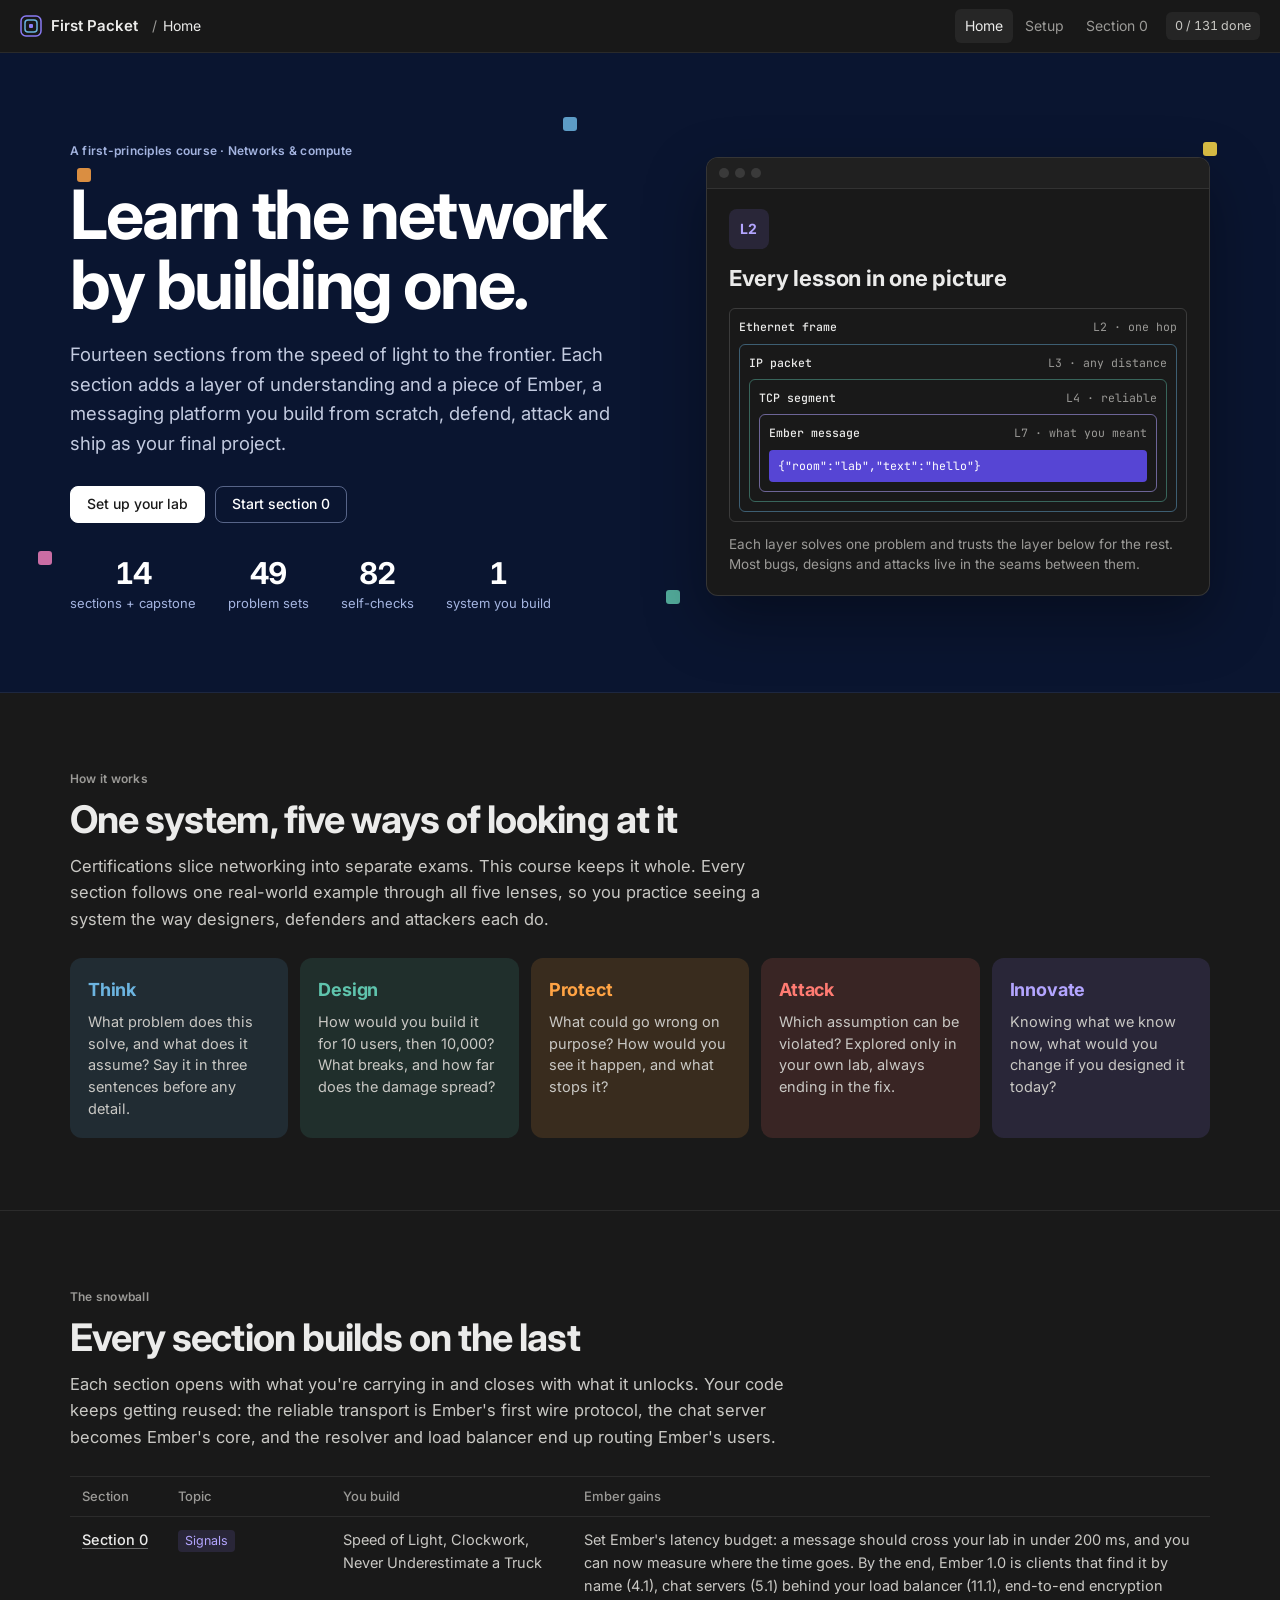
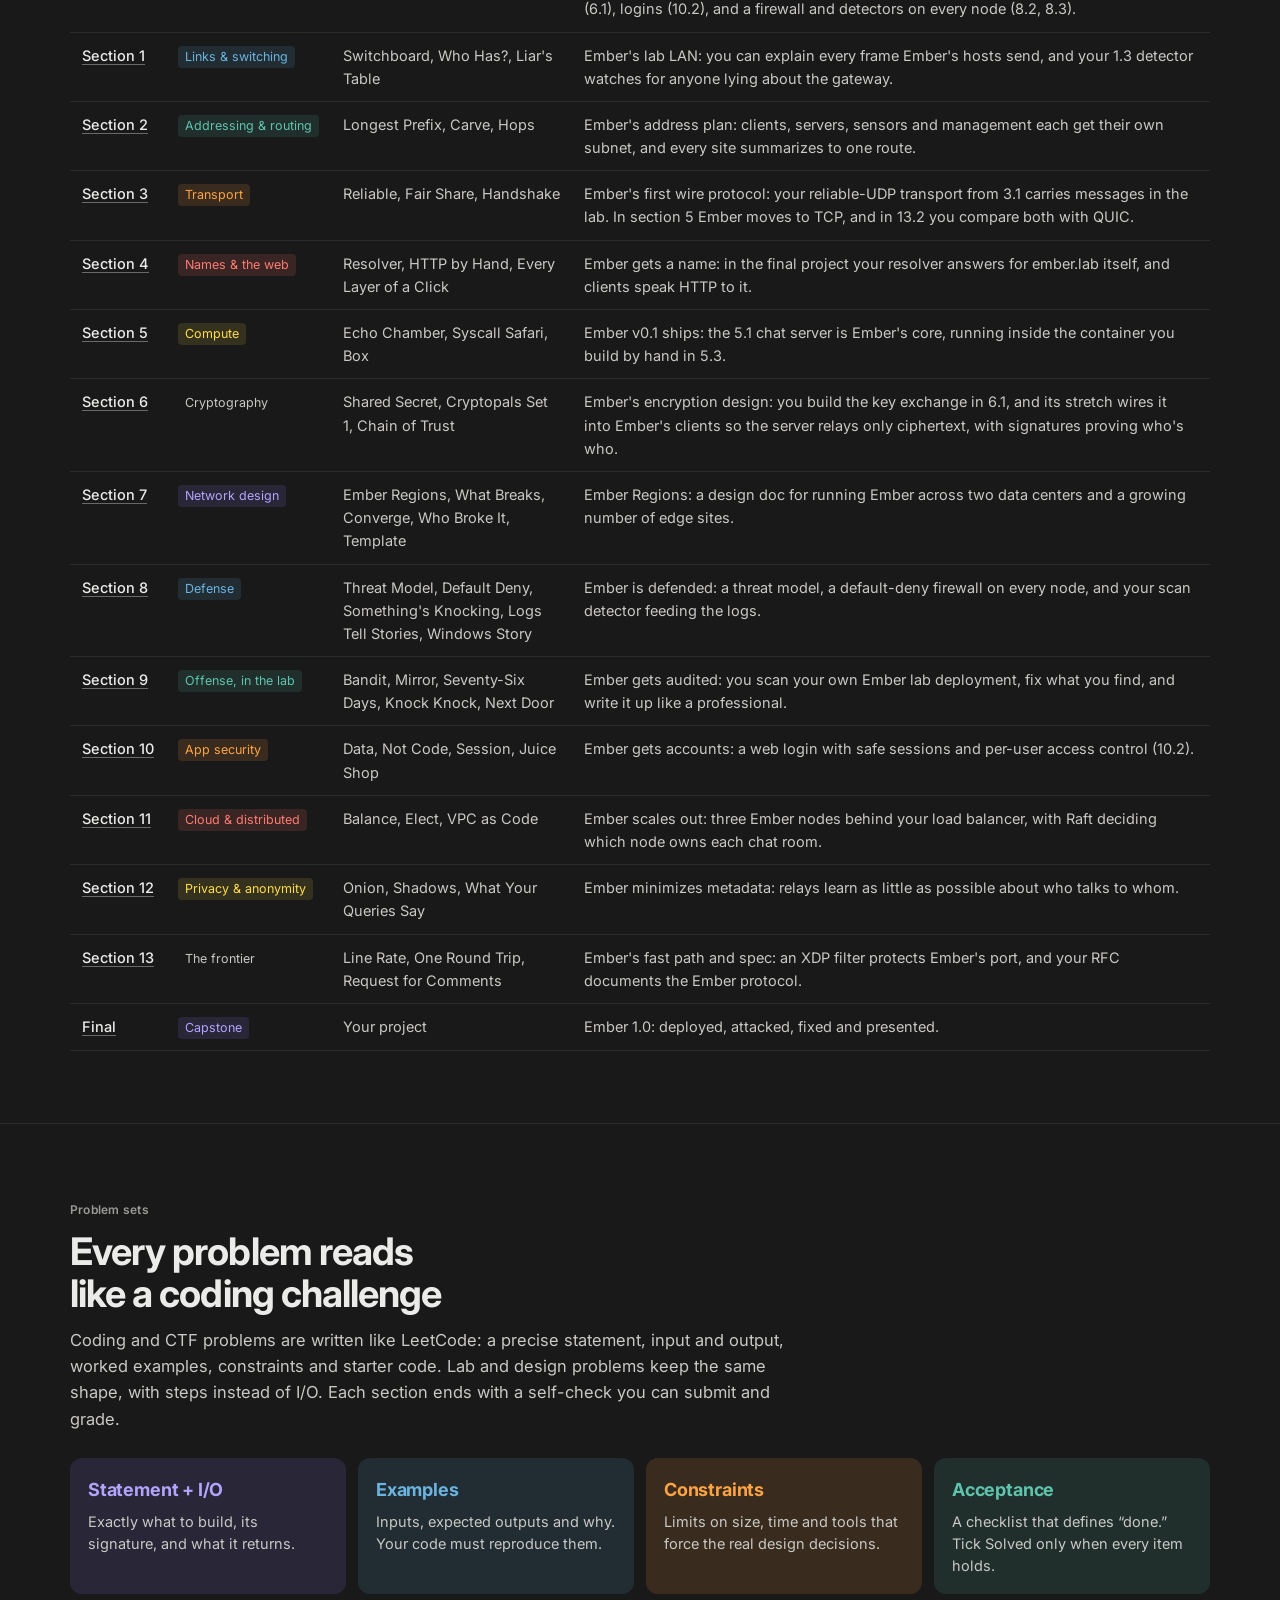
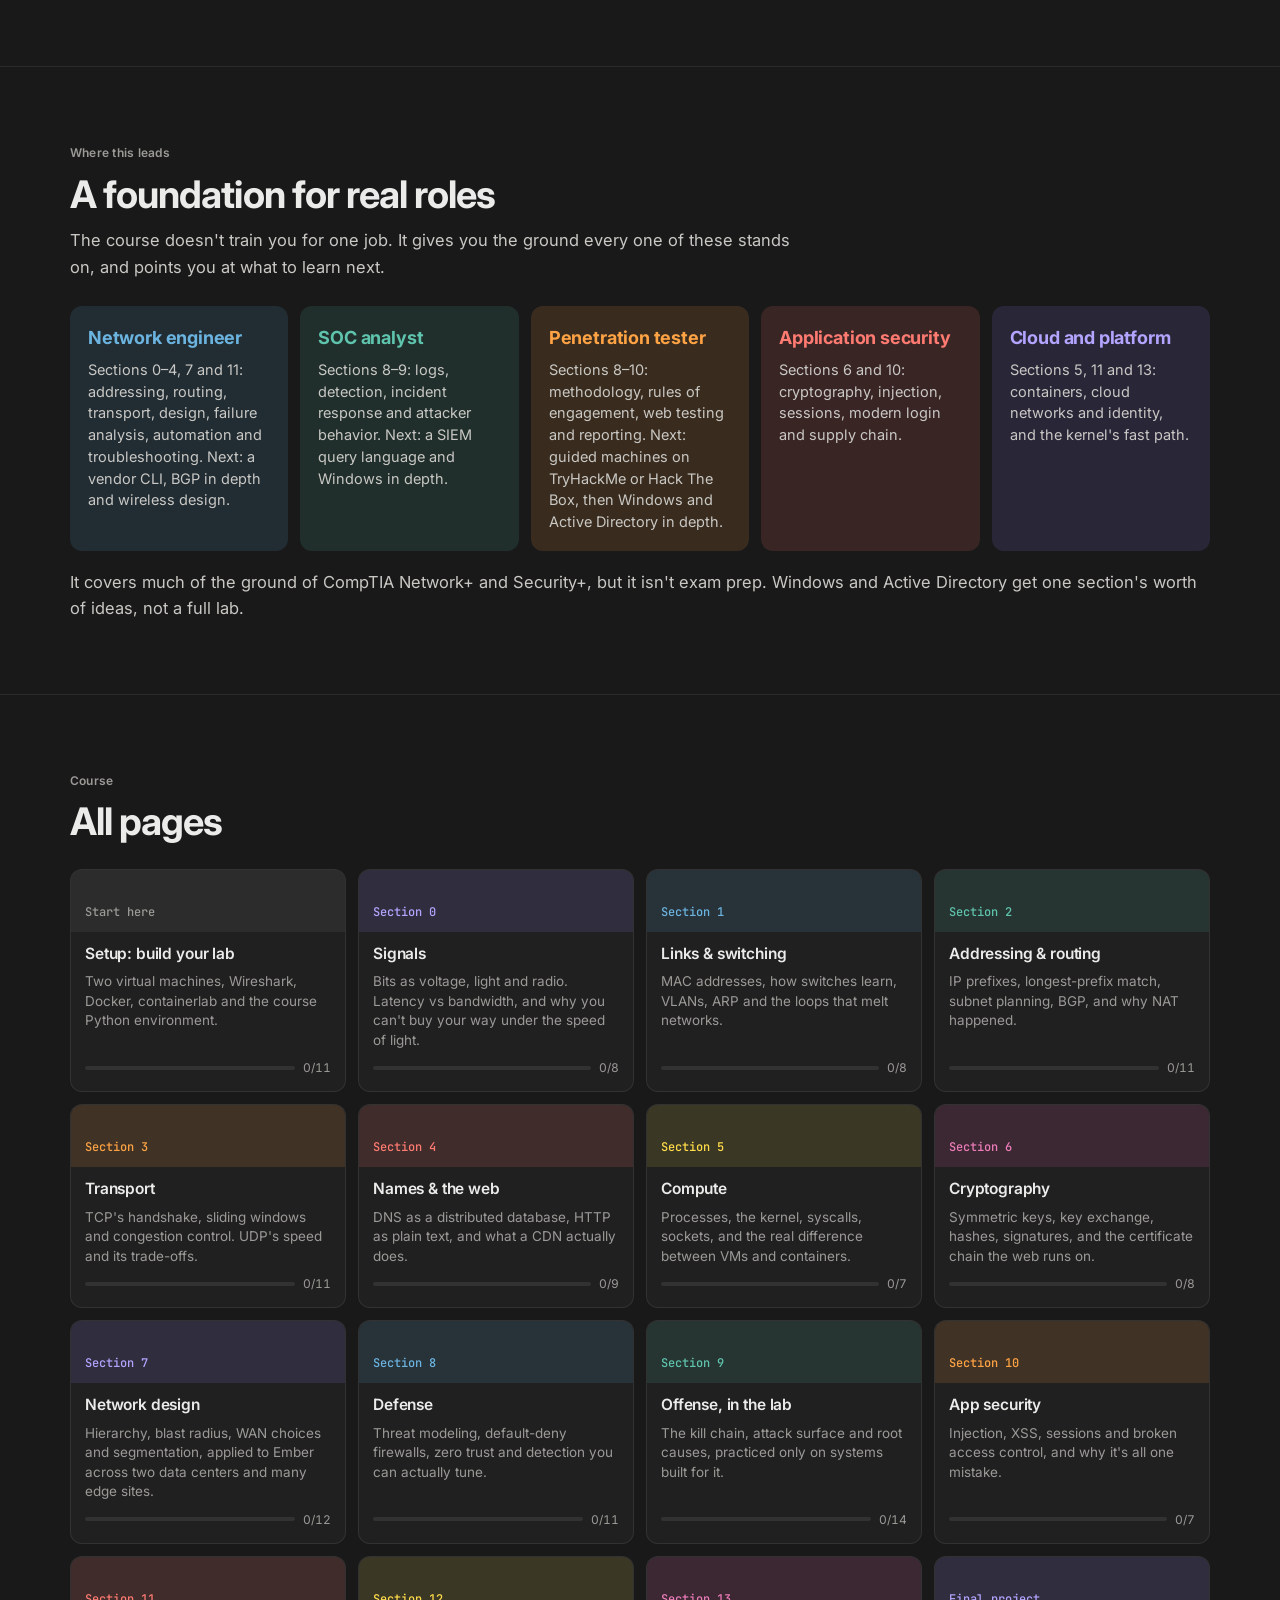
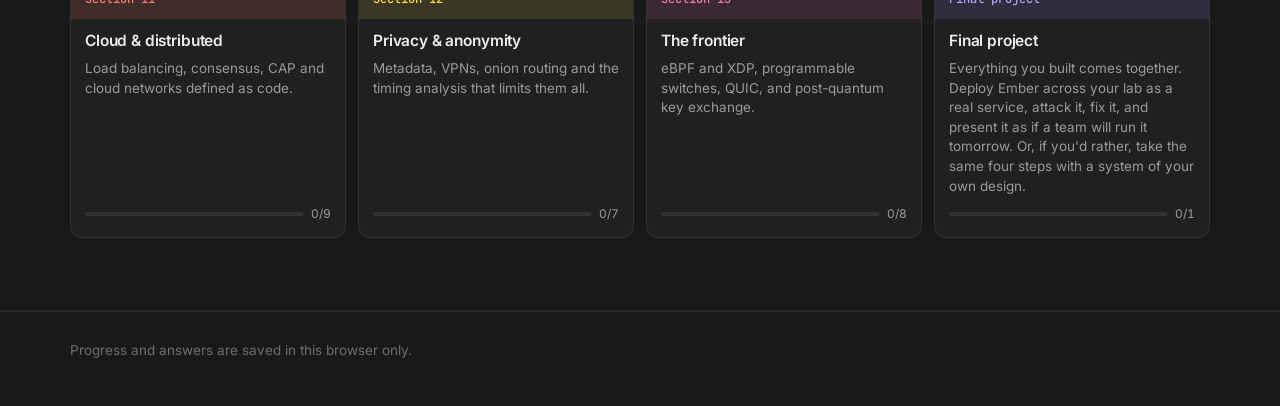
<file: index.html>
<!doctype html>
<html lang="en">
<head>
<meta charset="utf-8">
<meta name="viewport" content="width=device-width,initial-scale=1,viewport-fit=cover">
<style>:root{padding-top:env(safe-area-inset-top,0px);padding-bottom:env(safe-area-inset-bottom,0px)}body{margin:0}img{max-width:100%}[hidden]{display:none!important}</style>
</head>
<body>
<title>First Packet</title>
<meta name="claude:viewport-fit-sides" content="cover">
<link rel="preconnect" href="https://fonts.googleapis.com">
<link rel="preconnect" href="https://fonts.gstatic.com" crossorigin>
<link rel="stylesheet" href="https://fonts.googleapis.com/css2?family=Inter:wght@400;500;600;700&family=JetBrains+Mono:wght@400;500&display=swap">
<style>
/* Layout: Notion-style workspace. Landing = navy hero band + gallery + roadmap table; study = left page tree + centered 740px document column. Notion DESIGN.md adapted to a committed dark theme: Notion Sans (Inter), purple primary, rectangular 8px buttons, 12px cards, tinted callouts, hairline structure. */
:root{
  color-scheme:dark;
  --bg:#191919; --side:#202020; --soft:#202020; --raised:#262626; --deep:#141414; --navy:#0a1530; --navy-mid:#1a2a52;
  --ink:#ebebea; --body:#c9c8c4; --muted:#9b9a97; --faint:#6f6e69;
  --hair:rgba(255,255,255,.08); --hair2:rgba(255,255,255,.15);
  --primary:#5645d4; --primary-hover:#6a5ae0; --accent:#a99bff;
  --t-gray:rgba(255,255,255,.055); --t-purple:rgba(139,124,246,.14); --t-blue:rgba(82,156,202,.15); --t-green:rgba(77,171,154,.15); --t-orange:rgba(255,163,68,.14); --t-red:rgba(255,115,105,.14); --t-yellow:rgba(255,220,73,.12); --t-pink:rgba(226,85,161,.14);
  --c-purple:#b3a5ff; --c-blue:#6cb4e0; --c-green:#5fc4ad; --c-orange:#ffa344; --c-red:#ff7b72; --c-yellow:#ffdc49; --c-pink:#ec7cb9;
  --f:"Inter",ui-sans-serif,-apple-system,"Segoe UI",Helvetica,Arial,sans-serif;
  --f-mono:"JetBrains Mono",SFMono-Regular,Menlo,Consolas,monospace;
  --r:8px; --r-lg:12px;
}
*{box-sizing:border-box}
body{background:var(--bg);color:var(--ink);font-family:var(--f);font-size:16px;line-height:1.6;-webkit-font-smoothing:antialiased}
body::before{content:"";position:fixed;inset:0 0 auto;height:env(safe-area-inset-top,0px);z-index:40;background:var(--bg)}
a{color:var(--ink);text-decoration-color:rgba(255,255,255,.35);text-underline-offset:3px}
a:hover{text-decoration-color:var(--ink)}
:focus-visible{outline:2px solid var(--accent);outline-offset:2px;border-radius:4px}
h1,h2,h3,h4{margin:0;text-wrap:balance;letter-spacing:-.01em}
p{margin:0}
code{font-family:var(--f-mono);font-size:.84em;background:rgba(255,255,255,.07);color:#ff8e86;padding:.12em .36em;border-radius:4px}
.lbl{font-size:12px;font-weight:600;color:var(--muted);letter-spacing:.02em}
.wrap{max-width:1180px;margin:0 auto;padding-left:max(20px,env(safe-area-inset-left,0px));padding-right:max(20px,env(safe-area-inset-right,0px))}
button{font:inherit;color:inherit}
.btn{display:inline-flex;align-items:center;gap:8px;font-size:14px;font-weight:500;padding:9px 16px;border-radius:var(--r);border:1px solid var(--hair2);background:transparent;color:var(--ink);text-decoration:none;cursor:pointer;line-height:1.2}
.btn:hover{background:rgba(255,255,255,.06)}
.btn.primary{background:var(--primary);border-color:var(--primary);color:#fff}
.btn.primary:hover{background:var(--primary-hover)}
.btn.light{background:#fff;color:#1a1a1a;border-color:#fff}
.btn.light:hover{background:#e9e9e7}
.btn.sm{padding:6px 11px;font-size:13px}
[hidden]{display:none!important}

/* Top bar */
.top{position:sticky;top:env(safe-area-inset-top,0px);z-index:30;background:rgba(25,25,25,.94);backdrop-filter:blur(8px);border-bottom:1px solid var(--hair)}
.top .wrap{display:flex;align-items:center;gap:14px;height:52px;max-width:none}
.brand{display:flex;align-items:center;gap:9px;text-decoration:none;font-weight:600;font-size:15px}
.crumb{display:flex;align-items:center;gap:6px;font-size:14px;color:var(--muted);min-width:0;overflow:hidden;white-space:nowrap}
.crumb span:last-child{color:var(--ink);overflow:hidden;text-overflow:ellipsis}
.top nav{display:flex;gap:2px;margin-left:auto;align-items:center}
.top nav a{font-size:14px;color:var(--muted);text-decoration:none;padding:6px 10px;border-radius:6px}
.top nav a:hover,.top nav a.on{color:var(--ink);background:rgba(255,255,255,.06)}
.pchip{font-size:12.5px;color:var(--body);background:var(--t-gray);border-radius:6px;padding:4px 9px;font-variant-numeric:tabular-nums;white-space:nowrap;margin-left:6px}

/* Landing */
.hero{background:var(--navy);position:relative;overflow:hidden;border-bottom:1px solid var(--hair)}
.hero .wrap{position:relative;padding-block:84px 76px;display:grid;grid-template-columns:minmax(0,1.15fr) minmax(0,1fr);gap:56px;align-items:center}
.dots{position:absolute;inset:0;pointer-events:none}
.dots i{position:absolute;width:14px;height:14px;border-radius:3px;opacity:.85}
.hero .lbl{color:#a4b4e0}
.hero h1{font-size:clamp(40px,6vw,68px);font-weight:700;line-height:1.04;letter-spacing:-.035em;margin:16px 0 20px;color:#fff}
.hero .lede{font-size:18.5px;color:#c3cbe0;max-width:54ch}
.hero .ctas{display:flex;flex-wrap:wrap;gap:10px;margin-top:28px}
.hero .btn:not(.primary):not(.light){color:#fff;border-color:rgba(164,180,224,.5)}
.facts{display:flex;flex-wrap:wrap;gap:16px 32px;margin-top:34px}
.facts > div{text-align:center}
.facts b{display:block;font-size:30px;font-weight:700;letter-spacing:-.02em;color:#fff;font-variant-numeric:tabular-nums;line-height:1.1}
.facts span{font-size:13px;color:#a4b4e0}
.mock{background:var(--bg);border-radius:var(--r-lg);border:1px solid rgba(255,255,255,.12);overflow:hidden;box-shadow:0 24px 60px rgba(0,0,0,.35)}
.mock-bar{display:flex;gap:6px;padding:10px 12px;border-bottom:1px solid var(--hair);background:var(--side)}
.mock-bar i{width:10px;height:10px;border-radius:50%;background:#3a3a3a}
.mock-body{padding:20px 22px}
.mock-body .ic{width:40px;height:40px;border-radius:8px;background:var(--t-purple);color:var(--c-purple);display:grid;place-items:center;font-weight:700;font-size:14px}
.mock-body h4{font-size:22px;font-weight:700;margin:12px 0 12px}
.layer{border:1px solid var(--hair2);border-radius:6px;padding:9px;display:flex;flex-direction:column;gap:7px;font-family:var(--f-mono);font-size:11.5px}
.layer .lab{display:flex;justify-content:space-between;gap:10px;color:var(--muted)}
.layer .lab b{color:var(--ink);font-weight:500}
.layer.l2{border-color:rgba(108,180,224,.45)} .layer.l3{border-color:rgba(95,196,173,.45)} .layer.l4{border-color:rgba(179,165,255,.55)}
.payload{background:var(--primary);color:#fff;border-radius:4px;padding:7px 9px}
.mock-body p{margin-top:12px;font-size:13.5px;color:var(--muted);line-height:1.5}

.sec{padding-block:72px;border-bottom:1px solid var(--hair)}
.sec-h{margin-bottom:26px;max-width:720px}
.sec h2{font-size:clamp(28px,3.4vw,38px);font-weight:700;line-height:1.12;letter-spacing:-.025em;margin-top:8px}
.sec .intro{color:var(--body);margin-top:12px;font-size:16.5px}
.tints{display:grid;grid-template-columns:repeat(5,minmax(0,1fr));gap:12px}
.tints.four{grid-template-columns:repeat(4,minmax(0,1fr))}
.tint{border-radius:var(--r-lg);padding:18px;min-width:0}
.tint h3{font-size:18px;font-weight:700;margin-bottom:6px}
.tint p{font-size:14.5px;color:var(--body);line-height:1.5}
.tint.purple{background:var(--t-purple)} .tint.purple h3{color:var(--c-purple)}
.tint.blue{background:var(--t-blue)} .tint.blue h3{color:var(--c-blue)}
.tint.green{background:var(--t-green)} .tint.green h3{color:var(--c-green)}
.tint.red{background:var(--t-red)} .tint.red h3{color:var(--c-red)}
.tint.orange{background:var(--t-orange)} .tint.orange h3{color:var(--c-orange)}
.table{border-top:1px solid var(--hair);overflow-x:auto}
.table table{width:100%;border-collapse:collapse;min-width:640px;font-size:14.5px}
.table th{text-align:left;font-weight:500;color:var(--muted);font-size:13px;padding:9px 12px;border-bottom:1px solid var(--hair);white-space:nowrap}
.table td{padding:11px 12px;border-bottom:1px solid var(--hair);vertical-align:top;color:var(--body)}
.table td:first-child{white-space:nowrap}
.table td a{font-weight:500;color:var(--ink)}
.table tr:hover td{background:rgba(255,255,255,.025)}
.tag{display:inline-block;font-size:12.5px;padding:1px 7px;border-radius:4px;white-space:nowrap}
.tag.gray{background:rgba(255,255,255,.08);color:var(--body)}
.tag.purple{background:var(--t-purple);color:var(--c-purple)}
.tag.blue{background:var(--t-blue);color:var(--c-blue)}
.tag.green{background:var(--t-green);color:var(--c-green)}
.tag.orange{background:var(--t-orange);color:var(--c-orange)}
.tag.red{background:var(--t-red);color:var(--c-red)}
.tag.yellow{background:var(--t-yellow);color:var(--c-yellow)}
.gallery{display:grid;grid-template-columns:repeat(4,minmax(0,1fr));gap:12px}
.g-card{display:flex;flex-direction:column;background:var(--soft);border:1px solid var(--hair);border-radius:var(--r-lg);text-decoration:none;overflow:hidden;min-width:0;transition:background .15s}
.g-card:hover{background:var(--raised)}
.g-top{height:62px;display:flex;align-items:flex-end;padding:10px 14px;font-family:var(--f-mono);font-size:12px;font-weight:500}
.g-body{padding:12px 14px 14px;display:flex;flex-direction:column;gap:8px;flex:1}
.g-body h3{font-size:15.5px;font-weight:600;line-height:1.3}
.g-body p{font-size:13.5px;color:var(--muted);line-height:1.45;flex:1}
.meter{display:flex;align-items:center;gap:8px;font-size:12px;color:var(--muted);font-variant-numeric:tabular-nums}
.meter .bar{flex:1;height:4px;border-radius:2px;background:rgba(255,255,255,.08);overflow:hidden}
.meter .bar i{display:block;height:100%;background:var(--accent);width:0}
footer{padding-block:28px 44px;color:var(--faint);font-size:13.5px;border-top:1px solid var(--hair)}

/* Workspace */
.ws{display:grid;grid-template-columns:250px minmax(0,1fr);min-height:calc(100vh - 52px)}
.side{background:var(--side);border-right:1px solid var(--hair);padding:16px 8px 40px;position:sticky;top:calc(env(safe-area-inset-top,0px) + 52px);height:calc(100vh - 52px);overflow:auto}
.side .grp{font-size:12px;font-weight:600;color:var(--faint);padding:14px 10px 6px}
.side a{display:grid;grid-template-columns:22px minmax(0,1fr) auto;gap:8px;align-items:center;padding:5px 10px;border-radius:6px;text-decoration:none;color:var(--body);font-size:14px;line-height:1.35}
.side a:hover{background:rgba(255,255,255,.055)}
.side a.on{background:rgba(255,255,255,.08);color:var(--ink);font-weight:500}
.side .ic{width:20px;height:20px;border-radius:4px;display:grid;place-items:center;font-size:10.5px;font-weight:700;font-family:var(--f-mono);background:rgba(255,255,255,.07);color:var(--muted)}
.side a.on .ic{background:var(--t-purple);color:var(--c-purple)}
.side .s{font-size:11.5px;color:var(--faint);font-variant-numeric:tabular-nums}
.side .s.full{color:var(--c-green)}
.jump{display:none}
.doc{max-width:920px;margin:0 auto;padding:64px max(clamp(24px,4vw,56px),env(safe-area-inset-right,0px)) 120px max(clamp(24px,4vw,56px),env(safe-area-inset-left,0px));min-width:0;width:100%}
.p-icon{font-weight:700;font-size:15px;font-family:var(--f-mono);color:var(--c-purple)}
.p-icon+h1{margin-top:8px}
.doc h1{font-size:clamp(32px,4.4vw,42px);font-weight:700;line-height:1.15;letter-spacing:-.025em;margin:20px 0 22px}
.doc h2{font-size:24px;font-weight:700;letter-spacing:-.015em;margin:64px 0 16px;scroll-margin-top:72px}
.doc h3.sub{font-size:18px;font-weight:600;margin:28px 0 10px}
.doc > p, .doc .para{color:var(--body);font-size:16px}
.callout{display:flex;gap:12px;padding:16px 18px;border-radius:var(--r);background:var(--t-gray);margin:14px 0}
.callout .ci{flex:none;width:22px;height:22px;border-radius:5px;display:grid;place-items:center;font-size:12px;font-weight:700;margin-top:1px}
.callout .cb{min-width:0;color:var(--body);font-size:15.5px;line-height:1.6}
.callout .cb b{color:var(--ink);font-weight:600}
.callout .ct{font-weight:600;color:var(--ink);margin-bottom:4px;font-size:15px}
.callout ul{margin:6px 0 0;padding-left:18px}
.callout li{margin:3px 0}
.callout.purple{background:var(--t-purple)} .callout.purple .ci{background:rgba(139,124,246,.3);color:var(--c-purple)}
.callout.blue{background:var(--t-blue)} .callout.blue .ci{background:rgba(82,156,202,.3);color:var(--c-blue)}
.callout.green{background:var(--t-green)} .callout.green .ci{background:rgba(77,171,154,.3);color:var(--c-green)}
.callout.orange{background:var(--t-orange)} .callout.orange .ci{background:rgba(255,163,68,.28);color:var(--c-orange)}
.callout.red{background:var(--t-red)} .callout.red .ci{background:rgba(255,115,105,.28);color:var(--c-red)}
.callout.gray .ci{background:rgba(255,255,255,.1);color:var(--muted)}
.bigidea{font-size:19px;line-height:1.6;color:var(--ink)}
.bigidea b{font-weight:600;color:var(--c-purple)}

figure.fig{margin:0;background:var(--soft);border:1px solid var(--hair);border-radius:var(--r-lg);padding:18px 18px 14px}
figure.fig .scroll{overflow-x:auto}
figure.fig svg{display:block;width:100%;min-width:560px;height:auto;font-family:var(--f)}
figure.fig figcaption{margin-top:12px;font-size:14px;color:var(--muted);line-height:1.5}
.wire{overflow-x:auto;border:1px solid var(--hair);border-radius:var(--r);margin-top:14px}
.wire-in{display:flex;min-width:620px;font-family:var(--f-mono);font-size:11.5px}
.wire-in div{padding:8px 9px;border-right:1px solid var(--hair);display:flex;flex-direction:column;gap:2px;min-width:0}
.wire-in div:last-child{border-right:0}
.wire-in b{font-weight:500;color:var(--ink);white-space:nowrap}
.wire-in span{color:var(--muted)}
.wire-cap{font-family:var(--f-mono);font-size:11.5px;color:var(--muted);padding:6px 9px;border-top:1px solid var(--hair);background:var(--soft)}
.codeblock{position:relative;margin:10px 0}
.codeblock pre{margin:0;background:var(--soft);border-radius:var(--r);padding:16px 18px;padding-right:76px;font-family:var(--f-mono);font-size:13px;line-height:1.6;overflow-x:auto;color:var(--ink);white-space:pre}
.codeblock .lang{position:absolute;top:8px;left:14px;font-size:11px;color:var(--faint)}
.codeblock.has-lang pre{padding-top:28px}
.codeblock .copy{position:absolute;top:8px;right:8px}
.shell .p{color:var(--c-purple)} .shell .c{color:var(--faint)}

.ideas{display:flex;flex-direction:column;gap:12px}
.idea{background:var(--soft);border:1px solid var(--hair);border-radius:var(--r-lg);padding:20px 24px;min-width:0}
.idea h3{font-size:17px;font-weight:700;margin-bottom:6px}
.idea p{font-size:15.5px;color:var(--body);line-height:1.65}
.idea p.sum{color:var(--ink);font-weight:500}
.idea p + p{margin-top:10px}

.case-h{background:var(--soft);border:1px solid var(--hair);border-radius:var(--r-lg);overflow:hidden}
.case-top{padding:16px 18px;border-bottom:1px solid var(--hair)}
.case-top .lbl{display:block;margin-bottom:4px}
.case-top h3{font-size:18px;font-weight:700}
.lensrow{padding:16px 18px;border-bottom:1px solid var(--hair)}
.lensrow:last-child{border-bottom:0}
.lensrow h4{font-size:12.5px;font-weight:700;letter-spacing:.08em;text-transform:uppercase;margin-bottom:4px;color:var(--muted)}
.lensrow.blue h4{color:var(--c-blue)} .lensrow.green h4{color:var(--c-green)} .lensrow.red h4{color:var(--c-red)} .lensrow.purple h4{color:var(--c-purple)}
.lensrow p{color:var(--body);font-size:15.5px;line-height:1.6}

.terms{display:grid;grid-template-columns:repeat(2,minmax(0,1fr));gap:4px 28px;margin:0}
.terms > div{padding:12px 0;border-top:1px solid var(--hair);min-width:0}
.terms dt{font-size:15px;font-weight:600;color:var(--ink)}
.terms dd{margin:3px 0 0;font-size:14.5px;line-height:1.55;color:var(--body)}

/* In-browser editor */
.ide{border:1px solid var(--hair2);border-radius:var(--r);overflow:hidden;background:var(--deep)}
.ide-bar,.ide-foot{display:flex;align-items:center;gap:10px;padding:7px 10px;background:var(--soft);font-size:12.5px;color:var(--muted)}
.ide-bar{border-bottom:1px solid var(--hair)}
.ide-bar .ide-keys{margin-left:auto;color:var(--faint)}
.ide-foot{border-top:1px solid var(--hair)}
.ide-st{margin-right:auto}
.ide-code{display:block;width:100%;border:0;margin:0;padding:12px 14px;background:var(--deep);color:var(--ink);font-family:var(--f-mono);font-size:13px;line-height:1.6;white-space:pre;overflow:auto;tab-size:4;resize:vertical;outline:none}
.ide-code:focus{box-shadow:inset 0 0 0 1px var(--primary)}
.ide-out{border-top:1px solid var(--hair);padding:12px 14px;display:flex;flex-direction:column;gap:6px}
.ide-sum{font-weight:600;font-size:14.5px}
.ide-sum.ok,.ide-t.ok .mk{color:var(--c-green)} .ide-sum.bad,.ide-t.bad .mk{color:var(--c-red)}
.ide-t{font-size:14px;color:var(--body)}
.ide-t .mk{display:inline-block;width:20px;font-weight:700}
.ide-d{margin:6px 0 4px 20px;display:grid;gap:3px}
.ide-d b{font-size:12px;font-weight:600;color:var(--muted)}
.ide-d pre,.ide-log{margin:0;background:var(--soft);border-radius:6px;padding:8px 10px;font-family:var(--f-mono);font-size:12.5px;line-height:1.55;color:var(--ink);white-space:pre-wrap;overflow-wrap:anywhere}
.ide-note{font-size:14px;color:var(--muted)}

/* Problems */
.psets{display:flex;flex-direction:column;gap:16px}
.prob{border:1px solid var(--hair);border-radius:var(--r-lg);overflow:hidden;scroll-margin-top:70px;background:var(--bg)}
.prob.done{border-color:rgba(95,196,173,.5)}
.prob-h{display:grid;grid-template-columns:minmax(0,1fr) auto;gap:8px 16px;align-items:start;padding:16px 18px;background:var(--soft);border-bottom:1px solid var(--hair);cursor:pointer;list-style:none}
.prob-h::-webkit-details-marker{display:none}
.prob-h:hover h3{color:var(--accent)}
.prob>details:not([open])>.prob-h{border-bottom:0}
.prob-h .id{font-size:12.5px;color:var(--muted);font-family:var(--f-mono)}
.prob-h .id::before{content:"▸";display:inline-block;width:14px;font-size:11px;transition:transform .15s}
.prob>details[open]>.prob-h .id::before{transform:rotate(90deg)}
.prob-h h3{font-size:19px;font-weight:700;margin:2px 0 9px}
.prob-h .chips{display:flex;flex-wrap:wrap;align-items:center;gap:6px}
.prob-h .tools-l{font-size:12.5px;color:var(--muted);margin-right:2px}
.done-t{display:flex;align-items:center;gap:8px;font-size:13.5px;font-weight:500;color:var(--muted);cursor:pointer;white-space:nowrap;user-select:none;padding-top:2px}
.done-t input{width:17px;height:17px;margin:0;accent-color:var(--c-green);cursor:pointer}
.prob.done .done-t{color:var(--c-green)}
.prob-b{padding:4px 18px 18px}
.ps{margin-top:16px}
.ps > h4{font-size:13px;font-weight:600;color:var(--muted);margin-bottom:6px}
.ps p,.ps li{color:var(--body);font-size:15px}
.ps ul,.ps ol{margin:0;padding-left:20px}
.ps li{margin:3px 0}
.io{display:grid;grid-template-columns:repeat(2,minmax(0,1fr));gap:8px}
.io div{background:var(--soft);border-radius:var(--r);padding:10px 12px;min-width:0}
.io b{display:block;font-size:12px;font-weight:600;color:var(--muted);margin-bottom:3px}
.io span{font-size:14.5px;color:var(--body)}
.ex-n{font-size:13.5px;font-weight:600;margin-top:10px}
.ex{background:var(--soft);border-radius:var(--r);padding:11px 14px;font-family:var(--f-mono);font-size:12.8px;line-height:1.65;overflow-x:auto;margin-top:6px}
.ex .k{color:var(--muted)} .ex .v{color:var(--ink);white-space:pre}
.ex .why{display:block;font-family:var(--f);font-size:14px;color:var(--muted);margin-top:4px;white-space:normal}
.builds{font-size:13.5px;color:var(--c-blue);margin-top:10px}
.todo{list-style:none;padding-left:0!important}
.todo li{display:flex;gap:10px;align-items:baseline}
.todo li::before{content:"";flex:none;width:13px;height:13px;border:1.5px solid var(--muted);border-radius:3px;transform:translateY(2px)}
details.tog{margin:4px 0}
details.tog summary{cursor:pointer;list-style:none;display:flex;gap:6px;align-items:baseline;font-size:15px;color:var(--ink);padding:3px 0}
details.tog summary::-webkit-details-marker{display:none}
details.tog summary::before{content:"▸";color:var(--muted);font-size:12px;width:12px;transition:transform .15s;display:inline-block}
details.tog[open] summary::before{transform:rotate(90deg)}
details.tog .tb{padding:4px 0 6px 18px;color:var(--body);font-size:15px}
.links{display:flex;flex-direction:column;gap:2px}
.links a{display:flex;align-items:center;gap:8px;font-size:15px;padding:5px 6px;border-radius:6px;text-decoration:none;color:var(--body)}
.links a::before{content:"↗";color:var(--muted);font-size:13px}
.links a:hover{background:rgba(255,255,255,.05);color:var(--ink)}

/* Checks */
.checks{display:flex;flex-direction:column;gap:12px}
.q{border:1px solid var(--hair);border-radius:var(--r-lg);padding:16px 18px;background:var(--bg);scroll-margin-top:70px}
.q.ok{border-color:rgba(95,196,173,.55)} .q.bad{border-color:rgba(255,123,114,.45)} .q.part{border-color:rgba(255,163,68,.45)}
.q-h{display:flex;justify-content:space-between;gap:12px;align-items:center}
.q-h .st{font-size:12.5px;font-weight:600}
.q.ok .st{color:var(--c-green)} .q.bad .st{color:var(--c-red)} .q.part .st{color:var(--c-orange)}
.q p.prompt{font-size:16px;color:var(--ink);margin:8px 0 12px}
.opts{display:flex;flex-direction:column;gap:6px}
.opt{display:flex;gap:10px;align-items:flex-start;padding:9px 12px;border-radius:var(--r);cursor:pointer;font-size:15px;color:var(--body);background:var(--soft);border:1px solid transparent}
.opt:hover{background:var(--raised)}
.opt input{margin:4px 0 0;accent-color:var(--primary);flex:none}
.opt.right{background:var(--t-green);border-color:rgba(95,196,173,.5);color:var(--ink)}
.opt.wrong{background:var(--t-red);border-color:rgba(255,123,114,.4)}
.ans{display:flex;flex-wrap:wrap;gap:8px;align-items:center}
.ans input[type=text]{flex:1 1 220px;min-width:0;background:var(--soft);border:1px solid var(--hair2);border-radius:var(--r);padding:9px 12px;color:var(--ink);font:14.5px var(--f-mono)}
.ans input[type=text]:focus,textarea:focus{outline:none;border-color:var(--accent)}
.ans .unit{font-size:14px;color:var(--muted)}
textarea{width:100%;min-height:104px;background:var(--soft);border:1px solid var(--hair2);border-radius:var(--r);padding:11px 12px;color:var(--ink);font:15px/1.55 var(--f);resize:vertical}
.q .actions{display:flex;flex-wrap:wrap;gap:8px;margin-top:12px;align-items:center}
.q .err{font-size:13px;color:var(--c-red)}
.fb{margin-top:12px;padding:11px 14px;border-radius:var(--r);font-size:14.5px;line-height:1.55;color:var(--body)}
.fb b{color:var(--ink);font-weight:600}
.fb.ok{background:var(--t-green)} .fb.bad{background:var(--t-red)}
.model{margin-top:12px;padding:12px 14px;border-radius:var(--r);background:var(--t-blue);font-size:14.5px;color:var(--body)}
.model b{color:var(--c-blue);font-weight:600}
.self{display:flex;flex-wrap:wrap;gap:6px;margin-top:10px;align-items:center;font-size:13.5px;color:var(--muted)}
.score{display:flex;flex-wrap:wrap;gap:12px;align-items:center;justify-content:space-between;margin-bottom:12px}
.score b{font-size:20px;font-weight:700;font-variant-numeric:tabular-nums}
.score span{font-size:14px;color:var(--muted)}

.pager{display:grid;grid-template-columns:repeat(2,minmax(0,1fr));gap:10px;margin-top:56px;padding-top:24px;border-top:1px solid var(--hair)}
.pager a{display:flex;flex-direction:column;gap:2px;border:1px solid var(--hair);border-radius:var(--r);padding:12px 16px;text-decoration:none;min-width:0}
.pager a:hover{background:var(--soft)}
.pager a.next{text-align:right;grid-column:2}
.pager span{font-size:12.5px;color:var(--muted)}
.pager b{font-weight:600}

/* Setup checklist */
.verify{display:flex;flex-direction:column;gap:6px}
.vrow{display:grid;grid-template-columns:22px minmax(0,1fr);gap:10px;align-items:start;padding:10px 12px;border-radius:var(--r);background:var(--soft)}
.vrow input{width:17px;height:17px;margin:3px 0 0;accent-color:var(--c-green);cursor:pointer}
.vrow b{font-weight:600;font-size:15px}
.vrow code{display:inline-block;margin-top:4px;color:var(--ink);background:var(--deep)}
.vrow .exp{display:block;font-size:13.5px;color:var(--muted);margin-top:4px}
.vrow.on b{color:var(--c-green)}
.steps{counter-reset:s}
.step{display:grid;grid-template-columns:30px minmax(0,1fr);gap:12px;margin-top:26px}
.step .n{width:26px;height:26px;border-radius:6px;background:var(--t-purple);color:var(--c-purple);font-weight:700;font-size:13px;display:grid;place-items:center;margin-top:2px}
.step h3{font-size:18px;font-weight:700;margin-bottom:6px}
.step .sb{min-width:0}
.step p,.step li{color:var(--body);font-size:15.5px}
.step ul{padding-left:20px;margin:6px 0}

@media (max-width:1100px){.gallery{grid-template-columns:repeat(3,minmax(0,1fr))}.tints{grid-template-columns:repeat(3,minmax(0,1fr))}.tints.four{grid-template-columns:repeat(2,minmax(0,1fr))}}
@media (max-width:960px){
  .hero .wrap{grid-template-columns:minmax(0,1fr);gap:40px;padding-block:56px 52px}
  .gallery{grid-template-columns:repeat(2,minmax(0,1fr))}
  .ws{grid-template-columns:minmax(0,1fr)}
  .side{display:none}
  .jump{display:block;max-width:920px;margin:20px auto 0;padding-left:max(clamp(24px,4vw,56px),env(safe-area-inset-left,0px));padding-right:max(clamp(24px,4vw,56px),env(safe-area-inset-right,0px))}
  .jump select{width:100%;background:var(--soft);color:var(--ink);border:1px solid var(--hair2);border-radius:var(--r);padding:9px 12px;font:15px var(--f)}
  .doc{padding-top:28px}
}
@media (max-width:640px){
  .ide-bar .ide-keys{display:none}
  .top nav a.hide-s,.crumb{display:none}
  .tints,.tints.four,.io,.gallery,.terms{grid-template-columns:minmax(0,1fr)}
  .prob-h{grid-template-columns:minmax(0,1fr)}
  .pager{grid-template-columns:minmax(0,1fr)}
  .pager a.next{grid-column:1}
  .sec{padding-block:56px}
  .bigidea{font-size:17.5px}
  .idea{padding:16px 18px}
  .doc h2{margin-top:48px}
}
@media (prefers-reduced-motion:no-preference){
  .layer{animation:rise .6s ease-out both}
  .layer.l2{animation-delay:.12s}.layer.l3{animation-delay:.24s}.layer.l4{animation-delay:.36s}
  @keyframes rise{from{opacity:.3;transform:translateY(4px)}to{opacity:1;transform:none}}
}

</style>

<header class="top">
  <div class="wrap">
    <a class="brand" href="#home" aria-label="First Packet home">
      <svg width="22" height="22" viewBox="0 0 22 22" aria-hidden="true"><rect x="1" y="1" width="20" height="20" rx="5" fill="none" stroke="#8b7cf6" stroke-width="1.5"/><rect x="5" y="5" width="12" height="12" rx="3" fill="none" stroke="#6cb4e0" stroke-width="1.5"/><rect x="9" y="9" width="4" height="4" rx="1" fill="#8b7cf6"/></svg>
      First Packet
    </a>
    <div class="crumb"><span>/</span><span id="crumbCur">Home</span></div>
    <nav>
      <a href="#home" id="navHome">Home</a>
      <a href="#setup" class="hide-s">Setup</a>
      <a href="#w0" class="hide-s">Section 0</a>
      <span class="pchip" id="pchip">0 / 0 done</span>
    </nav>
  </div>
</header>

<main id="landing">
  <section class="hero">
    <div class="dots" aria-hidden="true">
      <i style="left:6%;top:18%;background:#ffa344"></i><i style="left:44%;top:10%;background:#6cb4e0"></i><i style="left:3%;top:78%;background:#ec7cb9"></i>
      <i style="left:52%;top:84%;background:#5fc4ad"></i><i style="left:94%;top:14%;background:#ffdc49"></i><i style="left:90%;top:80%;background:#b3a5ff"></i>
    </div>
    <div class="wrap">
      <div>
        <span class="lbl">A first-principles course · Networks &amp; compute</span>
        <h1>Learn the network by building one.</h1>
        <p class="lede">Fourteen sections from the speed of light to the frontier. Each section adds a layer of understanding and a piece of Ember, a messaging platform you build from scratch, defend, attack and ship as your final project.</p>
        <div class="ctas"><a class="btn light" href="#setup">Set up your lab</a><a class="btn" href="#w0">Start section 0</a></div>
        <div class="facts">
          <div><b id="factSec">14</b><span>sections + capstone</span></div>
          <div><b id="factPs">44</b><span>problem sets</span></div>
          <div><b id="factQ">64</b><span>self-checks</span></div>
          <div><b>1</b><span>system you build</span></div>
        </div>
      </div>
      <div class="mock" aria-label="Encapsulation: application data wrapped in TCP, IP and Ethernet headers">
        <div class="mock-bar"><i></i><i></i><i></i></div>
        <div class="mock-body">
          <div class="ic">L2</div>
          <h4>Every lesson in one picture</h4>
          <div class="layer l1"><div class="lab"><b>Ethernet frame</b><span>L2 · one hop</span></div>
            <div class="layer l2"><div class="lab"><b>IP packet</b><span>L3 · any distance</span></div>
              <div class="layer l3"><div class="lab"><b>TCP segment</b><span>L4 · reliable</span></div>
                <div class="layer l4"><div class="lab"><b>Ember message</b><span>L7 · what you meant</span></div>
                  <div class="payload">{"room":"lab","text":"hello"}</div>
                </div>
              </div>
            </div>
          </div>
          <p>Each layer solves one problem and trusts the layer below for the rest. Most bugs, designs and attacks live in the seams between them.</p>
        </div>
      </div>
    </div>
  </section>

  <section class="sec">
    <div class="wrap">
      <div class="sec-h"><span class="lbl">How it works</span><h2>One system, five ways of looking at it</h2><p class="intro">Certifications slice networking into separate exams. This course keeps it whole. Every section follows one real-world example through all five lenses, so you practice seeing a system the way designers, defenders and attackers each do.</p></div>
      <div class="tints">
        <div class="tint blue"><h3>Think</h3><p>What problem does this solve, and what does it assume? Say it in three sentences before any detail.</p></div>
        <div class="tint green"><h3>Design</h3><p>How would you build it for 10 users, then 10,000? What breaks, and how far does the damage spread?</p></div>
        <div class="tint orange"><h3>Protect</h3><p>What could go wrong on purpose? How would you see it happen, and what stops it?</p></div>
        <div class="tint red"><h3>Attack</h3><p>Which assumption can be violated? Explored only in your own lab, always ending in the fix.</p></div>
        <div class="tint purple"><h3>Innovate</h3><p>Knowing what we know now, what would you change if you designed it today?</p></div>
      </div>
    </div>
  </section>

  <section class="sec">
    <div class="wrap">
      <div class="sec-h"><span class="lbl">The snowball</span><h2>Every section builds on the last</h2><p class="intro">Each section opens with what you're carrying in and closes with what it unlocks. Your code keeps getting reused: the reliable transport is Ember's first wire protocol, the chat server becomes Ember's core, and the resolver and load balancer end up routing Ember's users.</p></div>
      <div class="table"><table>
        <thead><tr><th>Section</th><th>Topic</th><th>You build</th><th>Ember gains</th></tr></thead>
        <tbody id="roadmap"></tbody>
      </table></div>
    </div>
  </section>

  <section class="sec">
    <div class="wrap">
      <div class="sec-h"><span class="lbl">Problem sets</span><h2>Every problem reads like a coding challenge</h2><p class="intro">Coding and CTF problems are written like LeetCode: a precise statement, input and output, worked examples, constraints and starter code. Lab and design problems keep the same shape, with steps instead of I/O. Each section ends with a self-check you can submit and grade.</p></div>
      <div class="tints four">
        <div class="tint purple"><h3>Statement + I/O</h3><p>Exactly what to build, its signature, and what it returns.</p></div>
        <div class="tint blue"><h3>Examples</h3><p>Inputs, expected outputs and why. Your code must reproduce them.</p></div>
        <div class="tint orange"><h3>Constraints</h3><p>Limits on size, time and tools that force the real design decisions.</p></div>
        <div class="tint green"><h3>Acceptance</h3><p>A checklist that defines “done.” Tick Solved only when every item holds.</p></div>
      </div>
    </div>
  </section>

  <section class="sec">
    <div class="wrap">
      <div class="sec-h"><span class="lbl">Where this leads</span><h2>A foundation for real roles</h2><p class="intro">The course doesn't train you for one job. It gives you the ground every one of these stands on, and points you at what to learn next.</p></div>
      <div class="tints">
        <div class="tint blue"><h3>Network engineer</h3><p>Sections 0–4, 7 and 11: addressing, routing, transport, design, failure analysis, automation and troubleshooting. Next: a vendor CLI, BGP in depth and wireless design.</p></div>
        <div class="tint green"><h3>SOC analyst</h3><p>Sections 8–9: logs, detection, incident response and attacker behavior. Next: a SIEM query language and Windows in depth.</p></div>
        <div class="tint orange"><h3>Penetration tester</h3><p>Sections 8–10: methodology, rules of engagement, web testing and reporting. Next: guided machines on TryHackMe or Hack The Box, then Windows and Active Directory in depth.</p></div>
        <div class="tint red"><h3>Application security</h3><p>Sections 6 and 10: cryptography, injection, sessions, modern login and supply chain.</p></div>
        <div class="tint purple"><h3>Cloud and platform</h3><p>Sections 5, 11 and 13: containers, cloud networks and identity, and the kernel's fast path.</p></div>
      </div>
      <p class="intro" style="margin-top:18px">It covers much of the ground of CompTIA Network+ and Security+, but it isn't exam prep. Windows and Active Directory get one section's worth of ideas, not a full lab.</p>
    </div>
  </section>

  <section class="sec">
    <div class="wrap">
      <div class="sec-h"><span class="lbl">Course</span><h2>All pages</h2></div>
      <div class="gallery" id="gallery"></div>
    </div>
  </section>
  <footer><div class="wrap">Progress and answers are saved in this browser only.</div></footer>
</main>

<div id="workspace" class="ws" hidden>
  <aside class="side" id="side" aria-label="Course pages"></aside>
  <div style="min-width:0">
    <div class="jump" id="jump"></div>
    <main class="doc" id="doc"></main>
  </div>
</div>

<script>
(function(){
// One diagram per section. Single dark theme, so literal token hexes are used.
var C = {ink:'#ebebea', body:'#c9c8c4', muted:'#9b9a97', coral:'#8b7cf6', coralInk:'#b3a5ff', teal:'#5fc4ad', amber:'#ffa344', red:'#ff7b72', box:'#2a2a2a', deep:'#161616', line:'rgba(255,255,255,.2)'};
function svgWrap(id, h, label, body){
  return '<svg viewBox="0 0 720 '+h+'" role="img" aria-label="'+label+'" xmlns="http://www.w3.org/2000/svg">'
   + '<defs><marker id="m'+id+'" viewBox="0 0 10 10" refX="9" refY="5" markerWidth="7" markerHeight="7" orient="auto-start-reverse"><path d="M0 0L10 5L0 10z" fill="'+C.body+'"/></marker>'
   + '<marker id="c'+id+'" viewBox="0 0 10 10" refX="9" refY="5" markerWidth="7" markerHeight="7" orient="auto-start-reverse"><path d="M0 0L10 5L0 10z" fill="'+C.coral+'"/></marker></defs>'
   + body + '</svg>';
}
function T(x,y,s,o){o=o||{};return '<text x="'+x+'" y="'+y+'" font-size="'+(o.s||13)+'" fill="'+(o.c||C.ink)+'" text-anchor="'+(o.a||'middle')+'"'+(o.w?' font-weight="'+o.w+'"':'')+(o.m?' font-family="JetBrains Mono, monospace"':'')+'>'+s+'</text>';}
function R(x,y,w,h,o){o=o||{};return '<rect x="'+x+'" y="'+y+'" width="'+w+'" height="'+h+'" rx="'+(o.r||8)+'" fill="'+(o.f||C.box)+'" stroke="'+(o.st||C.line)+'"'+(o.dash?' stroke-dasharray="5 5"':'')+' stroke-width="'+(o.sw||1)+'"/>';}
function L(x1,y1,x2,y2,id,o){o=o||{};var col=o.c||C.body;return '<line x1="'+x1+'" y1="'+y1+'" x2="'+x2+'" y2="'+y2+'" stroke="'+col+'" stroke-width="'+(o.w||1.5)+'"'+(o.dash?' stroke-dasharray="5 5"':'')+(o.end===false?'':' marker-end="url(#'+(o.coral?'c':'m')+id+')"')+(o.start?' marker-start="url(#'+(o.coral?'c':'m')+id+')"':'')+'/>';}

var DIAGRAMS = {};

DIAGRAMS.w0 = {cap:'A link holds many bits at once (top). The delay for any one bit is four separate costs added together (bottom). Only propagation is fixed by physics.', svg:(function(){var i='0',b='';
  b+=R(20,40,120,52)+T(80,63,'Your laptop')+T(80,80,'sender',{s:11.5,c:C.muted});
  b+=R(580,40,120,52)+T(640,63,'Server')+T(640,80,'receiver',{s:11.5,c:C.muted});
  b+=L(140,66,578,66,i);
  for(var x=170;x<=530;x+=40){b+='<rect x="'+x+'" y="60" width="12" height="12" rx="2" fill="'+C.coral+'" opacity=".9"/>';}
  b+=T(360,32,'bits in flight = bandwidth × round-trip time',{s:12.5,c:C.muted});
  b+=T(20,128,'One-way delay is four costs added together:',{a:'start'});
  b+='<rect x="20" y="140" width="300" height="28" fill="'+C.coral+'"/><rect x="320" y="140" width="140" height="28" fill="'+C.teal+'"/><rect x="460" y="140" width="160" height="28" fill="'+C.amber+'"/><rect x="620" y="140" width="80" height="28" fill="#6f6e69"/>';
  b+=T(170,192,'Propagation')+T(390,192,'Transmission')+T(540,192,'Queuing')+T(660,192,'Processing');
  b+=T(170,209,'distance ÷ speed of light',{s:12,c:C.muted})+T(390,209,'size ÷ bandwidth',{s:12,c:C.muted})+T(540,209,'waiting behind others',{s:12,c:C.muted})+T(660,209,'device work',{s:12,c:C.muted});
  return svgWrap(i,225,'Latency diagram: bits in flight across a link, and one-way delay split into propagation, transmission, queuing and processing',b);})()};

DIAGRAMS.w1 = {cap:'Host A sends a frame to D. The switch records "A is on port 1" from the source address, but has never seen D, so it floods the frame out every other port. Once D replies, the switch learns D too and stops flooding.', svg:(function(){var i='1',b='';
  b+=R(60,30,420,70,{r:10})+T(270,58,'Switch',{s:14,w:600});
  var cx=[120,230,340,450],n=['A','B','C','D'];
  for(var k=0;k<4;k++){b+=T(cx[k],88,'port '+(k+1),{s:11.5,c:C.muted});b+=R(cx[k]-45,200,90,40)+T(cx[k],225,'Host '+n[k]);}
  b+=L(120,198,120,103,i,{coral:true,c:C.coral,w:2});
  b+=T(130,155,'frame A → D',{s:12,c:C.coralInk,a:'start'});
  for(var k=1;k<4;k++){b+=L(cx[k],100,cx[k],197,i,{dash:true,c:C.muted});}
  b+=T(285,155,'flood',{s:12,c:C.muted})+T(395,155,'flood',{s:12,c:C.muted});
  b+=L(482,60,527,60,i,{dash:true,coral:true,c:C.coral});
  b+=R(530,30,170,150,{f:C.deep})+T(548,54,'MAC table',{a:'start',w:600});
  b+=T(548,80,'MAC',{s:11.5,c:C.muted,a:'start'})+T(620,80,'Port',{s:11.5,c:C.muted,a:'start'});
  b+='<line x1="540" y1="88" x2="690" y2="88" stroke="'+C.line+'"/>';
  b+=T(548,112,'A',{m:1,c:C.coralInk,a:'start'})+T(620,112,'1 · learned',{s:12.5,c:C.coralInk,a:'start'});
  b+=T(548,138,'D',{m:1,c:C.muted,a:'start'})+T(620,138,'unknown',{s:12.5,c:C.muted,a:'start'});
  return svgWrap(i,260,'Learning switch: a frame from host A to unknown host D is flooded while the switch learns A is on port 1',b);})()};

DIAGRAMS.w2 = {cap:'Four routes all match 10.40.12.7. The router picks the one with the most matching bits, the /24, so the packet goes to Site 12. The default route only wins when nothing more specific exists.', svg:(function(){var i='2',b='';
  b+=R(20,112,180,56)+T(110,134,'Packet')+T(110,154,'dst 10.40.12.7',{s:12.5,m:1,c:C.coralInk});
  b+=L(200,140,236,140,i);
  b+=R(240,20,460,240,{f:C.deep,r:10});
  b+=T(258,44,'PREFIX',{s:11,c:C.muted,a:'start',w:600})+T(440,44,'NEXT HOP',{s:11,c:C.muted,a:'start',w:600})+T(590,44,'MATCH?',{s:11,c:C.muted,a:'start',w:600});
  b+='<rect x="241" y="183" width="458" height="41" fill="rgba(139,124,246,.16)" stroke="'+C.coral+'"/>';
  var rows=[['0.0.0.0/0','Internet edge','✓ 0 bits'],['10.0.0.0/8','Core','✓ 8 bits'],['10.40.0.0/16','Division','✓ 16 bits'],['10.40.12.0/24','Site 12','✓ 24 bits · wins'],['10.41.0.0/16','Division B','✗ no match']];
  for(var k=0;k<5;k++){var y=56+k*42+25;var col=k==3?C.coralInk:(k==4?C.muted:C.ink);
    b+=T(258,y,rows[k][0],{m:1,s:12.5,c:col,a:'start'})+T(440,y,rows[k][1],{c:col,a:'start'})+T(590,y,rows[k][2],{s:12.5,c:col,a:'start'});
    if(k<4&&k!=2&&k!=3)b+='<line x1="250" y1="'+(56+(k+1)*42)+'" x2="690" y2="'+(56+(k+1)*42)+'" stroke="'+C.line+'" opacity=".5"/>';}
  b+='<line x1="250" y1="56" x2="690" y2="56" stroke="'+C.line+'"/>';
  return svgWrap(i,280,'Longest prefix match: destination 10.40.12.7 matches four routes and the /24 wins',b);})()};

DIAGRAMS.w3 = {cap:'Three packets set up the connection, and each side confirms the other\'s starting sequence number plus one. Data can only flow after a full round trip, which is why new connections feel slow on long links.', svg:(function(){var i='3',b='';
  b+=T(200,34,'Client',{w:600})+T(560,34,'Server',{w:600});
  b+='<line x1="200" y1="46" x2="200" y2="290" stroke="'+C.line+'" stroke-width="2"/><line x1="560" y1="46" x2="560" y2="290" stroke="'+C.line+'" stroke-width="2"/>';
  b+=L(200,70,557,104,i)+T(380,76,'SYN · seq = 1000',{s:12.5,m:1});
  b+=L(560,122,203,156,i)+T(380,130,'SYN-ACK · seq = 5000, ack = 1001',{s:12.5,m:1});
  b+=L(200,174,557,208,i)+T(380,180,'ACK · ack = 5001',{s:12.5,m:1});
  b+=L(200,228,557,262,i,{coral:true,c:C.coral,w:2})+T(380,234,'data: GET / HTTP/1.1',{s:12.5,m:1,c:C.coralInk});
  b+='<path d="M180 70 H172 V156 H180" fill="none" stroke="'+C.amber+'" stroke-width="1.5"/>';
  b+=T(162,110,'1 round trip',{s:12.5,c:C.amber,a:'end'})+T(162,126,'before any data',{s:12,c:C.muted,a:'end'});
  return svgWrap(i,300,'TCP three-way handshake: SYN, SYN-ACK, ACK, then data, costing one round trip',b);})()};

DIAGRAMS.w4 = {cap:'Your laptop asks one question. The recursive resolver does the legwork: the root points it to .com, .com points it to example.com\'s name server, and that server gives the address. Every answer is cached, so the next lookup usually skips most of this.', svg:(function(){var i='4',b='';
  b+=R(20,118,120,54)+T(80,140,'Your laptop')+T(80,157,'stub resolver',{s:11.5,c:C.muted});
  b+=R(220,118,150,54)+T(295,140,'Recursive resolver')+T(295,157,'does the legwork',{s:11.5,c:C.muted});
  b+=L(140,135,218,135,i)+T(180,127,'1 · query',{s:11.5,c:C.muted});
  b+=L(218,158,142,158,i)+T(180,177,'8 · answer',{s:11.5,c:C.muted});
  b+=R(520,20,180,52)+T(610,42,'Root server')+T(610,60,'→ try the .com servers',{s:11.5,c:C.muted});
  b+=R(520,119,180,52)+T(610,141,'.com TLD server')+T(610,159,'→ try example.com\'s NS',{s:11.5,c:C.muted});
  b+=R(520,218,180,52,{st:C.teal})+T(610,240,'Authoritative NS')+T(610,258,'93.184.215.14',{s:12,m:1,c:C.teal});
  b+=L(370,128,518,48,i,{start:true})+T(452,104,'2 · 3',{s:11.5,c:C.muted});
  b+=L(370,145,518,145,i,{start:true})+T(444,138,'4 · 5',{s:11.5,c:C.muted});
  b+=L(370,162,518,242,i,{start:true})+T(452,186,'6 · 7',{s:11.5,c:C.muted});
  return svgWrap(i,290,'DNS resolution: a recursive resolver queries the root, the .com TLD, then the authoritative name server',b);})()};

DIAGRAMS.w5 = {cap:'Programs live in user space and can\'t touch hardware. Every network operation crosses the syscall boundary into the kernel, which runs TCP/IP and drives the network card. Containers share this one kernel, while VMs each bring their own.', svg:(function(){var i='5',b='';
  b+=R(20,20,680,86,{f:'#1e1e1e',r:10})+T(36,40,'USER SPACE',{s:11,c:C.muted,a:'start',w:600});
  b+=R(60,52,140,40)+T(130,77,'curl')+R(230,52,140,40)+T(300,77,'nginx')+R(400,52,170,40)+T(485,77,'your chat server');
  b+='<line x1="20" y1="124" x2="700" y2="124" stroke="'+C.coral+'" stroke-width="1.5" stroke-dasharray="6 5"/>';
  b+=T(36,118,'syscall boundary: socket() · connect() · send() · recv()',{s:12,c:C.coralInk,a:'start',m:1});
  b+=R(20,134,680,96,{f:'#1e1e1e',r:10})+T(36,154,'KERNEL',{s:11,c:C.muted,a:'start',w:600});
  b+=R(60,166,130,44)+T(125,193,'TCP/IP stack')+R(210,166,130,44)+T(275,193,'Scheduler')+R(360,166,130,44)+T(425,193,'Memory')+R(510,166,170,44)+T(595,193,'Device drivers');
  b+=R(20,246,680,40,{f:'#1e1e1e',r:10})+T(360,271,'Hardware: network card · CPU · RAM · disk',{c:C.muted});
  b+=L(125,93,125,163,i,{coral:true,c:C.coral,w:2})+L(125,211,125,244,i,{coral:true,c:C.coral,w:2});
  return svgWrap(i,300,'Operating system layers: user-space programs cross the syscall boundary into the kernel, which drives the hardware',b);})()};

DIAGRAMS.w6 = {cap:'Alice and Bob each keep a secret and send only g raised to it. Each combines the other\'s public value with their own secret and gets the same number, 2. Eve sees everything on the wire and still can\'t compute it, but she could stand in the middle unless Bob\'s value is signed.', svg:(function(){var i='6',b='';
  b+=T(110,30,'Alice',{w:600})+T(360,30,'The public wire',{w:600})+T(610,30,'Bob',{w:600});
  b+='<rect x="250" y="44" width="220" height="222" rx="10" fill="'+C.deep+'" stroke="'+C.muted+'" stroke-dasharray="5 5"/>';
  b+=T(360,72,'p = 23, g = 5',{m:1,s:12.5})+T(360,90,'agreed in public',{s:11.5,c:C.muted});
  b+=R(20,56,180,44,{st:C.amber})+T(110,83,'secret a = 6',{m:1,s:12.5,c:C.amber});
  b+=R(20,120,180,44)+T(110,147,'A = 5⁶ mod 23 = 8',{m:1,s:12.5});
  b+=R(20,216,180,44,{st:C.teal})+T(110,243,'s = 19⁶ mod 23 = 2',{m:1,s:12.5,c:C.teal});
  b+=R(520,56,180,44,{st:C.amber})+T(610,83,'secret b = 15',{m:1,s:12.5,c:C.amber});
  b+=R(520,120,180,44)+T(610,147,'B = 5¹⁵ mod 23 = 19',{m:1,s:12.5});
  b+=R(520,216,180,44,{st:C.teal})+T(610,243,'s = 8¹⁵ mod 23 = 2',{m:1,s:12.5,c:C.teal});
  b+=L(200,132,517,132,i)+T(360,124,'A = 8',{m:1,s:12.5});
  b+=L(520,154,203,154,i)+T(360,172,'B = 19',{m:1,s:12.5});
  b+=T(360,226,'Eve sees p, g, A, B',{s:12.5,c:C.coralInk})+T(360,244,'but never a, b or s',{s:12,c:C.muted});
  return svgWrap(i,280,'Diffie-Hellman key exchange with small numbers: both sides compute shared secret 2 while an eavesdropper sees only public values',b);})()};

DIAGRAMS.w7 = {cap:'Ember runs in two data centers that can each carry the full load, and every edge site has two paths, one to each. Each function gets its own segment, and traffic between segments must pass the site firewall, so a compromised sensor can’t reach Ember’s servers. As drawn, the single site router and site switch are still single points of failure for that site, and 7.2 asks what you’d change.', svg:(function(){var i='7',b='';
  b+=R(60,16,240,46)+T(180,36,'Data center A')+T(180,53,'Ember nodes + database',{s:11.5,c:C.muted});
  b+=R(420,16,240,46)+T(540,36,'Data center B')+T(540,53,'Ember nodes + replica',{s:11.5,c:C.muted});
  b+=L(300,39,418,39,i,{start:true})+T(360,31,'replication',{s:11.5,c:C.muted});
  b+='<rect x="20" y="126" width="680" height="214" rx="12" fill="none" stroke="'+C.muted+'" stroke-dasharray="5 5"/>'+T(36,146,'EDGE SITE 12',{s:11,c:C.muted,a:'start',w:600});
  b+=L(180,62,298,146,i,{start:true})+T(232,106,'primary',{s:12,c:C.body,a:'end'});
  b+=L(540,62,422,146,i,{start:true,coral:true,c:C.coral,dash:true})+T(488,106,'backup · LTE',{s:12,c:C.coralInk,a:'start'});
  b+=R(210,148,300,42)+T(360,174,'Site router / firewall');
  b+=L(360,190,360,213,i);
  b+=R(260,216,200,38)+T(360,240,'Site switch');
  var xs=[40,200,360,520],nm=['Ember servers','Operators','Sensors / IoT','Visitor Wi-Fi'];
  for(var k=0;k<4;k++){b+='<line x1="360" y1="254" x2="'+(xs[k]+70)+'" y2="291" stroke="'+C.line+'" stroke-width="1.5"/>';
    b+=(k==0?R(xs[k],292,140,36,{f:'rgba(139,124,246,.16)',st:C.coral}):R(xs[k],292,140,36))+T(xs[k]+70,315,nm[k],{c:k==0?C.coralInk:C.ink});}
  return svgWrap(i,350,'Ember Regions: two data centers with replication, and an edge site dual-homed to both with four segmented networks',b);})()};

DIAGRAMS.w8 = {cap:'Traffic passes a default-deny firewall into a DMZ, and each tier only accepts the port it needs from the tier in front of it. An IDS watches a copy of the traffic, and every layer sends logs to one place where people can search them.', svg:(function(){var i='8',b='';
  b+=T(375,24,'DMZ',{s:11,c:C.muted,w:600})+T(585,24,'INTERNAL · SEGMENTED',{s:11,c:C.muted,w:600});
  b+=R(20,40,100,50)+T(70,70,'Internet');
  b+=R(160,40,120,50,{st:C.coral})+T(220,61,'Firewall')+T(220,78,'default deny',{s:11.5,c:C.coralInk});
  b+=R(320,40,110,50)+T(375,70,'Web tier')+R(470,40,100,50)+T(520,70,'App tier')+R(610,40,90,50)+T(655,70,'Database');
  b+=L(120,65,158,65,i)+L(280,65,318,65,i)+L(430,65,468,65,i)+L(570,65,608,65,i);
  b+=T(139,57,'any',{s:11,c:C.muted,m:1})+T(299,57,'443',{s:11,c:C.muted,m:1})+T(449,57,'8080',{s:11,c:C.muted,m:1})+T(589,57,'5432',{s:11,c:C.muted,m:1});
  b+=L(299,70,299,148,i,{dash:true,c:C.muted,w:1.2});
  b+=R(230,150,140,44)+T(300,170,'IDS sensor')+T(300,186,'copy of traffic',{s:11.5,c:C.muted});
  b+=R(450,150,250,44,{st:C.teal})+T(575,170,'SIEM')+T(575,186,'logs and alerts in one place',{s:11.5,c:C.muted});
  b+=L(370,172,448,172,i,{dash:true,c:C.muted,w:1.2})+L(400,90,478,148,i,{dash:true,c:C.muted,w:1.2})+L(525,90,555,148,i,{dash:true,c:C.muted,w:1.2})+L(655,90,640,148,i,{dash:true,c:C.muted,w:1.2});
  return svgWrap(i,210,'Defense in depth: firewall, DMZ web tier, internal app and database tiers with per-port rules, an IDS sensor and a SIEM collecting logs',b);})()};

DIAGRAMS.w9 = {cap:'An intrusion is a chain of steps, and each step has a control that can break it. In the 2017 Equifax breach, a missed patch let attackers in, weak segmentation let them reach many databases, and an expired certificate on an inspection device let the data leave unseen for 76 days.', svg:(function(){var i='9',b='';
  b+=T(20,22,'Attacker\'s path →',{s:12,c:C.muted,a:'start'});
  var xs=[20,160,300,440,580],st=[['Recon'],['Initial access'],['Persistence'],['Lateral','movement'],['Objective']],ct=[['Shrink attack','surface'],['MFA +','patching'],['EDR +','baselines'],['Segment','the network'],['Egress','filtering']];
  for(var k=0;k<5;k++){var cx=xs[k]+56;
    b+=R(xs[k],34,112,50)+(st[k].length==1?T(cx,63,st[k][0]):T(cx,55,st[k][0])+T(cx,72,st[k][1]));
    if(k<4)b+=L(xs[k]+112,59,xs[k+1]-2,59,i);
    b+='<line x1="'+cx+'" y1="84" x2="'+cx+'" y2="128" stroke="'+C.muted+'" stroke-dasharray="4 4"/>';
    var hl=k==3;b+=(hl?R(xs[k],130,112,56,{f:'rgba(139,124,246,.16)',st:C.coral}):R(xs[k],130,112,56,{f:C.deep}))+T(cx,154,ct[k][0],{s:12.5,c:hl?C.coralInk:C.body})+T(cx,171,ct[k][1],{s:12.5,c:hl?C.coralInk:C.body});}
  b+=T(20,212,'Defenders win by breaking any one link.',{s:12,c:C.muted,a:'start'});
  return svgWrap(i,225,'A simplified attack chain: recon, initial access, persistence, lateral movement and objective, each with a defensive control below it',b);})()};

DIAGRAMS.w10 = {cap:'A user named O\'Brien breaks the concatenated query, because their apostrophe ends the string early and the rest gets parsed as SQL. An attacker uses the same flaw on purpose. Parameterized queries send the value separately, so it can never become code.', svg:(function(){var i='10',b='';
  b+=R(20,16,330,220,{f:C.deep,r:10})+R(370,16,330,220,{f:C.deep,r:10});
  b+=T(40,44,'Concatenated',{s:14,w:600,c:C.red,a:'start'})+T(40,62,'input pasted into the query text',{s:12,c:C.muted,a:'start'});
  b+=T(40,100,'SELECT id FROM users',{m:1,s:13,a:'start'});
  b+='<text x="40" y="122" font-size="13" font-family="JetBrains Mono, monospace" fill="'+C.ink+'">WHERE name = \'O\'<tspan fill="'+C.red+'">Brien\'</tspan></text>';
  b+=T(40,178,'✗ The quote ends the string early.',{s:13,c:C.red,a:'start'})+T(40,198,'Brien\' is parsed as SQL: syntax error.',{s:12,c:C.muted,a:'start'});
  b+=T(390,44,'Parameterized',{s:14,w:600,c:C.teal,a:'start'})+T(390,62,'query and data sent separately',{s:12,c:C.muted,a:'start'});
  b+=T(390,100,'SELECT id FROM users',{m:1,s:13,a:'start'})+T(390,122,'WHERE name = ?',{m:1,s:13,a:'start'});
  b+='<text x="390" y="146" font-size="12.5" fill="'+C.muted+'">value bound: <tspan font-family="JetBrains Mono, monospace" fill="'+C.teal+'">O\'Brien</tspan></text>';
  b+=T(390,178,'✓ The value can never become code.',{s:13,c:C.teal,a:'start'})+T(390,198,'Any name works, apostrophes included.',{s:12,c:C.muted,a:'start'});
  return svgWrap(i,250,'Concatenated SQL breaks on the name O\'Brien while a parameterized query handles it safely',b);})()};

DIAGRAMS.w11 = {cap:'A partition splits a five-node cluster. Only the side with a majority (3 of 5) can elect a leader and accept writes, and the minority refuses rather than risk two conflicting leaders. This is CAP in one picture: during the split, the minority gives up availability to stay consistent.', svg:(function(){var i='11',b='';
  b+='<line x1="360" y1="16" x2="360" y2="200" stroke="'+C.coral+'" stroke-width="1.5" stroke-dasharray="6 5"/>'+T(368,30,'network partition',{s:12,c:C.coralInk,a:'start'});
  b+='<line x1="100" y1="90" x2="250" y2="90" stroke="'+C.line+'" stroke-width="1.5"/><line x1="100" y1="90" x2="175" y2="170" stroke="'+C.line+'" stroke-width="1.5"/><line x1="250" y1="90" x2="175" y2="170" stroke="'+C.line+'" stroke-width="1.5"/><line x1="480" y1="110" x2="620" y2="110" stroke="'+C.line+'" stroke-width="1.5"/>';
  function node(x,y,lab,lead){return '<circle cx="'+x+'" cy="'+y+'" r="26" fill="'+(lead?C.coral:C.box)+'" stroke="'+(lead?C.coral:C.line)+'"/>'+T(x,y+4.5,lab,{s:13,w:600,c:lead?'#ffffff':C.ink});}
  b+=node(100,90,'N1')+node(250,90,'N2',true)+node(175,170,'N3')+node(480,110,'N4')+node(620,110,'N5');
  b+=T(250,52,'leader, term 4',{s:12,c:C.coralInk});
  b+=T(175,226,'3 of 5 · majority ✓',{s:13,c:C.teal,w:600})+T(175,244,'elects a leader, accepts writes',{s:12,c:C.muted});
  b+=T(550,226,'2 of 5 · minority ✗',{s:13,c:C.red,w:600})+T(550,244,'no leader, refuses writes',{s:12,c:C.muted});
  return svgWrap(i,256,'Raft during a network partition: three nodes keep a leader, two nodes cannot elect one',b);})()};

DIAGRAMS.w12 = {cap:'A VPN hides you from your ISP but the VPN server sees both who you are and where you go. Tor splits that knowledge so no single relay sees both. Neither hides timing patterns from someone watching both ends.', svg:(function(){var i='12',b='';
  function row(y,boxes){var s='';for(var k=0;k<boxes.length;k++){var bx=boxes[k];s+=R(bx[0],y,bx[1],44,bx[4]?{st:C.coral}:{})+T(bx[0]+bx[1]/2,y+27,bx[2]);
    if(bx[3]){s+=T(bx[0]+bx[1]/2,y+64,bx[3][0],{s:12,c:bx[4]?C.coralInk:C.muted})+T(bx[0]+bx[1]/2,y+80,bx[3][1],{s:12,c:bx[4]?C.coralInk:C.muted});}
    if(k<boxes.length-1){s+=L(bx[0]+bx[1],y+22,boxes[k+1][0]-2,y+22,i);}}return s;}
  b+=T(20,28,'VPN',{s:13,w:600,a:'start'});
  b+=row(40,[[20,100,'You'],[160,110,'Your ISP',['your IP ✓','destination ✗']],[370,130,'VPN server',['your IP ✓','destination ✓'],1],[580,120,'Website',['your IP ✗','VPN\'s IP ✓']]]);
  b+=T(20,166,'Tor',{s:13,w:600,a:'start'});
  b+=row(178,[[20,100,'You'],[160,100,'Guard',['your IP ✓','destination ✗']],[300,100,'Middle',['your IP ✗','destination ✗']],[440,100,'Exit',['your IP ✗','destination ✓']],[580,120,'Website',['your IP ✗','exit\'s IP ✓']]]);
  return svgWrap(i,280,'Who sees what: a VPN server sees both your IP and destination, while in Tor no single relay sees both',b);})()};

DIAGRAMS.w13 = {cap:'XDP runs your code in the network driver, before the kernel has spent any memory or CPU on the packet. Dropping there is far cheaper than dropping in nftables, after the stack has already processed it. That\'s how modern DDoS filters and load balancers hit line rate.', svg:(function(){var i='13',b='';
  b+=R(20,40,100,52)+T(70,62,'Network card')+T(70,79,'packet arrives',{s:11.5,c:C.muted});
  b+=R(150,40,140,52,{f:'rgba(139,124,246,.16)',st:C.coral})+T(220,62,'XDP hook',{c:C.coralInk})+T(220,79,'your eBPF code',{s:11.5,c:C.muted});
  b+=R(320,40,150,52)+T(395,62,'Kernel stack')+T(395,79,'routing, nftables',{s:11.5,c:C.muted});
  b+=R(500,40,90,52)+T(545,70,'Socket')+R(620,40,80,52)+T(660,70,'App');
  b+=L(120,66,148,66,i)+L(290,66,318,66,i)+L(470,66,498,66,i)+L(590,66,618,66,i);
  b+=L(220,92,220,138,i,{coral:true,c:C.coral,w:2})+T(220,158,'XDP_DROP',{s:12.5,m:1,c:C.coralInk})+T(220,175,'before memory is allocated',{s:12,c:C.muted});
  b+=L(395,92,395,138,i,{c:C.muted})+T(395,158,'nftables drop',{s:12.5,m:1,c:C.body})+T(395,175,'after the stack did the work',{s:12,c:C.muted});
  return svgWrap(i,195,'Packet path: network card, XDP hook, kernel stack, socket and app, with cheap drops at XDP versus later drops in nftables',b);})()};

var WEEKS = [];

WEEKS.push({
id:"w0", num:0, layer:"Layer 1 · Physics", title:"Signals", h1:"Signals: a network is physics with rules",
blurb:"Bits as voltage, light and radio. Latency vs bandwidth, and why you can't buy your way under the speed of light.",
big:"Every network moves <b>bits</b> as changes in something physical: voltage, light, or radio waves. Two numbers describe any link. <b>Latency</b> is how long one bit takes to arrive, and it has a floor set by the speed of light. <b>Bandwidth</b> is how many bits fit through per second. You can buy more bandwidth. Latency only drops if you shorten the path or use a faster medium.",
strip:{type:"shell", cmd:"ping -c 3 1.1.1.1", note:"round-trip time = physics + queues + processing"},
terms:[["<code>ping</code>","A command that sends small ICMP echo requests to a host and times each reply. It reports round-trip time and packet loss, and <code>-c 3</code> stops after three."],["Round-trip time (RTT)","The time for a packet to reach its destination and for the reply to come back. On a symmetric path it’s twice the one-way delay."],["Ethernet (IEEE 802.3)","The standard for wired local networks, published by the IEEE as 802.3. It defines the cabling, the signaling and the frame format nearly every wired network uses."],["Mbps and Gbps","Megabits and gigabits per second, the units of link rate. 1 Mbps is 1,000,000 bits per second and 1 Gbps is 10⁹. A lowercase b means bits, and a byte is 8 bits."],["Optical fiber","A glass strand that carries bits as pulses of light. Light in fiber travels about 200,000 km/s, roughly two-thirds of its speed in a vacuum."],["Header","Fixed-format fields at the front of a frame or packet, such as addresses and lengths, that tell each device how to handle it. The data that follows is the payload."],["TCP","Transmission Control Protocol: the internet’s reliable transport. It numbers bytes, waits for acknowledgments, resends what’s lost and slows down under congestion."],["Checksum","A short value computed from the data and sent along with it. The receiver recomputes it, and a mismatch means bits changed in transit."],["CRC-32","A cyclic redundancy check: a 32-bit checksum computed by polynomial division over the data. It catches every single-bit error and every burst of 32 bits or fewer."],["FCS","Frame Check Sequence: the last 4 bytes of an Ethernet frame, holding the frame’s CRC-32. A receiver that computes a different value drops the frame."],["Hexadecimal","Base-16 notation, using digits 0–9 and a–f. Each hex digit is 4 bits, so two digits make a byte. The prefix <code>0x</code> marks a hex number."],["Big-O","How running time grows with input size. O(n) means doubling the input roughly doubles the time, and O(n²) means it quadruples. Constraints use it to rule out slow approaches."]],
ideas:[
["Encoding","Bits become signals by agreeing what a change means. Manchester encoding puts a transition in every bit, so the receiver never loses track of the clock.","A receiver samples the line at fixed intervals and decides what each sample means. If the signal stays flat through a long run of identical bits, the receiver’s clock drifts and it loses count. Manchester fixes this by splitting every bit into two halves with a transition in the middle. In IEEE 802.3, a 0 is high-then-low and a 1 is low-then-high, so the letter A (<code>01000001</code>) becomes 16 levels with an edge inside every bit. The price is bandwidth: 10 Mbps Ethernet signals at 20 million levels per second. You implement exactly this in 0.2, and the same idea, agreeing on what a change means, runs under every link Ember will use."],
["Latency has four parts","Propagation (distance), transmission (size ÷ bandwidth), queuing (waiting behind others) and processing (the device thinking). Learn to ask which one is slow.","Propagation is distance divided by signal speed, about 5 µs per km in fiber. Transmission is packet size divided by link rate: a 1,500-byte packet on a 1 Mbps link takes 12,000 bits ÷ 1,000,000 bits/s = 12 ms, but only 1.2 µs at 10 Gbps. Queuing is time spent behind other packets in a router’s buffer, and it swings wildly under load. Processing is the device reading headers and deciding, usually microseconds. A ping that should take 20 ms but takes 90 ms is almost never a propagation problem. In 0.1 you name which part explains each city’s gap, and the same habit tells you where Ember’s 200 ms budget goes."],
["Bandwidth-delay product","Bandwidth × round-trip time is how much data is “in the air” at once. Fast, long links hold a lot, which is why TCP needs big windows.","A sender can’t know a byte arrived until the acknowledgment comes back, one round trip later. Everything sent in that time is in flight and unconfirmed. Multiply the link rate by the RTT to see how much that is. A 1 Gbps path with an 80 ms RTT holds 10⁹ × 0.08 = 80 million bits, or 10 MB. A sender that stops after 64 KB and waits leaves that link idle more than 99% of the time. Geostationary satellite links, with RTTs near 600 ms, make the problem impossible to ignore. Section 3 sizes your sliding window from this number, and Ember’s transport performs well or badly because of it."],
["Errors are normal","Every medium corrupts bits sometimes. Checksums and CRCs detect it, and higher layers decide whether to resend.","Noise, interference, a damaged cable or a weak Wi-Fi signal can flip bits in transit. The fix is to send a short value computed from the data, so the receiver can recompute it and compare. Ethernet ends every frame with a 4-byte CRC-32 in the FCS field, which catches every single-bit error and every burst of 32 bits or fewer. A frame that fails the check is silently dropped. Ethernet never resends it. Recovery belongs to a higher layer, like TCP in section 3. In 0.2 you add a checksum to your Manchester decoder and test it against injected corruption, the same split of duties Ember relies on."]],
psets:[
{id:"0.1", title:"Speed of Light", lang:"Python",
problem:"Write a function that returns the theoretical minimum round-trip time for a one-way fiber distance. Then measure real pings to five cities and explain the gap.",
input:"<code>distance_km</code>: one-way path length in kilometers (float).", output:"Minimum round-trip time in milliseconds, rounded to 1 decimal.",
examples:[{i:"distance_km = 10000", o:"100.0", why:"2 × 10,000 km ÷ 200,000 km/s = 0.1 s = 100 ms."},{i:"distance_km = 640", o:"6.4", why:"2 × 640 km ÷ 200,000 km/s = 0.0064 s = 6.4 ms. Detroit to Chicago is about 380 km in a straight line, but fiber follows roads and rail, so real paths run longer."}],
constraints:["0 < distance_km ≤ 40,000","Light in fiber travels at about 200,000 km/s (two-thirds of c)"],
starter:`def min_rtt_ms(distance_km: float) -> float:
    """Theoretical minimum round-trip time over fiber, in ms."""
    # TODO
    ...`,
hints:["Fiber's refractive index slows light to about two-thirds of its vacuum speed.","Round trip means the distance is traveled twice.","To ping a known city, use speed-test servers named after theirs, like <code>speedtest.tokyo2.linode.com</code>, <code>speedtest.london.linode.com</code> or <code>speedtest.singapore.linode.com</code>. Get the straight-line distance from your city with any great-circle distance calculator."],
accept:["Your function returns the example outputs exactly","A table of 5 cities: straight-line distance, theoretical RTT, measured RTT","One sentence per city explaining the gap using the four parts of latency"],
stretch:["Compute each city's “path inflation” (measured ÷ theoretical) and explain which cities are worst and why."]},
{id:"0.2", title:"Clockwork", lang:"Python",
problem:"Implement Manchester encoding and decoding. Each bit becomes two signal levels. Using the IEEE 802.3 convention, a 0 is high-then-low and a 1 is low-then-high. Bits are sent most significant bit first.",
input:"<code>encode(data: bytes)</code> and <code>decode(levels: list[int])</code>", output:"<code>encode</code> returns a list of 0/1 levels, two per bit. <code>decode</code> returns the original bytes, or raises <code>ValueError</code> on an invalid pair.",
examples:[{i:"encode(b'A')", o:"[1,0, 0,1, 1,0, 1,0, 1,0, 1,0, 1,0, 0,1]", why:"'A' is 0x41 = 01000001. Each 0 becomes 1,0 and each 1 becomes 0,1."},{i:"decode([1,1, 0,1])", o:"ValueError", why:"[1,1] has no mid-bit transition, so it can't be a valid bit."}],
constraints:["len(data) ≤ 100,000 bytes","Run in O(n)","len(levels) must be a multiple of 16 for a whole number of bytes"],
starter:`def encode(data: bytes) -> list[int]:
    ...

def decode(levels: list[int]) -> bytes:
    ...

if __name__ == "__main__":
    import os
    msg = os.urandom(1000)
    assert decode(encode(msg)) == msg
    print("round trip ok")`,
hints:["Loop over bytes, then over bit positions 7 down to 0 using (byte >> i) & 1.","<code>&gt;&gt;</code> shifts bits right and <code>&amp; 1</code> keeps only the last bit, so <code>(0x41 &gt;&gt; 6) &amp; 1</code> is 1: the second bit of <code>01000001</code>.","For error detection, append one checksum byte (the sum of all bytes mod 256) before encoding and verify it after decoding."],
accept:["Round trip holds for 1,000 random byte strings","Invalid level pairs raise ValueError","Invert random level pairs (turn 1,0 into 0,1 or back). The result is still a valid pair, so the pair check can’t see it: your checksum catches every message with one inverted pair, and for messages with several you report the fraction caught and explain why CRC-32 does better"],
stretch:["Replace the checksum with a CRC-32 you write yourself, and assert it matches zlib.crc32."]},
{id:"0.3", title:"Never Underestimate a Truck", lang:"Any",
problem:"You must move 500 TB from Detroit to Chicago (about 450 km). Compare a 10 Gbps link with a truck of drives averaging 75 km/h. Write a function that returns the hours for each and the truck's effective bandwidth in Gbps.",
input:"<code>size_tb, link_gbps, distance_km, speed_kmh</code>", output:"(link_hours, truck_hours, truck_gbps), each to 1 decimal.",
examples:[{i:"size_tb=100, link_gbps=1, distance_km=400, speed_kmh=80", o:"(222.2, 5.0, 44.4)", why:"100 TB = 8×10¹⁴ bits ÷ 10⁹ = 800,000 s. The truck takes 5 h = 18,000 s, and 8×10¹⁴ ÷ 18,000 = 44.4 Gbps."}],
constraints:["Use decimal units: 1 TB = 10¹² bytes","Ignore loading time for the base problem"],
accept:["Your function reproduces the example","You report all three numbers for the 500 TB case","One paragraph on what the truck is terrible at, using this section's vocabulary"],
stretch:["Add 6 hours of loading and unloading. At what data size does the link win?"]}],
check:[
{t:"num", q:"A fiber path is 10,000 km one way. What's the minimum possible round-trip time?", a:100, tol:1, unit:"ms", why:"2 × 10,000 km ÷ 200,000 km/s = 0.1 s."},
{t:"num", q:"How long does it take to put one 1,500-byte packet onto a 1 Mbps link (transmission delay)?", a:12, tol:0.5, unit:"ms", why:"1,500 × 8 = 12,000 bits ÷ 1,000,000 bits/s = 0.012 s."},
{t:"num", q:"A 1 Gbps link has an 80 ms round-trip time. How much data is in flight when it's full (the bandwidth-delay product)?", a:10, tol:0.2, unit:"MB", why:"10⁹ bits/s × 0.08 s = 8×10⁷ bits = 10 MB."},
{t:"choice", q:"Which part of latency can't be reduced by buying better equipment?", o:["Queuing delay","Transmission delay","Propagation delay","Processing delay"], a:2, why:"Propagation is distance ÷ the speed of light in the medium. Only moving the endpoints closer helps."},
{t:"explain", q:"In two or three sentences: why does Manchester encoding make it easy for the receiver to stay in sync with the sender's clock?", model:"Every bit has a transition in the middle, so the signal never stays flat for long, even in a long run of identical bits. The receiver uses those guaranteed transitions to re-time its own clock on every bit. The cost is twice the signaling rate for the same data rate."}],
reads:[["High Performance Browser Networking, ch. 1","https://hpbn.co/primer-on-latency-and-bandwidth/"],["Julia Evans' zines","https://jvns.ca/"]]
});

WEEKS.push({
id:"w1", num:1, layer:"Layer 2 · Data link", title:"Links & switching", h1:"Links: getting a frame across one hop",
blurb:"MAC addresses, how switches learn, VLANs, ARP and the loops that melt networks.",
big:"Layer 2 delivers a <b>frame</b> to a neighbor on the same link, using <b>MAC addresses</b> burned into each network card. A <b>switch</b> learns which MAC lives on which port by watching source addresses, then forwards only where needed. It works by trusting everyone on the wire, which is both why it's simple and why it can be abused.",
strip:{type:"wire", cells:[["Dst MAC","6 bytes",2],["Src MAC","6 bytes",2],["802.1Q tag","4 · optional",1.4],["EtherType","2 bytes",1.2],["Payload","46–1500 bytes (MTU)",5],["FCS","4 · CRC",1]], cap:"Ethernet II frame · EtherType 0x0800 = IPv4, 0x0806 = ARP, 0x86DD = IPv6"},
terms:[["VLAN","Virtual LAN: a separate broadcast domain carved out of shared switches. Hosts in different VLANs can’t exchange frames directly, so traffic between them must pass through a router."],["802.1Q tag","A 4-byte field a switch inserts into an Ethernet frame on a trunk link. Its 12-bit VLAN ID tells the next switch which VLAN the frame belongs to."],["EtherType","A 2-byte field naming what the frame’s payload holds, so the receiver knows which protocol to hand it to, such as <code>0x0800</code> for IPv4 or <code>0x86DD</code> for IPv6."],["MTU","Maximum transmission unit: the largest payload a link carries in one frame. A packet bigger than the next link’s MTU must be split into fragments or dropped."],["IP address","A logical address that identifies a host across networks: 32 bits in IPv4, written as four numbers like <code>10.0.0.1</code>. Routers forward by it, and switches ignore it."],["Subnet","A block of IP addresses that share the same leading bits and sit on one link or VLAN. Hosts in the same subnet reach each other directly, without a router."],["Default gateway","The router a host sends traffic to whenever the destination is outside its own subnet. Every host is configured with its address."],["DHCP","Dynamic Host Configuration Protocol: a server hands each joining host its IP address, gateway and DNS server. DHCP snooping lets switches drop DHCP answers from ports with no legitimate server."],["Wireshark","A packet analyzer that captures traffic and decodes every field of every layer. Display filters such as <code>arp</code> narrow the view to what you’re studying."],["802.1X","Port-based access control: a device must log in, usually through EAP to a RADIUS server, before a switch port or Wi-Fi network passes its traffic. Each user gets their own credentials."],["MAC address","A 48-bit hardware address on each network card, written as six hex pairs like <code>3c:22:fb:1a:09:7e</code>. It only matters on the local link, because each router builds a new frame for the next hop."],["Frame","One unit of data on a link: a layer 2 header with MAC addresses, then the payload, then a checksum. A switch reads the frame’s header and never looks inside at IP."],["Unicast, broadcast and broadcast domain","Unicast goes to one MAC address, and broadcast (<code>ff:ff:ff:ff:ff:ff</code>) goes to every device on the link. A broadcast domain is the set of devices one broadcast reaches. Routers and VLAN boundaries end it."],["Switch port","A physical socket on a switch that a cable plugs into, numbered 1, 2, 3 and so on. It isn’t a TCP or UDP port, the number that names a program in section 3."],["Native VLAN","The one VLAN a trunk carries without a tag. If hosts use it, an attacker on it can double-tag frames to reach another VLAN, so set the native VLAN to an unused one."]],
ideas:[
["MAC learning","The switch sees a frame from MAC X on port 3 and writes “X is on 3.” Unknown destination? It floods the frame out every other port. Entries age out so moved devices get relearned.","The switch keeps a table mapping MAC addresses to ports, often called the CAM or MAC table. Each arriving frame teaches it one fact: the source MAC lives on the port the frame came in on. Then it looks up the destination. A hit sends the frame out one port. A miss, or the broadcast address <code>ff:ff:ff:ff:ff:ff</code>, floods it everywhere else. Entries commonly expire after 300 seconds, so a monitor that moves from one hospital ward’s wall jack to another gets relearned. The table is finite, which is why a lab MAC-flooding attack can force a switch to flood everything, and why port security caps MACs per port. You build this switch in 1.1, aging included."],
["ARP","Hosts know IP addresses but frames need MACs. ARP broadcasts “who has 10.0.0.1?” and believes whoever answers. There is no authentication.","When a host wants to reach <code>10.0.0.1</code> on its own subnet, it broadcasts an ARP request (EtherType <code>0x0806</code>) asking who owns that address. The owner replies by unicast, and the asker caches the answer for seconds to minutes, depending on the OS. Run <code>ip neigh</code> to see the cache. Nothing in a reply proves it’s genuine, and many hosts accept replies they never asked for. That’s how ARP spoofing in a lab puts an attacker between a host and its gateway. The fix lives in the switch: dynamic ARP inspection checks replies against DHCP snooping records. You watch the exchange in 1.2 and detect the lie in 1.3."],
["VLANs","One physical switch, many logical ones. An 802.1Q tag marks which VLAN a frame belongs to. Trunk ports carry many VLANs, access ports carry one.","A VLAN is a separate broadcast domain on shared hardware. On a trunk link, the switch inserts a 4-byte 802.1Q tag between the source MAC and the EtherType. Twelve bits of that tag carry the VLAN ID, giving 4,094 usable VLANs, since 0 and 4095 are reserved. Access ports strip the tag, so end devices never see it. A frame on VLAN 20 can’t reach VLAN 30 without passing through a router. A hospital might put infusion pumps, staff laptops and guest Wi-Fi on separate VLANs, so a compromised guest phone can’t even ARP for a pump. Ember’s section 2 address plan gives each role its own subnet, usually backed by its own VLAN."],
["Loops and STP","Ethernet has no time-to-live, so a loop lets a broadcast circle forever and melts the network. Spanning Tree blocks redundant links until they're needed.","Switches flood broadcasts out every port, and nothing in an Ethernet header counts hops. With two paths between switches, one broadcast comes back around, gets flooded again, and multiplies on every lap until links and switch CPUs saturate. That’s a broadcast storm. Spanning Tree Protocol (802.1D) elects a root bridge, computes one loop-free tree, and puts redundant ports into a blocking state. If an active link fails, a blocked one takes over. Classic STP takes 30 to 50 seconds to converge, while Rapid STP (802.1w) usually takes a few seconds or less. One patch cable joining two wall jacks can start a storm. The 1.1 stretch lets you count the copies yourself."],
["Wi-Fi","Wi-Fi (802.11) uses Ethernet’s MAC addresses in its own frame format, over a shared radio anyone nearby can hear. Security comes from WPA2 or WPA3 encrypting each client’s frames.","An access point translates between 802.11 and Ethernet frames, bridging radio clients onto the wired LAN, so ARP, DHCP and VLANs still work. Anyone in range can record the frames, so WPA2 and WPA3 encrypt each client’s traffic with keys set up in a handshake. With WPA2-Personal, an eavesdropper who captures that handshake can test password guesses offline, hundreds of thousands per second on one GPU, so a short passphrase falls. WPA3’s SAE exchange removes that offline attack, and enterprises use 802.1X so each user has their own login. Encryption doesn’t prove which access point you joined: an evil twin broadcasts a familiar network name. So visitor Wi-Fi gets client isolation and its own range in Ember’s section 2 plan."]],
psets:[
{id:"1.1", title:"Switchboard", lang:"Python",
problem:"Implement a learning switch. <code>handle(frame, in_port, now)</code> returns the list of ports the frame should leave on. Learn the source MAC's port, forward to a known destination, flood unknown or broadcast destinations to every port except the one it came in on, and forget entries older than <code>aging_s</code> seconds.",
input:"<code>frame</code>: dict with <code>src</code> and <code>dst</code> MACs. <code>in_port</code>: int 1..N. <code>now</code>: seconds (float).", output:"A sorted list of output ports. Empty if the destination is on the same port it came in on.",
examples:[
{i:"sw = LearningSwitch(4, aging_s=300)\nsw.handle({'src':'A','dst':'D'}, 1, now=0)", o:"[2, 3, 4]", why:"D is unknown, so flood everywhere except port 1. The switch learns A is on port 1."},
{i:"sw.handle({'src':'D','dst':'A'}, 4, now=1)", o:"[1]", why:"A was learned on port 1. The switch also learns D is on port 4."},
{i:"sw.handle({'src':'A','dst':'D'}, 1, now=2)", o:"[4]", why:"Both are known now, so no flooding."},
{i:"sw.handle({'src':'A','dst':'D'}, 1, now=400)", o:"[2, 3, 4]", why:"D was last seen at t=1, more than 300 s ago, so its entry has aged out."}],
constraints:["1 ≤ N ≤ 48 ports","Broadcast MAC ff:ff:ff:ff:ff:ff always floods","O(1) average time per frame"],
starter:`class LearningSwitch:
    BROADCAST = "ff:ff:ff:ff:ff:ff"

    def __init__(self, num_ports: int, aging_s: float):
        self.ports = list(range(1, num_ports + 1))
        self.aging_s = aging_s
        self.table = {}  # mac -> (port, last_seen)

    def handle(self, frame: dict, in_port: int, now: float) -> list[int]:
        # 1. learn  2. look up (respect aging)  3. forward or flood
        ...`,
hints:["Learn first, then look up. A frame can teach you about its own source before you decide where it goes.","An entry is valid only if now − last_seen ≤ aging_s."],
accept:["All four examples pass in order","A frame whose destination is on its own input port returns []","You can explain in one sentence why the first frame to a new host is always flooded"],
stretch:["Add VLANs. Each port has a VLAN ID and flooding stays inside the frame's VLAN.","Connect two switches with two cables, making a loop, then send one broadcast and count how many copies exist after 10 steps."]},
{id:"1.2", title:"Who Has?", lang:"Wireshark",
problem:"Watch ARP happen on your own network and explain every field.",
constraints:["Capture only on your home network or your lab. Capturing on a work or school network needs permission first."],
task:["Find your default gateway with <code>ip route</code>: it’s the address after <code>default via</code> (in a VirtualBox NAT VM, usually <code>10.0.2.2</code>; on Windows, <code>ipconfig</code> lists it). Capture on the interface named in that same line.","Clear your ARP cache: <code>sudo ip neigh flush all</code> (Linux) or <code>arp -d *</code> (Windows, as admin).","Start a Wireshark capture with the display filter <code>arp</code>.","Ping your default gateway once.","Run <code>ip neigh</code> and compare with before."],
accept:["A screenshot of the request and the reply with each field labeled","You explain why the request goes to ff:ff:ff:ff:ff:ff and the reply is unicast","You explain what would happen if a second device also answered"]},
{id:"1.3", title:"Liar's Table", lang:"Python + scapy",
problem:"Write a detector that flags when an IP address suddenly claims a different MAC address, the signature of ARP spoofing. First solve it on plain data, then run it on real captures.",
input:"<code>replies</code>: list of (time, ip, mac) tuples in time order.", output:"List of alerts as (time, ip, old_mac, new_mac).",
examples:[{i:"[(0,'10.0.0.1','aa:aa'), (5,'10.0.0.7','bb:bb'), (9,'10.0.0.1','cc:cc'), (12,'10.0.0.1','cc:cc')]", o:"[(9, '10.0.0.1', 'aa:aa', 'cc:cc')]", why:"The gateway's MAC changed at t=9. The repeat at t=12 isn't new, so no second alert."}],
constraints:["Up to 10⁶ replies","One pass, O(n)"],
starter:`def detect(replies):
    seen = {}      # ip -> mac
    alerts = []
    for t, ip, mac in replies:
        ...
    return alerts

# Real data: from scapy.all import rdpcap, ARP
# for p in rdpcap("arp.pcap"):
#     if ARP in p and p[ARP].op == 2:   # is-at (reply)
#         ...`,
hints:["Make your own test pcap, no network needed: <code>from scapy.all import Ether, ARP, wrpcap; wrpcap('arp.pcap', [Ether()/ARP(op=2, psrc='10.0.0.1', hwsrc='aa:aa:aa:aa:aa:aa'), Ether()/ARP(op=2, psrc='10.0.0.1', hwsrc='cc:cc:cc:cc:cc:cc')])</code> writes two replies in which 10.0.0.1 changes its MAC.","Then run it on ARP captures from the Wireshark SampleCaptures page.","Legitimate changes happen too, like a replaced network card or a failover pair. Think about how to tell them apart."],
accept:["The example returns exactly one alert","It runs on a real pcap and prints readable alerts","One paragraph: which switch feature makes this attack fail at the port, and why your detector still adds value"]}],
check:[
{t:"choice", q:"A switch receives a frame for a destination MAC that isn't in its table. What does it do?", o:["Drops the frame","Sends it back out the port it arrived on","Floods it out every port except the one it arrived on","Sends an ARP request"], a:2, why:"Flooding guarantees delivery, and the reply teaches the switch where the destination lives."},
{t:"text", q:"What EtherType value identifies an ARP frame? (hex)", acc:["0x0806","0806","0x806","806"], why:"0x0806 is ARP and 0x0800 is IPv4."},
{t:"num", q:"What's the maximum payload of a standard (non-jumbo) Ethernet frame?", a:1500, tol:0, unit:"bytes", why:"1500 bytes is the classic Ethernet MTU."},
{t:"choice", q:"Why does ARP spoofing work?", o:["ARP is encrypted with a weak key","Hosts accept ARP replies without any authentication","Switches forward ARP to the internet","MAC addresses are random"], a:1, why:"ARP has no way to prove a reply is genuine, so the most recent answer wins."},
{t:"explain", q:"Why is a loop catastrophic at layer 2 but survivable at layer 3?", model:"IP packets carry a TTL that drops at each router, so a looping packet dies after a bounded number of hops. Ethernet frames have no TTL, so a broadcast in a loop is copied forever and multiplies until the links and switches are saturated. That's why Spanning Tree exists."}],
reads:[["Wireshark sample captures","https://wiki.wireshark.org/SampleCaptures"],["Kurose & Ross, Computer Networking","https://gaia.cs.umass.edu/kurose_ross/"]]
});

WEEKS.push({
id:"w2", num:2, layer:"Layer 3 · Network", title:"Addressing & routing", h1:"Routing: getting a packet across the world",
blurb:"IP prefixes, longest-prefix match, subnet planning, BGP, and why NAT happened.",
big:"Layer 2 only reaches neighbors. <b>IP</b> gives every host a hierarchical address, so routers can forward without knowing every host, only every <b>prefix</b>. Each router asks one question per packet: which entry in my table matches this destination most specifically? The internet is millions of routers asking that question independently.",
strip:{type:"wire", cells:[["Ver","4 bits",.7],["IHL","4 bits",.7],["DSCP/ECN","8 bits",1],["Total len","16 bits",1.4],["ID + frag","32 bits",1.4],["TTL","8 bits",.8],["Protocol","8 bits",1],["Checksum","16 bits",1.2],["Src IP","32 bits",1.8],["Dst IP","32 bits",1.8]], cap:"IPv4 header · Protocol 6 = TCP, 17 = UDP, 1 = ICMP · TTL drops by 1 at each router"},
terms:[["IHL","Internet Header Length: a 4-bit field giving the IPv4 header’s length in 32-bit words. The minimum, 5, means 20 bytes, and options can stretch it to 15, or 60 bytes."],["DSCP and ECN","DSCP (6 bits) marks a packet’s priority class so routers can queue it accordingly. ECN (2 bits) lets a congested router flag the packet instead of dropping it."],["Fragmentation","Splitting a packet too large for the next link’s MTU into smaller pieces. The ID field ties the pieces together, and flags and an offset tell the receiver how to reassemble them."],["UDP","User Datagram Protocol: sends independent messages with ports and a checksum, but no handshake, ordering or resending. Its IP protocol number is 17."],["ICMP","Internet Control Message Protocol: IP’s error and diagnostic messages, such as the echo request and reply behind <code>ping</code>. It rides directly inside IP as protocol 1."],["Next hop","The neighboring router a routing-table entry says to hand the packet to. Each router decides only one hop, and the next router looks the destination up again."],["Network and broadcast addresses","A subnet’s first address (host bits all 0) names the subnet, and its last (all 1s) reaches every host on it, so hosts get neither. Point-to-point /31 links are the exception and use both."],["Octet","One 8-bit byte of an IPv4 address. <code>10.40.12.7</code> has four octets, each 0 to 255."],["Private address ranges","IPv4 blocks reserved for internal networks and never routed on the public internet: <code>10.0.0.0/8</code>, <code>172.16.0.0/12</code> and <code>192.168.0.0/16</code>. Any organization may reuse them."],["Router Advertisement (RA)","An ICMPv6 message in which a router announces itself and the subnet’s prefix, so hosts can configure their addresses. Any host can send one, which is why switches use RA Guard."],["Binary","Base 2: each digit is a bit. In an octet the bits are worth 128, 64, 32, 16, 8, 4, 2, 1 from left to right, so 200 is <code>11001000</code>: 128 + 64 + 8."],["Link-local address","An IPv6 address in <code>fe80::/10</code> that every interface creates for itself, valid only on its own link. Routers advertise from theirs, so it’s what a host uses as its IPv6 gateway."],["Carrier-grade NAT","NAT run by an ISP, putting many customers behind shared public addresses. It uses <code>100.64.0.0/10</code> (RFC 6598) toward customers, which is why traceroutes often show a 100.64.x.x hop."]],
ideas:[
["Prefixes and subnets","<code>10.40.12.0/24</code> means the first 24 bits are the network. A smaller number after the slash means a bigger network. Subnetting is choosing where to draw that line.","An IPv4 address is 32 bits. The prefix length says how many leading bits name the network, and the rest number hosts. A /24 leaves 8 host bits: 2⁸ = 256 addresses, minus the network and broadcast addresses, for 254 usable hosts. A /27 leaves 5 bits: 32 addresses, 30 hosts. To find a network address, keep the prefix bits and zero the rest. For prefixes from /17 to /24, the third octet moves in blocks of 2^(24 − prefix): 4 for a /22, 16 for a /20. In <code>10.40.77.130/22</code>, 77 falls in the 76–79 block, so the network is <code>10.40.76.0</code>. In 2.2 you carve Ember’s <code>10.40.0.0/16</code> into one /24 per site, then slice each /24 by role."],
["Longest prefix match","A /32 beats a /24, which beats a /0. The default route (<code>0.0.0.0/0</code>) is the answer of last resort.","A routing table often holds several entries that contain the same destination. The router picks the one with the most matching leading bits, because that’s the most specific information it has. With <code>10.0.0.0/8</code>, <code>10.40.0.0/16</code> and <code>10.40.12.0/24</code> installed, a packet to <code>10.40.12.7</code> takes the /24, and one to <code>10.40.99.1</code> falls back to the /16. A plain list has to check every entry. A binary trie walks at most 32 bits and remembers the last match it passed. Backbone routers do this in hardware for roughly a million IPv4 prefixes at line rate. You build both versions in 2.1, reusing the table idea from your 1.1 switch."],
["Routing protocols","Inside an organization, OSPF lets routers share a map and compute shortest paths. Between organizations, BGP shares policy rather than shortest paths, and runs on trust.","OSPF is a link-state protocol. Every router floods a description of its links to the others, so each holds the same map and runs Dijkstra’s shortest-path algorithm on it. BGP connects autonomous systems, each identified by a number (Cloudflare is AS13335). A BGP router announces which prefixes it can reach and the AS path to them, and every network applies its own policy about what to accept and prefer. By default, nobody checks those claims. In 2008 a false announcement for YouTube’s prefix took it offline worldwide for about two hours. RPKI now lets routers reject announcements from origins that aren’t authorized. Ember Regions in section 7 builds its WAN on these ideas."],
["TTL and ICMP","TTL kills a packet after N hops so loops can't last forever. The router that kills it sends back an ICMP message, which traceroute uses on purpose.","Every IPv4 header has an 8-bit TTL field, typically starting at 64 on Linux and 128 on Windows. Each router decrements it, and a router that brings it to zero drops the packet and returns an ICMP Time Exceeded message (type 11) to the sender. Traceroute sends probes with TTL 1, then 2, then 3, so each router along the path reveals itself in turn. A hop showing <code>* * *</code> usually means that router doesn’t answer ICMP or rate-limits it, not that the path is broken. You build this tool in 2.3 with scapy, and it becomes your first move when an Ember site goes unreachable."],
["NAT","IPv4 ran out of addresses, so NAT hides many private hosts behind one public address by rewriting ports. It broke end-to-end connectivity, a theme that keeps coming back.","A NAT router keeps a translation table. When <code>192.168.1.20:51000</code> opens a connection, the router rewrites the source to its public address and a free port, say <code>203.0.113.5:40001</code>, and remembers the mapping so replies can be rewritten back. One public IPv4 address can front thousands of private hosts this way. The catch is that nobody outside can start a connection inward, because no mapping exists until someone inside sends first. That’s why game consoles, video calls and peer-to-peer apps need tricks like hole punching. It’s also why Ember clients connect out to Ember’s servers instead of directly to each other."],
["IPv6","128-bit addresses end the shortage: no NAT needed, no broadcast, new neighbor discovery. Same ideas, new details.","An IPv6 address is 128 bits, written as eight groups of four hex digits, like <code>2001:db8::1</code>, where <code>::</code> stands for one run of zero groups. An organization often gets a /48 and each LAN a /64, enough room for hosts to pick their own addresses (SLAAC). Networks that must record who holds which address use DHCPv6 instead. Every interface also gives itself a link-local address in <code>fe80::/10</code>, and routers advertise from theirs, so a host’s IPv6 gateway is a link-local address. Neighbor Discovery over ICMPv6 replaces ARP, multicast replaces broadcast, and routers never fragment. Longest-prefix match works as in IPv4, and so does the trust problem: switches add RA Guard against rogue routers and ND inspection against forged neighbor answers."],
["Where routes come from","A router’s table mixes connected subnets, static routes and routes learned from protocols. When two sources offer the same prefix, administrative distance picks the most trusted one.","Put an address on an interface and its subnet appears as a connected route. A static route is one you type, such as <code>ip route 10.40.0.0/16 10.40.254.1</code> in FRR. Longest prefix match decides first. Administrative distance only breaks ties between sources of the same prefix, and lower wins: connected 0, static 1, eBGP 20, OSPF 110, iBGP 200 on FRR and Cisco. A floating static route is a backup with a distance above the protocol’s, say 250, used only if the learned route disappears. Summarization goes the other way: a site router advertises one /24 for its five subnets, so the core never hears about changes inside. Run <code>ip route</code> on lab to see a connected and a default route."],
["DHCP and relays","A new host broadcasts for an address. Broadcasts stop at the router, so every routed subnet needs a relay that forwards the request to a central DHCP server.","A host with no address broadcasts a Discover. A server answers with an Offer, the host broadcasts a Request, and the server confirms with an Ack: DORA, over UDP ports 67 and 68. The lease carries the address, mask, gateway, DNS servers and lifetime. Broadcasts never cross a router, so each VLAN needs its own server or, more often, a relay on its gateway (Cisco’s <code>ip helper-address</code>). The relay unicasts the request to a central server and fills in the giaddr field with its interface address, telling the server which subnet’s pool to use. Lose that server or the path to it, and new devices across Ember’s 2.2 plan can’t join, while existing leases run until they expire."]],
psets:[
{id:"2.1", title:"Longest Prefix", lang:"Python",
problem:"Implement a routing table that supports adding prefixes and looking up the next hop for an address using longest prefix match. Build a linear version first, then a binary trie, and benchmark them.",
input:"<code>add(prefix: str, next_hop: str)</code>, then <code>lookup(ip: str)</code>.", output:"The next hop of the most specific matching prefix, or <code>None</code>.",
examples:[{i:"t = RoutingTable()\nt.add('0.0.0.0/0', 'isp')\nt.add('10.0.0.0/8', 'core')\nt.add('10.40.0.0/16', 'division')\nt.add('10.40.12.0/24', 'site12')\nt.lookup('10.40.12.7')", o:"'site12'", why:"Four prefixes match and the /24 is longest."},{i:"t.lookup('10.40.99.1')", o:"'division'", why:"The /24 doesn't match 10.40.99.x, so the /16 wins."},{i:"t.lookup('8.8.8.8')", o:"'isp'", why:"Only the default route matches."}],
constraints:["Up to 10⁶ prefixes","Trie lookup: at most 32 steps per address","Don't use the ipaddress module's network lookups in the trie version (converting strings is fine)"],
starter:`import ipaddress

def to_bits(ip: str) -> int:
    return int(ipaddress.IPv4Address(ip))

class RoutingTable:
    def __init__(self):
        self.root = {}   # trie node: {'0': node, '1': node, 'hop': next_hop}

    def add(self, prefix: str, next_hop: str) -> None:
        ...

    def lookup(self, ip: str):
        ...`,
hints:["Walk the trie bit by bit from the most significant bit. Remember the last node that had a next hop, and return it when you can't go further.","For the benchmark, time 100,000 random lookups with both versions."],
accept:["All three examples pass","The linear and trie versions agree on 100,000 random lookups","You report both timings and explain the speedup in big-O terms"],
stretch:["Load a real BGP table snapshot from RouteViews. Report the number of prefixes and your lookup speed."]},
{id:"2.2", title:"Carve", lang:"Spreadsheet or Markdown",
problem:"Write the address plan for Ember's private network. Ember will eventually run in up to 200 sites (data centers and edge locations), all inside <code>10.40.0.0/16</code>. Every site needs the first five networks below, and the plan as a whole needs the last two:",
task:["Ember servers: up to 40 hosts","Operator workstations: up to 20","Sensors / IoT: up to 60 devices","Network management: up to 15 devices","Visitor Wi-Fi: up to 200 clients","Shared infrastructure, outside any site: router loopbacks (/32 each), point-to-point links (/31 each) and one central management network","IPv6: Ember’s <code>2001:db8:40::/48</code> (documentation space), split so site N gets a /56 and each role a /64"],
constraints:["Every site must summarize to exactly one route at the core","Site N's subnets must be derivable from N alone","Must fit 200 sites inside the /16","Warning: naively, the numbers don't fit. Decide what doesn't need to live in 10.40.0.0/16.","Sites use <code>10.40.0.0/24</code> through <code>10.40.199.0/24</code>. Keep 10.40.200.0–10.40.255.255 for infrastructure: later sections put central management on <code>10.40.250.0/24</code>, and the section 7 router lab uses <code>10.40.254.0/24</code> for links and <code>10.40.255.0/24</code> for loopbacks."],
hints:["First step: for each network, add 2 (network and broadcast), round up to a power of two, and convert. 40 hosts → 42 → 64 addresses → /26, because 64 = 2⁶ and 32 − 6 = 26. Size all five site networks before you lay anything out.","A /16 holds 256 /24s. If each site gets a /24, there's room for 200 sites and some to spare.","Visitor Wi-Fi only needs the internet, not Ember. Where else could those addresses come from?","What a good answer includes: every network’s size with its arithmetic (40 hosts → /26); one formula that turns N into every subnet at site N, IPv4 and IPv6, with a worked example for one site; the infrastructure ranges; and where visitor Wi-Fi lives and why."],
accept:["A table of every network with its prefix size and the reason for that size","A formula: site N → which /24, and which slice of it holds Ember's servers","A paragraph on visitor Wi-Fi, naming the security benefit of your choice","Your formula also gives site N’s IPv6 /56, and you explain why a /48 split into /56s mirrors a /16 split into /24s"],
model:"<p><b>Sizes</b> (hosts + 2, rounded up to a power of two), laid out largest first so every block stays aligned:</p><table><tr><th>Network</th><th>Arithmetic</th><th>Prefix</th><th>At site N</th></tr><tr><td>Ember servers</td><td>40 + 2 = 42 → 64</td><td>/26</td><td><code>10.40.N.0/26</code></td></tr><tr><td>Sensors / IoT</td><td>60 + 2 = 62 → 64</td><td>/26</td><td><code>10.40.N.64/26</code></td></tr><tr><td>Operators</td><td>20 + 2 = 22 → 32</td><td>/27</td><td><code>10.40.N.128/27</code></td></tr><tr><td>Management</td><td>15 + 2 = 17 → 32</td><td>/27</td><td><code>10.40.N.160/27</code></td></tr><tr><td>Spare</td><td>left over</td><td>/26</td><td><code>10.40.N.192/26</code></td></tr><tr><td>Visitor Wi-Fi</td><td>200 + 2 = 202 → 256</td><td>/24</td><td><code>192.168.100.0/24</code>, outside the plan</td></tr></table><p>The four Ember networks use 64 + 64 + 32 + 32 = 192 addresses, so they fit one /24. Add visitors and each site needs 448 addresses, a /23, and 200 /23s need 400 /24s when the /16 has only 256. That’s why visitors move out.</p><p><b>Formula:</b> site N (0–199) owns <code>10.40.N.0/24</code>, its one summary route at the core. Site 12: servers <code>10.40.12.0/26</code> (gateway .1, hosts .1–.62, broadcast .63), sensors <code>10.40.12.64/26</code>, operators <code>10.40.12.128/27</code>, management <code>10.40.12.160/27</code>.</p><p><b>Infrastructure:</b> <code>10.40.250.0/24</code> central management, <code>10.40.254.0/24</code> point-to-point links (128 /31s), <code>10.40.255.0/24</code> loopbacks (256 /32s). <code>10.40.200.0</code>–<code>10.40.249.255</code> stays free for growth, for example a /22 of extra /31s if 200 sites each run two tunnels (400 links).</p><p><b>Visitor Wi-Fi</b> needs only the internet, so every site reuses <code>192.168.100.0/24</code> on its own VLAN, NATed out the local internet link and never routed to the core. Security benefit: a visitor has no path to any Ember address, and one rule (deny 192.168.100.0/24 to 10.0.0.0/8) catches any mistake.</p><p><b>IPv6:</b> site N gets <code>2001:db8:40:NN00::/56</code>, NN being N in two hex digits, and role R gets <code>2001:db8:40:NNRR::/64</code> (01 servers, 02 sensors, 03 operators, 04 management, 05 visitors, firewalled to internet only). Site 12 is 0x0c: <code>2001:db8:40:c00::/56</code>, servers <code>2001:db8:40:c01::/64</code>. Going from /48 to /56 borrows 8 bits for the site, exactly like /16 to /24, so both give 256 sites that each summarize to one route. The next 8 bits give each site 256 role subnets, and a /64 never needs sizing.</p><p><i>What may vary:</i> the order inside the /24, the visitor range (any range kept off the core) and the role numbers.</p>"},
{id:"2.3", title:"Hops", lang:"Python + scapy (run as root)",
problem:"Write your own traceroute. Send probes with TTL 1, 2, 3 and so on, and record which router answers each with ICMP Time Exceeded, until the destination answers or you reach the hop limit.",
input:"<code>traceroute(dst: str, max_hops: int = 30)</code>", output:"A list of (ttl, router_ip or None, rtt_ms or None).",
examples:[{i:"traceroute('1.1.1.1', max_hops=4)", o:"[(1, '192.168.1.1', 1.8), (2, '100.64.0.1', 9.4), (3, None, None), (4, '1.1.1.1', 14.2)]", why:"Your addresses will differ. None means no reply within the timeout."}],
constraints:["3 probes per TTL, 2-second timeout each","Stop when the destination itself replies","Only trace public hosts or your own lab","VirtualBox’s NAT adapter doesn’t pass ICMP Time Exceeded replies through properly, so every hop shows <code>* * *</code> or the destination, and the system traceroute fails the same way. For this problem switch lab’s Adapter 1 to Bridged, or run it on your host OS, then switch back."],
starter:`from scapy.all import IP, ICMP, sr1
import time

def traceroute(dst, max_hops=30):
    hops = []
    for ttl in range(1, max_hops + 1):
        start = time.time()
        reply = sr1(IP(dst=dst, ttl=ttl) / ICMP(), timeout=2, verbose=0)
        ...
    return hops`,
hints:["ICMP type 11 is Time Exceeded. Type 0 is Echo Reply, meaning you reached the destination.","Linux <code>traceroute</code> sends UDP probes by default and Windows <code>tracert</code> sends ICMP, so firewalls may treat them differently. <code>traceroute -I</code> uses ICMP, like yours, so compare against that."],
accept:["Your output matches the system traceroute's hop list for three distant sites","You explain at least one hop that shows * * *"]}],
check:[
{t:"num", q:"How many usable host addresses are in a /26?", a:62, tol:0, unit:"hosts", why:"2⁶ = 64 addresses, minus the network and broadcast addresses."},
{t:"text", q:"What's the network address of 172.16.45.200/20?", acc:["172.16.32.0"], why:"A /20 groups the third octet in blocks of 16. 45 falls in the 32–47 block."},
{t:"choice", q:"A router has 10.40.0.0/16, 10.40.12.0/24, 10.40.12.128/25 and 0.0.0.0/0. Which route does 10.40.12.200 use?", o:["0.0.0.0/0","10.40.0.0/16","10.40.12.0/24","10.40.12.128/25"], a:3, why:"200 ≥ 128, so the /25 matches, and it's the longest."},
{t:"num", q:"If every site gets its own /24, how many sites fit in 10.40.0.0/16?", a:256, tol:0, unit:"sites", why:"2^(24−16) = 256."},
{t:"explain", q:"Why does it matter that each site summarizes to a single route?", model:"The core only needs one route per site instead of one per subnet, so tables stay small and lookups fast. A change inside a site doesn't ripple out to every router. Troubleshooting gets easier too, because the address tells you which site you're looking at."},
{t:"choice", q:"A firewall admin blocks all ICMPv6 “for security.” What breaks?", o:["Nothing important","Only ping","Neighbor Discovery, Router Advertisements and Path MTU Discovery, so IPv6 stops working or large packets vanish","Only DNS over IPv6"], a:2, why:"IPv6 runs address resolution, router discovery and path MTU discovery over ICMPv6. RFC 4890 lists which types a firewall should allow."},
{t:"choice", q:"Hosts in a new VLAN at an edge site get no DHCP address, while other VLANs at the same site work. The DHCP server is in a data center. Most likely cause?", o:["The DHCP server is down","The new VLAN’s gateway has no DHCP relay configured","The hosts have the wrong DNS server","Spanning Tree is blocking the server"], a:1, why:"The Discover is a broadcast and stops at the router. Without a relay on that VLAN’s gateway, the request never reaches the server. Other VLANs working rules out the server."},
{t:"choice", q:"A router learns 10.40.12.0/24 from OSPF (distance 110) and also has a static route to 10.40.12.0/24 with distance 250. Which does it use while OSPF is healthy?", o:["The static route, because static always wins","The OSPF route, because 110 is lower than 250","Both, load-balanced","Neither, because the conflict disables the prefix"], a:1, why:"It’s a floating static route: unused until the OSPF route disappears, then it takes over."}],
reads:[["RouteViews","https://www.routeviews.org/"],["RPKI documentation","https://rpki.readthedocs.io/"]]
});

WEEKS.push({
id:"w3", num:3, layer:"Layer 4 · Transport", title:"Transport", h1:"Transport: turning a lossy network into a reliable pipe",
blurb:"TCP's handshake, sliding windows and congestion control. UDP's speed and its trade-offs.",
big:"IP drops, reorders and duplicates packets and makes no promises. <b>TCP</b> builds a reliable, ordered byte stream on top by numbering every byte, acknowledging what arrives and resending what doesn't. It also slows down when the network is congested, which is what keeps the internet from collapsing. <b>UDP</b> skips all of that for speed.",
strip:{type:"wire", cells:[["Src port","16 bits",1.2],["Dst port","16 bits",1.2],["Sequence #","32 bits",2],["Ack #","32 bits",2],["Flags","SYN ACK FIN RST",1.6],["Window","16 bits",1.2],["Checksum","16 bits",1.2]], cap:"TCP header (simplified) · the window field is the receiver saying “this much, no more”"},
terms:[["Sequence number","The stream position of the first data byte in a TCP segment (TCP’s name for one packet’s worth of data). The receiver uses it to reorder data and spot gaps."],["Acknowledgment number","The next byte the receiver expects, sent back to the sender. Ack 5001 means every byte numbered below 5001 has arrived."],["TCP flags","One-bit switches in the header. SYN opens a connection, ACK says the ack number is valid, FIN closes one side politely, and RST aborts the connection at once."],["TLS and HTTPS","Transport Layer Security encrypts and authenticates a connection, so the bytes can’t be read or changed in transit. HTTPS is HTTP carried over TLS, normally on port 443."],["Loopback address","<code>127.0.0.1</code>, an address that never leaves the machine. Packets sent to it go straight back up the local stack, so programs on one computer can test against each other."],["QUIC","A transport protocol built on UDP that combines TCP-style reliability with TLS 1.3 encryption, so a new connection is ready after one round trip. HTTP/3 runs over it."],["Throughput","The data actually delivered per second, as measured at the receiver. Loss, waiting for ACKs and header overhead keep it below the link’s bandwidth."],["Retransmission timeout","How long a sender waits for an ACK before resending. Too short and it floods the path with duplicates. Too long and every loss stalls the transfer."],["<code>curl</code>","A command-line tool that sends an HTTP (or other protocol) request and prints the response. <code>-s</code> silences its progress output."],["Jitter","Variation in delay from one packet to the next. Voice and video play out at a steady pace, so a packet that arrives too late is as bad as one that’s lost."],["Cumulative ACK","An acknowledgment that means “I have every packet up to and including N.” One ACK confirms many packets, and a lost ACK is covered by the next one."],["Go-back-N","A resend rule: on timeout, the sender resends every packet after the last acknowledged one. It’s wasteful under heavy loss, but simple and always correct."],["<code>struct.pack</code>","Python’s way to turn numbers into fixed-size bytes. <code>!IIB</code> means network byte order, two 4-byte unsigned ints, then one 1-byte int: 9 bytes in all. <code>struct.unpack</code> reverses it."],["MSS","Maximum segment size: the largest TCP payload a host will accept in one segment, announced in its SYN. On a 1,500-byte MTU path with no options it’s 1,460 bytes."]],
ideas:[
["Ports","IP finds the host, a port finds the program. A connection is identified by five values: protocol, source IP and port, destination IP and port.","A port is a 16-bit number, so 0 to 65,535. Servers listen on well-known ports (DNS on 53, HTTPS on 443), and clients get a temporary ephemeral port from the OS, by default between 32768 and 60999 on Linux. The kernel uses the five-tuple to hand each arriving segment to the right socket. Two browser tabs talking to the same server on 443 differ only in their source ports, and that’s enough to keep them apart. Firewalls and NAT tables key on the same five values. Your 3.1 transport runs over UDP, so the proxy, sender and receiver share one loopback address and are told apart by port alone."],
["The handshake","SYN, SYN-ACK, ACK. Both sides pick a starting sequence number and confirm the other's. It costs one round trip before any data moves.","The client sends a SYN with a random initial sequence number, say 4000. The server replies SYN-ACK with its own number, say 9000, and ack 4001, because a SYN consumes one sequence number. The client answers ACK 9001, and data can flow. Random starting numbers make it hard for an off-path attacker to inject fake segments. On a 100 ms path the handshake alone costs 100 ms before the first byte of a request, and TLS 1.3 adds another round trip on top. That’s a real slice of Ember’s 200 ms budget, and it’s why QUIC, which you compare with your own protocol in section 13, combines the two."],
["Sliding window","Waiting for each ACK wastes the pipe. Instead, keep a window of unacknowledged data in flight, sized to the bandwidth-delay product from section 0.","With stop-and-wait, the sender transmits one packet and idles until its ACK returns. On a 40 ms path with 1,200-byte packets, that caps you at 1,200 ÷ 0.04 = 30,000 bytes per second, however fast the link is. A sliding window lets N packets be unacknowledged at once, and each ACK slides the window forward to free room for another. To fill a 1 Gbps link at 30 ms, the window must hold 10⁹ × 0.03 = 30 million bits, or 3.75 MB. TCP’s 16-bit window field tops out at 64 KB, so a window-scale option multiplies it for fast, long paths. In 3.1 you measure the jump from window 1 to 64 yourself."],
["Congestion control","Speed up a little each round trip and cut sharply on loss (AIMD). Flows doing this converge to a fair share. Newer algorithms like BBR measure the path instead of guessing.","TCP keeps a congestion window alongside the receiver’s window and sends up to the smaller. A new connection starts in slow start: from an initial window of 10 segments it doubles every round trip until loss or a threshold. Congestion avoidance then adds one segment per round trip, and on loss classic Reno halves the window. Two flows at 10 and 60 on a link of 100 both add 1 per round until the total passes 100, then both halve. Adding keeps the gap and halving cuts it in half, so they converge on a fair share. Linux’s default, CUBIC, cuts to 70% and regrows faster on long, fast paths. BBR measures the path instead. You simulate AIMD in 3.2."],
["MTU, MSS and packets that vanish","Every link has a largest packet. TCP sizes its segments to fit (the MSS), tunnels shrink the room, and blocking the wrong ICMP makes big packets silently disappear.","Standard Ethernet’s MTU is 1,500 bytes, so TCP announces a maximum segment size of 1,500 − 20 (IP) − 20 (TCP) = 1,460 bytes in its SYN. A path’s MTU is its smallest link’s, and tunnels shrink it: WireGuard adds 60 bytes over IPv4 and 80 over IPv6, so it defaults to 1,420. Path MTU discovery sends packets with Don’t Fragment set. A router that can’t forward one returns ICMP Fragmentation Needed (type 3, code 4), or ICMPv6 Packet Too Big, and the sender shrinks. A firewall that drops all ICMP breaks this: small pages load, big transfers hang. Tunnel routers clamp the MSS to avoid it. Your 3.1 cap of 1,200 bytes is the margin QUIC assumes."]],
psets:[
{id:"3.1", title:"Reliable", lang:"Python",
problem:"Build reliable file transfer over UDP. A provided proxy randomly drops and delays packets. Your sender and receiver must still deliver the file byte-for-byte. Implement stop-and-wait first, then a sliding window, and compare their throughput.",
input:"<code>python sender.py FILE HOST PORT --window N</code> and <code>python receiver.py PORT OUTFILE</code>", output:"OUTFILE identical to FILE. The sender prints throughput in KB/s.",
examples:[{i:"proxy loss=0.2 · window=1 · 1 MB file", o:"done: 1048576 bytes, 38 KB/s", why:"Stop-and-wait: one packet in flight, so each loss costs a full timeout."},{i:"proxy loss=0.2 · window=16 · 1 MB file", o:"done: 1048576 bytes, 410 KB/s", why:"Many packets in flight keep the pipe busy. Your numbers will differ."}],
task:["Make a 1 MB test file: <code>head -c 1048576 /dev/urandom &gt; in.bin</code>.","Terminal 1: <code>python lossy_proxy.py 9000 9001 0</code> starts the proxy with no loss. It listens on 9000 for the sender and forwards to the receiver on 9001. The last number is the loss rate.","Terminal 2: <code>python receiver.py 9001 out.bin</code>","Terminal 3: <code>python sender.py in.bin 127.0.0.1 9000 --window 1</code>","Smallest first step: send one packet at loss 0 and print it at the receiver. Then add ACKs and resends, then raise the proxy’s loss to 0.05 and 0.2, then grow the window."],
constraints:["Payload ≤ 1,200 bytes per packet","Loss up to 20%, delays up to 50 ms, reordering allowed","Header: sequence number, ack number, flags (DATA, ACK, FIN)","No TCP sockets anywhere"],
starter:`# ============ lossy_proxy.py: complete, run it as is ============
# python lossy_proxy.py LISTEN_PORT RECEIVER_PORT [LOSS]
# Drops and delays packets in both directions on localhost.
import random, socket, sys, threading

def run(listen_port, dst_port, loss=0.2, max_delay=0.05):
    s = socket.socket(socket.AF_INET, socket.SOCK_DGRAM)
    s.bind(("127.0.0.1", listen_port))
    dst = ("127.0.0.1", dst_port)
    client = None
    while True:
        data, addr = s.recvfrom(65535)
        target = dst if addr != dst else client
        if addr != dst:
            client = addr
        if target is None or random.random() < loss:
            continue  # dropped
        threading.Timer(random.uniform(0, max_delay), s.sendto, (data, target)).start()

if __name__ == "__main__":
    loss = float(sys.argv[3]) if len(sys.argv) > 3 else 0.2
    run(int(sys.argv[1]), int(sys.argv[2]), loss)


# ============ sender.py: you write this ============
# python sender.py FILE HOST PORT --window N
import socket, struct, sys

HEADER = "!IIB"          # seq, ack, flags: 9 bytes, network byte order
DATA, ACK, FIN = 1, 2, 4

host, port = sys.argv[2], int(sys.argv[3])
s = socket.socket(socket.AF_INET, socket.SOCK_DGRAM)
s.settimeout(0.2)
packet = struct.pack(HEADER, 0, 0, DATA) + b"hello"
s.sendto(packet, (host, port))
try:
    data, addr = s.recvfrom(2048)
except socket.timeout:
    ...  # no ACK within 0.2 s: resend


# ============ receiver.py: you write this ============
# python receiver.py PORT OUTFILE
import socket, struct, sys

s = socket.socket(socket.AF_INET, socket.SOCK_DGRAM)
s.bind(("127.0.0.1", int(sys.argv[1])))
while True:
    data, addr = s.recvfrom(2048)
    seq, ack, flags = struct.unpack("!IIB", data[:9])
    print(seq, flags, data[9:])
    # TODO: write in-order payloads to OUTFILE, send an ACK back to addr`,
hints:["Number packets, not bytes, to keep it simple. The receiver acks the highest in-order packet it has (cumulative ACK).","On timeout, go-back-N resends everything after the last acknowledged packet. It's simple and correct, and you can make it smarter later.","Section 5 explains sockets fully. The sender and receiver skeletons in the starter (<code>bind</code>, <code>sendto</code>, <code>recvfrom</code> and a timeout) are all you need now.","The receiver replies to <code>addr</code>, which is the proxy, and the proxy passes the ACK back to the sender. Nothing talks directly."],
accept:["sha256sum of input and output match at 0%, 5% and 20% loss","A table of throughput for window 1, 4, 16 and 64 at each loss rate","You explain the shape of the curve using the bandwidth-delay product"],
stretch:["Add selective acknowledgments so only missing packets are resent.","Replace the fixed timeout with an adaptive one based on measured RTT (Jacobson/Karels)."]},
{id:"3.2", title:"Fair Share", lang:"Python + matplotlib",
problem:"Simulate AIMD congestion control and show that flows converge to a fair share. Each round: if the total rate exceeds capacity, every flow halves its rate (it saw loss). Otherwise every flow adds 1.",
input:"<code>simulate(rates: list[float], capacity: float, rounds: int)</code>", output:"History: a list of rate lists, one per round.",
examples:[{i:"simulate([10, 60], 100, 3)", o:"[[11, 61], [12, 62], [13, 63]]", why:"Total stays under 100, so both add 1 each round."},{i:"simulate([45, 60], 100, 1)", o:"[[22.5, 30.0]]", why:"45 + 60 = 105 > 100, so both halve."}],
constraints:["Plot both flows over 300 rounds","Report Jain's fairness index: (Σx)² ÷ (n · Σx²)"],
accept:["Both examples pass","A plot where two very unequal starting flows converge","Jain's index ≥ 0.99, averaged over the last 50 rounds","Make one flow greedy (it never halves) and explain what happens to the other"]},
{id:"3.3", title:"Handshake", lang:"Wireshark",
problem:"Capture one complete TCP connection and annotate every packet.",
task:["Start a capture filtered to <code>tcp port 80</code>.","Run <code>curl http://example.com</code>.","Label the handshake, request, response, ACKs and teardown (FIN or RST)."],
accept:["Every packet is labeled with its role","You explain each jump in the relative sequence and ack numbers","You can predict the next sequence number before clicking the next packet"]}],
check:[
{t:"choice", q:"Which flags are set in the second packet of a TCP handshake?", o:["SYN","ACK","SYN + ACK","FIN + ACK"], a:2, why:"The server acknowledges the client's SYN and sends its own SYN in the same packet."},
{t:"num", q:"A client's SYN has seq = 1000. What ack number does the server send back?", a:1001, tol:0, unit:"", why:"A SYN consumes one sequence number, so the server expects 1001 next."},
{t:"num", q:"To fill a 100 Mbps link with a 40 ms RTT, how big must the window be? (1 KB = 1,000 bytes)", a:500, tol:5, unit:"KB", why:"100×10⁶ × 0.04 = 4×10⁶ bits = 500,000 bytes."},
{t:"choice", q:"In AIMD, what does a flow do when it detects loss?", o:["Adds 1 to its rate","Stops for one second","Cuts its rate by half","Doubles its rate"], a:2, why:"Additive increase, multiplicative decrease."},
{t:"explain", q:"Why do voice calls usually use UDP instead of TCP?", model:"A late voice packet is useless, because the conversation has moved on. TCP would hold up everything behind a lost packet while it retransmits (head-of-line blocking), adding delay and jitter. With UDP, the app can conceal a small gap and keep going."},
{t:"num", q:"An edge site’s WAN runs over a WireGuard tunnel with a 1,420-byte MTU. What TCP MSS should the edge router clamp IPv4 traffic to? (no IP or TCP options)", a:1380, tol:0, unit:"bytes", why:"1,420 − 20 bytes of IPv4 header − 20 bytes of TCP header = 1,380."},
{t:"choice", q:"Users at an edge site can SSH to a server and load small pages over the VPN, but large downloads hang. Ping works. Most likely cause?", o:["DNS failure","The server’s disk is full","A path MTU black hole: big packets are dropped and the ICMP that would report it is blocked","A duplex mismatch"], a:2, why:"Small packets fit, large ones exceed the tunnel MTU, and the Fragmentation Needed messages never reach the sender."},
{t:"num", q:"A new TCP connection starts slow start with an initial window of 10 segments and sees no loss. How many segments can it have in flight after 3 round trips?", a:80, tol:0, unit:"segments", why:"Slow start doubles the window every round trip: 10, 20, 40, 80."}],
reads:[["RFC 9293 · TCP","https://www.rfc-editor.org/rfc/rfc9293"],["HPBN ch. 2 · TCP","https://hpbn.co/building-blocks-of-tcp/"]]
});

WEEKS.push({
id:"w4", num:4, layer:"Layer 7 · Application", title:"Names & the web", h1:"Names and the web: what happens when you type a URL",
blurb:"DNS as a distributed database, HTTP as plain text, and what a CDN actually does.",
big:"People use names, networks use numbers. <b>DNS</b> is a global distributed database that turns one into the other by asking a chain of servers, each knowing only its own piece of the name. <b>HTTP</b> is a plain-text conversation of requests and responses riding on top. Almost everything else in a browser exists to make those two steps faster or safer.",
strip:{type:"wire", cells:[["ID","16 bits",1.2],["Flags","QR opcode AA TC RD RA rcode",2.2],["QDCOUNT","questions",1],["ANCOUNT","answers",1],["NSCOUNT","authority",1],["ARCOUNT","additional",1],["Question","name · type · class",2]], cap:"DNS message header (RFC 1035) · usually UDP port 53"},
terms:[["DNS header flags","QR marks a query (0) or response (1). AA means authoritative answer, TC truncated, RD recursion desired, RA recursion available. <code>rcode</code> is the result: 0 no error, 3 no such name."],["RFC","Request for Comments: the numbered documents that define internet protocols. RFC 1035 defines DNS, and RFC 9293 defines TCP."],["Stub resolver","The minimal DNS client built into your operating system. It doesn’t walk the chain itself. It hands the whole question to a recursive resolver and waits."],["TLD","Top-level domain: the last label of a name, such as <code>com</code>, <code>org</code> or <code>uk</code>. TLD servers know which name servers are authoritative for each domain under them."],["Authoritative name server","The server that holds a domain’s actual records and answers for it directly, rather than from a cache. Its owner decides what it says."],["DNS records","Typed entries in DNS. An A record holds an IPv4 address, an NS record names a domain’s name server, and a CNAME says one name is an alias for another."],["Anycast","Announcing the same IP address from many sites at once, so routing carries each user to the nearest one. Root servers and many CDNs work this way."],["DNS TTL","The number of seconds a resolver may keep an answer in its cache before asking again. The domain’s owner sets it on each record."],["CRLF","Carriage return plus line feed (<code>\\r\\n</code>), the two-byte line ending HTTP/1.1 requires. An empty line, just CRLF, marks the end of the headers."],["Origin server","The server that holds the master copy of a site’s content. CDN edge servers fetch from it when a request misses their cache."],["DNSSEC","DNS Security Extensions: zone owners sign their records, and resolvers verify the signatures through a chain of keys up to the root. It proves an answer is genuine but doesn’t encrypt it."],["Glue record","An A record a parent zone includes alongside a referral, giving the name server’s address. Without it you’d need to resolve the name server’s own name first."]],
ideas:[
["The resolution chain","Root servers know who runs <code>.com</code>. The <code>.com</code> servers know who runs <code>example.com</code>. That server knows the address. Caching at every step keeps it fast.","Your device asks a recursive resolver, run by your ISP or a service like <code>1.1.1.1</code>, to do the work. With an empty cache, the resolver asks a root server, which refers it to the <code>.com</code> servers, which refer it to <code>example.com</code>’s authoritative servers, which return the A record. Every answer carries a TTL, and the resolver caches referrals too, so most queries never leave the cache. Because queries ride on UDP, a forged reply that arrives first can poison that cache for everyone behind it (Kaminsky, 2008). Random query IDs and source ports make forging hard, and DNSSEC signs records so resolvers can verify them. You build this walk in 4.1, and the capstone teaches it to answer for <code>ember.lab</code>."],
["HTTP is text","A method, a path, headers, a blank line, then a body. HTTP/2 and HTTP/3 change the packaging for speed, but the meaning stays the same.","An HTTP/1.1 request is lines of text ending in CRLF: a request line like <code>GET /index.html HTTP/1.1</code>, then headers such as <code>Host: example.com</code>, then an empty line, then an optional body. The response mirrors it: a status line such as <code>HTTP/1.1 200 OK</code>, headers, an empty line, and the body. Status codes group by first digit: 2xx success, 3xx redirect, 4xx client error, 5xx server error. HTTP/2 packs the same messages into binary frames over one TCP connection, and HTTP/3 carries them over QUIC on UDP. You type a request by hand in 4.2, and Ember’s clients speak this same format to <code>ember.lab</code>."],
["TLS in one breath","Before HTTP talks, the client and server agree on keys, and the server proves its identity with a certificate. Section 6 opens this box.","In TLS 1.3, the client’s first message carries a key share for a Diffie-Hellman exchange and the cipher suites it supports. The server answers with its own key share, its certificate chain, and a signature over the handshake proving it holds the certificate’s private key. Both sides derive the same session keys, and encrypted HTTP can start after one round trip. The browser checks that the certificate names the site and chains to a root it already trusts. Run <code>openssl s_client -connect example.com:443</code> in 4.2 and you can see each of these pieces. Section 6 builds them from scratch, and then Ember’s HTTP gets the same protection."],
["CDNs","Put copies of content close to users and latency drops. DNS often decides which copy you get.","A CDN runs caching servers in hundreds of cities. When you look up a CDN-hosted name, the CDN’s authoritative DNS server often answers with the address of a node near your resolver. Other CDNs use anycast, announcing the same IP from every site and letting BGP carry you to the closest one. Either way, content that would cross the Pacific at around 150 ms round trip might come from a server 10 ms away. During a breaking-news spike, the origin sees only a small fraction of requests because the edges serve cached copies. In the capstone your 4.1 resolver plays this role, steering users to the nearest Ember node."],
["Email trust is DNS","SMTP lets anyone claim any sender. SPF, DKIM and DMARC are records the sending domain publishes in DNS so receivers can check the claim.","SMTP, the protocol mail servers use to pass messages along, accepts whatever sender the client claims, so anyone can send mail “from” any domain. SPF lists the servers allowed to send for a domain. DKIM has the sending server sign the message, with the public key published at <code>selector._domainkey.</code> under the domain. DMARC, published at <code>_dmarc.</code> under the domain, requires one of them to pass for the domain in the visible From line, and says what to do otherwise (<code>p=none</code>, <code>quarantine</code> or <code>reject</code>) and where to send reports. A lookalike domain with its own valid records still passes, so header analysis and wary users still matter. You read a real policy in 4.2, and Ember’s sign-up mail needs all three."],
["Troubleshooting by layers","Start from the symptom, test one layer at a time, and ask what changed. On a long path, test the middle and halve the broken part until the fault has nowhere to hide.","“Ember is down” isn’t a diagnosis. Narrow it first: one user or everyone, one site or all, and since when? Then walk the stack. Is the link up with an address (<code>ip addr</code>)? Does the gateway answer, with its MAC in <code>ip neigh</code>? Does a remote IP answer ping? Does the name resolve (<code>dig</code>)? Is the port open (<code>nc -vz host 443</code>)? The first failing step names the layer to dig into. On a long path, test from the midpoint, then halve the broken half. Change one thing at a time, log each test and its result, and check recent changes first, because most outages follow one. In 7.4 you use this loop on a lab someone broke on purpose."]],
psets:[
{id:"4.1", title:"Resolver", lang:"Python (socket + struct only)",
problem:"Write an iterative DNS resolver from scratch. Start at a root server, follow referrals down to the authoritative server, and return the IPv4 address. Print each step so you can watch the chain.",
input:"<code>resolve(name: str) -> str</code>", output:"An IPv4 address string. Print one line per server asked.",
examples:[{i:"resolve('www.example.com')", o:"198.41.0.4 (root) → referral to com\n192.5.6.30 (com) → referral to example.com\n... (example.com NS) → A 93.184.215.14\n'93.184.215.14'", why:"Real addresses will differ. What matters is the shape: root, then TLD, then authoritative."}],
constraints:["No dnspython or system resolver (except as a cross-check)","Parse name compression: a length byte whose top two bits are 11 is a pointer","Handle CNAME answers by restarting with the new name","If a referral has no glue A record, resolve the NS name first"],
starter:`import random, socket, struct

ROOT = "198.41.0.4"   # a.root-servers.net

def build_query(name: str, qtype: int = 1) -> bytes:
    header = struct.pack("!HHHHHH", random.randint(0, 65535), 0x0000, 1, 0, 0, 0)  # RD=0: we iterate
    qname = b"".join(bytes([len(p)]) + p.encode() for p in name.split(".")) + b"\\x00"
    return header + qname + struct.pack("!HH", qtype, 1)

def read_name(msg: bytes, offset: int) -> tuple[str, int]:
    # TODO: follow compression pointers; return (name, offset after the name)
    ...

def resolve(name: str) -> str:
    ...`,
hints:["Smallest first step: send one query and look at the reply. <code>s = socket.socket(socket.AF_INET, socket.SOCK_DGRAM); s.settimeout(3); s.sendto(build_query('example.com'), (ROOT, 53)); reply, _ = s.recvfrom(4096); print(struct.unpack('!HHHHHH', reply[:12]))</code> prints the ID, flags and four counts. Then parse names, then records, and only then follow referrals.","Parse in order: header, questions, then answer, authority and additional records. Each record is name, type, class, TTL, length, data.","Record types: A = 1, NS = 2, CNAME = 5, AAAA = 28.","The random ID in <code>build_query</code> is a real defense: check that each reply’s ID matches your query and drop any that don’t, so a forger has to guess it."],
accept:["resolve('www.wikipedia.org') prints the full referral path","The final address matches dig +short","It survives a name with a CNAME chain"],
stretch:["Add a cache that respects TTLs, and show the second lookup skips the root."]},
{id:"4.2", title:"HTTP by Hand", lang:"netcat + openssl",
problem:"Speak HTTP yourself, no browser.",
task:["<code>nc -C example.com 80</code> (<code>-C</code> sends the CRLF line endings HTTP requires), then type <code>GET / HTTP/1.1</code>, <code>Host: example.com</code>, and a blank line.","Repeat over TLS: <code>openssl s_client -connect example.com:443 -quiet</code>","Try leaving out the Host header and note what happens.","Run <code>dig +short TXT _dmarc.gmail.com</code> and explain each tag of the policy it returns."],
accept:["You explain every response header you received","You explain why Host is mandatory in HTTP/1.1"]},
{id:"4.3", title:"Every Layer of a Click", lang:"Writing",
problem:"Write the complete story of loading a web page, from keypress to pixels, one paragraph per step.",
task:["ARP for the gateway (usually needed before even the DNS query can leave)","DNS lookup","Routing across the internet","TCP handshake","TLS handshake","HTTP request and response","Rendering"],
hints:["What a good answer includes: the protocol, port or field each step uses (an ARP broadcast to ff:ff:ff:ff:ff:ff, DNS over UDP 53, TCP to 443); a real number wherever one fits, such as a TTL, RTT or sequence number; the section where it’s taught; and one way each step can fail or be attacked."],
accept:["Each paragraph names the section where its concept appears","You could give it as a 10-minute talk with no notes"],
model:"<p><b>1. ARP (section 1).</b> The laptop, 192.168.1.20, needs to reach its gateway and resolver at 192.168.1.1 but has no MAC address for it. It broadcasts an ARP request (EtherType 0x0806) to ff:ff:ff:ff:ff:ff asking who has 192.168.1.1. The gateway replies by unicast, and the laptop caches the answer. Attack: a forged reply claims the gateway’s address (ARP spoofing), which your 1.3 detector flags.</p><p><b>2. DNS (section 4).</b> The browser asks the resolver, over UDP port 53, for the A and AAAA records of www.example.com. With a cold cache the resolver walks root, then .com, then the authoritative server, and the answer comes back with a TTL such as 300 seconds, so repeat visits skip the walk. Attack: a forged answer, resisted by the random 16-bit query ID and source port, and by DNSSEC.</p><p><b>3. Routing (section 2).</b> Packets leave with TTL 64 (Linux). Each of maybe 10–15 routers does a longest-prefix match, decrements the TTL and forwards. Between networks, BGP chose the path. Failure: a loop runs the TTL to 0 and a router returns ICMP Time Exceeded. Attack: a BGP hijack announces the server’s prefix from the wrong network.</p><p><b>4. TCP (section 3).</b> The laptop sends a SYN from an ephemeral port such as 51514 to port 443, with a random initial sequence number x and MSS 1460 (1500 − 20 IP − 20 TCP). The server answers SYN-ACK (its own y, ack x + 1) and the laptop ACKs y + 1: one round trip, say 20 ms. Attack: a SYN flood, absorbed by SYN cookies.</p><p><b>5. TLS (sections 4 and 6).</b> TLS 1.3: the ClientHello carries the server name (SNI) and an X25519 key share. The server replies with its key share, its certificate chain and a signature over the handshake, so the browser checks the name, dates and chain to a trusted root. Both sides derive keys by ECDHE, which gives forward secrecy, in one more round trip. Failure: an expired certificate stops the page with a warning.</p><p><b>6. HTTP (section 4).</b> Inside TLS, ALPN usually picks HTTP/2, and the browser sends GET / for host www.example.com. The server answers 200 with <code>content-type: text/html</code> and caching headers, and the same connection then carries requests for CSS, scripts and images. Failure: a 301 redirect loop or a 5xx error.</p><p><b>7. Rendering (sections 5 and 10).</b> A sandboxed renderer process parses HTML into the DOM and CSS into style rules, then lays out, paints and composites the page on the GPU into pixels. A script in the head blocks parsing until it loads. Attack: injected script (XSS, section 10), limited by a Content-Security-Policy and the process sandbox.</p><p><i>What may vary:</i> your addresses, timings and the failure you pick for each step.</p>"}],
check:[
{t:"choice", q:"With an empty cache, which server does an iterative resolver ask first?", o:["The .com TLD server","A root server","The authoritative server","Your ISP's router"], a:1, why:"Only the root knows where the top-level domains live."},
{t:"num", q:"What port does DNS normally use?", a:53, tol:0, unit:"", why:"UDP 53, falling back to TCP 53 for large answers."},
{t:"text", q:"Which DNS record type holds an IPv6 address?", acc:["aaaa","quad a","quad-a"], why:"A is IPv4 and AAAA is IPv6 (four times as long)."},
{t:"choice", q:"Why is the Host header mandatory in HTTP/1.1?", o:["To encrypt the request","Many websites can share one IP address","It replaces DNS","Routers need it to forward packets"], a:1, why:"Virtual hosting: the server needs to know which site you meant."},
{t:"explain", q:"What do you gain and lose by setting a 30-second DNS TTL instead of 1 day?", model:"With a short TTL, changes such as failing over to a backup site reach clients within seconds. The cost is far more queries, adding load on your name servers and a little latency for users who miss the cache. A long TTL is cheap and fast but leaves old answers in caches for up to a day."},
{t:"choice", q:"Mail arrives with ember.lab in the From line, sent by a server ember.lab’s SPF record doesn’t list, with no DKIM signature. ember.lab’s DMARC policy is p=reject. What does a receiver that checks DMARC do?", o:["Delivers it, because SPF is only advisory","Rejects it","Delivers it and waits for a user to report it","Asks ember.lab’s mail server to confirm the sender"], a:1, why:"Neither SPF nor DKIM passes for ember.lab, so DMARC fails and the domain’s policy says reject. A lookalike domain with its own valid records would get through."}],
reads:[["RFC 1035 · DNS","https://www.rfc-editor.org/rfc/rfc1035"],["What happens when…","https://github.com/alex/what-happens-when"]]
});

WEEKS.push({
id:"w5", num:5, layer:"The machine underneath", title:"Compute", h1:"Compute: what a server actually is",
blurb:"Processes, the kernel, syscalls, sockets, and the real difference between VMs and containers.",
big:"A network only moves data between programs. Those programs run on an <b>operating system</b> that shares one CPU and one memory among many processes and guards the hardware. Programs ask the OS for everything through <b>system calls</b>, and a network socket is just another one. Virtual machines and containers are two answers to the same question: how do we safely share one computer?",
strip:{type:"shell", cmd:"strace -e trace=network curl -s example.com > /dev/null", note:"watch a program ask the kernel for the network"},
terms:[["Process","A running program: its code, memory and open files, tracked by the kernel under a process ID (PID). PID 1 is the first process, and it starts the rest."],["Kernel","The core of the operating system, running with full access to the hardware. It schedules processes, manages memory, runs the TCP/IP stack and drives devices."],["<code>strace</code>","A Linux tool that runs a program and prints every system call it makes, with arguments and results. <code>-e trace=network</code> shows only the socket-related calls."],["<code>/dev/null</code>","A special file that discards anything written to it. Adding <code>&gt; /dev/null</code> to a command throws away its normal output."],["File descriptor","A small integer the kernel gives a process for each open file, socket or pipe. Every read, write, send and recv names one."],["Thread","One line of execution inside a process. Threads share the process’s memory, but each needs its own stack, so thousands of them cost real memory and switching time."],["Event loop","One thread that asks the kernel which sockets are ready (with <code>select</code> or <code>epoll</code>), handles each briefly, and repeats. Python’s <code>selectors</code> module wraps these calls."],["Root filesystem","The directory tree a system sees as <code>/</code>, holding its programs and libraries. <code>chroot</code> makes a chosen directory the root for a process and its children."],["veth pair","Two virtual network interfaces joined like a cable: whatever goes in one end comes out the other. With one end in a container, it links the container to the host."],["Linux capabilities","Root’s powers split into separate grants, such as <code>CAP_NET_BIND_SERVICE</code> for binding ports below 1024. A process can keep only the ones it needs."],["Least privilege","Giving a program or person only the access its job needs and nothing more, so a compromise can do as little damage as possible."]],
ideas:[
["Processes and memory","Each process thinks it owns all of memory. The OS and CPU translate those virtual addresses, so processes can't read each other's memory.","Memory is divided into pages, usually 4 KB each. Every process has its own page table mapping its virtual pages to physical ones, and the CPU’s memory management unit applies it on every access. Two processes can both use address <code>0x7ffd0000</code> and land in completely different RAM. A page that isn’t mapped for a process simply doesn’t exist from its point of view. Touching it causes a fault, and the kernel usually responds by killing the process with a segmentation fault. This is the first wall between programs. In 5.3 a cgroup caps how much memory your container may use, and you watch the kernel enforce that limit."],
["Kernel vs user space","The kernel can touch hardware and programs can't. A system call is the one door between them, and every security boundary depends on it.","The CPU runs in at least two privilege modes. User code runs unprivileged and can’t touch devices, page tables or other processes. When a program needs something, it puts a syscall number and arguments in registers and executes a special instruction (<code>syscall</code> on x86-64), which jumps into the kernel at a fixed entry point. The kernel checks the request and the caller’s permissions, does the work, and returns. Opening a file, sending a packet and starting a process all go through this door. A bug in the kernel’s checks undermines every boundary built on top of it. In 5.2 you watch <code>curl</code> make these calls through <code>strace</code>."],
["Sockets","<code>socket</code>, <code>bind</code>, <code>listen</code>, <code>accept</code>, <code>connect</code>, <code>send</code>, <code>recv</code>. Every networked program in every language comes down to these.","A socket is a file descriptor the kernel ties to a network endpoint. A server calls <code>socket</code>, <code>bind</code> to a port such as 9000, <code>listen</code>, then loops on <code>accept</code>, which returns a new socket for each client. A client calls <code>socket</code> and then <code>connect</code>, and the TCP handshake from section 3 happens inside that call. After that, both sides just <code>send</code> and <code>recv</code> bytes. TCP delivers a stream, not messages, so one <code>recv</code> may return half a line or three lines at once, and you must buffer and split them yourself. Your 5.1 chat server does exactly this, and it becomes Ember v0.1."],
["VMs vs containers","A VM fakes a whole computer with its own kernel. A container shares the host kernel but gets its own view of processes, files and network. It's lighter, but the wall is thinner.","A hypervisor such as KVM uses CPU virtualization features to run a full guest kernel on virtual hardware. Escaping a VM means breaking the hypervisor, a small and heavily tested target. A container is an ordinary process that the kernel fences in with namespaces (its own view of PIDs, mounts, hostname and network) and cgroups (limits on CPU and memory). It starts in milliseconds because there’s no kernel to boot. The cost is that every container makes syscalls into the same host kernel, so one kernel bug, like Dirty COW in 2016, can expose all of them. In 5.3 you build a container from <code>unshare</code>, <code>chroot</code> and a cgroup, and Ember v0.1 runs inside it."]],
psets:[
{id:"5.1", title:"Echo Chamber", lang:"Python",
problem:"Write a multi-client TCP chat server. Every line a client sends is broadcast to all other clients, prefixed with the sender's ID. Build it twice: one thread per client, then one thread using <code>selectors</code>. Load test both.",
input:"Clients connect on TCP port 9000 and send UTF-8 lines ending in \\n.", output:"Every other connected client receives <code>[id] message\\n</code>.",
examples:[{i:"client 1: hello\\n\nclient 2: hi there\\n", o:"client 2 sees: [1] hello\nclient 1 sees: [2] hi there", why:"Senders don't receive their own messages."}],
constraints:["Version 2 uses a single thread","Handle a client disconnecting mid-line","Survive 1,000 simultaneous clients"],
starter:`import selectors, socket

sel = selectors.DefaultSelector()
clients = {}   # sock -> (id, buffer)

def accept(server):
    conn, addr = server.accept()
    conn.setblocking(False)
    ...

def serve(port=9000):
    server = socket.socket()
    server.setsockopt(socket.SOL_SOCKET, socket.SO_REUSEADDR, 1)
    server.bind(("0.0.0.0", port)); server.listen(1024); server.setblocking(False)
    sel.register(server, selectors.EVENT_READ, accept)
    while True:
        for key, _ in sel.select():
            key.data(key.fileobj)`,
hints:["TCP is a byte stream, not messages. Buffer what you receive and split on \\n yourself.","Write a load-test script that opens 1,000 sockets and sends one line every second from each.","Your client for now is <code>nc localhost 9000</code>: run it in two or three terminals and type.","At 1,000 clients you may hit “Too many open files”: every socket is a file descriptor, and the default limit is often 1,024. Run <code>ulimit -n 4096</code> in the server’s terminal and the load tester’s before starting them."],
accept:["Both versions pass the example","A table of memory use and message latency at 10, 100 and 1,000 clients for each version","You explain from your own numbers why event loops win"]},
{id:"5.2", title:"Syscall Safari", lang:"strace",
problem:"Trace a real program's conversation with the kernel.",
task:["<code>strace -f -e trace=network,read,write curl -s https://example.com</code>","Find the DNS lookup, the socket creation, the connect and the first data sent.","Do the same for your section 4 resolver."],
accept:["Each syscall you found is mapped to a layer from sections 1–4","You can point at the exact syscall where the TCP handshake happens"]},
{id:"5.3", title:"Box", lang:"Linux (in a VM)",
problem:"Build a container by hand without Docker, using the same kernel features Docker uses.",
task:["Create a minimal root filesystem (for example with <code>debootstrap</code> or an Alpine minirootfs).","<code>sudo unshare --pid --mount --uts --net --fork</code>, then <code>chroot</code> into it and mount <code>/proc</code>.","Create a veth pair, move one end into the container's network namespace and give both ends IPs.","Limit its memory with a cgroup and run a program that exceeds the limit."],
hints:["Root filesystem: <code>sudo apt install -y debootstrap</code>, then <code>sudo debootstrap --variant=minbase --include=iproute2,iputils-ping,procps,python3 noble ~/box http://archive.ubuntu.com/ubuntu</code>. A bare root has no <code>ip</code>, <code>ping</code> or Python unless you include them. On Apple Silicon use <code>http://ports.ubuntu.com/ubuntu-ports</code> as the mirror.","Set the memory limit first, in Terminal A, before you enter the box. <code>stat -fc %T /sys/fs/cgroup</code> should print <code>cgroup2fs</code> (cgroup v2). Then: <code>sudo mkdir /sys/fs/cgroup/box</code>, <code>echo 50M | sudo tee /sys/fs/cgroup/box/memory.max</code>, <code>echo 0 | sudo tee /sys/fs/cgroup/box/memory.swap.max</code>, <code>echo $$ | sudo tee /sys/fs/cgroup/box/cgroup.procs</code>. <code>$$</code> is this shell’s PID, and everything it starts from now on inherits the limit.","Enter the box, still in Terminal A: <code>sudo unshare --pid --mount --uts --net --fork chroot ~/box /bin/bash</code>, then inside: <code>mount -t proc proc /proc</code> and <code>ip link set lo up</code>. Don’t use <code>echo $$</code> in here: inside the new PID namespace your shell is PID 1.","Wire it up from Terminal B. <code>PID=$(pgrep -n unshare)</code> finds the <code>unshare</code> process, which already sits in the box’s new network namespace (<code>sudo lsns -t net</code> shows it). Then <code>sudo ip link add veth-host type veth peer name veth-box</code>, <code>sudo ip link set veth-box netns $PID</code>, <code>sudo ip addr add 10.200.0.1/24 dev veth-host</code> and <code>sudo ip link set veth-host up</code>.","Back in A: <code>ip addr add 10.200.0.2/24 dev veth-box</code>, <code>ip link set veth-box up</code>, <code>ping -c 2 10.200.0.1</code>. Then test the limit with <code>python3 -c 'x = [0] * 50_000_000'</code>, which tries to fill about 400 MB and gets killed."],
accept:["ps inside your box shows its first process as PID 1","It can ping the host over the veth pair","You explain what happened when it hit the memory limit, and why a container is a weaker boundary than a VM"]}],
check:[
{t:"choice", q:"What's the key structural difference between a container and a VM?", o:["Containers can't use the network","Containers share the host's kernel; VMs run their own","VMs are always faster","Containers need special hardware"], a:1, why:"That shared kernel is why containers start fast, and why a kernel bug can break the isolation."},
{t:"text", q:"After listen(), which syscall does a server call to take the next incoming connection?", acc:["accept","accept()","accept4"], why:"accept() returns a new socket for that one connection."},
{t:"choice", q:"Why does an epoll-based server scale better than one thread per connection?", o:["epoll encrypts traffic","One thread can wait on thousands of sockets at once","It uses UDP","It skips the kernel"], a:1, why:"No per-connection thread means far less memory and context switching."},
{t:"explain", q:"Your web server must bind port 443. Describe two least-privilege steps you'd take.", model:"Run the process as a dedicated unprivileged user, granting only the capability to bind low ports (CAP_NET_BIND_SERVICE) or binding first and then dropping root. Give it read access only to the files it serves, and no shell or write access elsewhere. In a container, don't run as root and drop all unneeded capabilities."}],
reads:[["Operating Systems: Three Easy Pieces","https://pages.cs.wisc.edu/~remzi/OSTEP/"],["Beej's Guide to Network Programming","https://beej.us/guide/bgnet/"]]
});

WEEKS.push({
id:"w6", num:6, layer:"Trust math", title:"Cryptography", h1:"Cryptography: talking privately on a public wire",
blurb:"Symmetric keys, key exchange, hashes, signatures, and the certificate chain the web runs on.",
big:"Everything on a network can be read or changed by whoever carries it. Cryptography gives you three guarantees anyway: <b>confidentiality</b> (only the right party can read it), <b>integrity</b> (nobody changed it) and <b>authenticity</b> (it really came from them). The math is rarely the hard part. The hard part is agreeing on keys with a stranger and knowing who that stranger is.",
strip:{type:"shell", cmd:"openssl s_client -connect example.com:443 -showcerts </dev/null", note:"see the chain of trust (</dev/null lets it exit instead of waiting for input)"},
terms:[["OpenSSL","An open-source TLS and cryptography toolkit. <code>s_client</code> opens a TLS connection and prints the handshake, and <code>-showcerts</code> dumps every certificate the server sends."],["Modular arithmetic","<code>x mod p</code> is the remainder after dividing x by p, so 30 mod 23 = 7. Results always wrap around into the range 0 to p − 1."],["Man in the middle","An attacker who sits between two parties, relaying their traffic while reading or changing it. Each side believes it’s talking directly to the other."],["XOR","Exclusive or: a bit operation that outputs 1 when its two input bits differ. XORing with the same key twice restores the original, so one operation both encrypts and decrypts."],["Nonce","A number used once. Authenticated ciphers need a fresh nonce for every message under the same key, and reusing one can expose plaintext and let attackers forge messages."],["Discrete logarithm","Given g, p and gˣ mod p, finding x. It’s easy with tiny numbers, but no efficient method is known for well-chosen 2048-bit primes on classical computers."],["AEAD","Authenticated encryption with associated data: a mode that encrypts and attaches a tamper-detecting tag in one step. AES-GCM and ChaCha20-Poly1305 are the common ones."],["PEM","A text format for keys and certificates: the binary data in base64, between header lines like <code>-----BEGIN CERTIFICATE-----</code>. Files usually end in <code>.pem</code>."],["Certificate Transparency","Public, append-only logs of the certificates CAs issue. Chrome and Safari require certificates to appear in them, so a domain owner can spot one they never requested."],["Mutual TLS","TLS in which both sides present certificates, so the server verifies the client as well as the other way around. It’s common between services inside an organization."],["Forward secrecy","Using fresh, throwaway Diffie-Hellman keys for each session, so stealing a server’s long-term key later can’t decrypt sessions recorded earlier. TLS 1.3 provides it on every full handshake."]],
ideas:[
["Symmetric encryption","One shared key locks and unlocks (AES, ChaCha20). It's fast. The problem is getting the key to the other side.","AES encrypts 16-byte blocks under a 128-, 192- or 256-bit key. ChaCha20 instead generates a keystream that is XORed with the data. A mode decides how blocks connect. ECB encrypts each block on its own, so repeated plaintext shows through as repeated ciphertext. Modern systems use authenticated modes like AES-GCM or ChaCha20-Poly1305, which encrypt and detect tampering in one step. Brute force is not the threat: a 128-bit key has 2¹²⁸ possibilities, about 3.4 × 10³⁸. The real risks are reused nonces, weak modes and leaked keys. Cryptopals in 6.2 has you break toy ciphers yourself, which shows why every Ember message needs a well-reviewed authenticated cipher."],
["Key exchange","Diffie-Hellman lets two parties agree on a secret over a public channel. An eavesdropper sees everything and still can't compute it.","Both sides agree on a public prime p and generator g. Alice sends gᵃ mod p and Bob sends gᵇ mod p, keeping a and b secret. Raising the other’s value to your own secret gives both gᵃᵇ mod p. With p = 23 and g = 5, secrets 6 and 15 give 8 and 19, and both compute 2. An eavesdropper sees 8 and 19 but would need a discrete logarithm, infeasible at 2048 bits. TLS 1.3 uses a fresh pair per connection and discards it, so a server key stolen later can’t unlock recorded traffic: forward secrecy. Nothing here proves who is on the other end. In 6.1 you build it, let a lab middle party break it, then fix it with a signature."],
["Hashes and MACs","A hash is a fingerprint of data. A MAC is a fingerprint only key holders can compute, which proves the message wasn't altered.","A cryptographic hash like SHA-256 maps any input to a fixed 256-bit digest. Change one input bit and about half the output bits flip, and nobody can feasibly find two inputs with the same digest. But anyone can compute a hash, so an attacker who alters a message can simply recompute it. A MAC mixes in a secret key, so only key holders can produce a valid tag. HMAC-SHA256 is the common construction, and AEAD modes like AES-GCM build one in. A hospital receiving lab results can reject any record whose tag fails. Passwords are a special case: store them with deliberately slow hashes like Argon2 or bcrypt, as Ember’s logins will in section 10."],
["Signatures and PKI","A signature proves who wrote something. Certificate authorities sign statements that a key belongs to a name, and your browser trusts a built-in list of them. That list is the whole trust model of the web.","A signature uses a key pair. The private key signs, anyone with the public key can verify, and nobody without the private key can forge one. An Ed25519 signature is just 64 bytes. A certificate is a signed statement, “this public key belongs to example.com,” issued by a certificate authority. Browsers verify a chain from the site’s leaf certificate through an intermediate up to a root they ship with. In 2011 the Dutch CA DigiNotar was breached and issued a fraudulent certificate for google.com that was used to intercept users in Iran. In 6.3 you verify a chain by hand, and Ember clients use signatures to verify each other’s keys."]],
psets:[
{id:"6.1", title:"Shared Secret", lang:"Python",
problem:"Implement Diffie-Hellman, simulate a man in the middle who reads everything, then fix it with a signature.",
input:"<code>dh_public(g, p, secret)</code> and <code>dh_shared(their_public, secret, p)</code>", output:"Integers. Both sides must compute the same shared secret.",
examples:[{i:"p, g = 23, 5\nA = dh_public(g, p, 6)\nB = dh_public(g, p, 15)\ndh_shared(B, 6, p), dh_shared(A, 15, p)", o:"A = 8, B = 19, shared = (2, 2)", why:"These match the diagram above. Check them by hand once."}],
constraints:["Use Python's built-in pow(base, exp, mod)","For the real run, use the 2048-bit MODP group 14 from RFC 3526 and secrets from the secrets module"],
starter:`import secrets

def dh_public(g: int, p: int, secret: int) -> int:
    ...

def dh_shared(their_public: int, secret: int, p: int) -> int:
    ...

# Part 2: Mallory runs two exchanges, one with Alice and one with Bob,
# and relays (and reads) every message. Show both sides "succeed".
# Part 3: Bob signs B with an Ed25519 key Alice already trusts
# (cryptography library). Alice verifies and aborts if it fails.`,
hints:["In part 2, Alice ends up sharing a key with Mallory, not Bob. Print all three keys to prove it.","Part 3 shows that authentication needs something Alice already trusts. Write down what that is."],
accept:["The example passes","The 2048-bit version gives matching secrets","Your middle-party demo shows Alice and Bob unknowingly holding different keys","Your signed version detects the middle party and aborts"]},
{id:"6.2", title:"Cryptopals Set 1", lang:"Python",
problem:"Complete the eight challenges of Cryptopals Set 1. They're built for learning: you break toy ciphers yourself and see exactly why certain designs fail.",
task:["Convert hex to base64","Fixed XOR","Single-byte XOR cipher","Detect single-character XOR","Implement repeating-key XOR","Break repeating-key XOR","AES in ECB mode","Detect AES in ECB mode"],
accept:["All eight produce the expected output","One sentence per challenge naming the design mistake that made it breakable","You can explain why ECB mode is never acceptable for real data"]},
{id:"6.3", title:"Chain of Trust", lang:"openssl",
problem:"Verify a certificate chain by hand and study what happens when trust breaks.",
task:["Download the chain for three sites: <code>openssl s_client -connect SITE:443 -showcerts &lt;/dev/null</code> (the <code>&lt;/dev/null</code> lets it exit instead of waiting for input)","Identify the leaf, intermediate and root for each.","Verify with <code>openssl verify -untrusted intermediate.pem leaf.pem</code>","Read about the 2011 DigiNotar incident."],
hints:["Copy each <code>-----BEGIN CERTIFICATE-----</code> … <code>-----END CERTIFICATE-----</code> block, marker lines included, into its own file. The first is the leaf (<code>leaf.pem</code>) and the next is the intermediate (<code>intermediate.pem</code>). If there are more, they’re further intermediates.","Servers usually don’t send the root. <code>openssl x509 -in intermediate.pem -noout -issuer</code> names it, and your system’s copy is in <code>/etc/ssl/certs</code>, which <code>openssl verify</code> checks by default."],
accept:["A diagram of one chain showing who signed what","You explain what Certificate Transparency adds and how it would have caught DigiNotar sooner"]}],
check:[
{t:"num", q:"Diffie-Hellman with p = 23, g = 5. Alice's secret is a = 4. What public value A does she send?", a:4, tol:0, unit:"", why:"5⁴ = 625, and 625 mod 23 = 4."},
{t:"num", q:"Bob's secret is b = 3, so he sends B = 5³ mod 23 = 10. What shared secret do they both compute?", a:18, tol:0, unit:"", why:"Bᵃ = 10⁴ mod 23 = 18, and Aᵇ = 4³ mod 23 = 64 mod 23 = 18."},
{t:"choice", q:"What does forward secrecy protect?", o:["Future sessions if a password leaks","Past sessions if the server's long-term key is stolen later","The certificate authority","Data stored on disk"], a:1, why:"Each session uses fresh ephemeral keys that are thrown away afterward."},
{t:"choice", q:"Why is AES in ECB mode unsafe?", o:["The key is too short","Identical plaintext blocks produce identical ciphertext blocks","It's too slow","It can't be decrypted"], a:1, why:"Patterns survive encryption. The classic example is the “ECB penguin” image."},
{t:"explain", q:"Why can't Diffie-Hellman alone protect you from a man in the middle?", model:"DH proves you share a secret with whoever you exchanged values with, not who that is. An attacker can run separate exchanges with each side and relay traffic, reading everything. Authentication, such as a signature from a key you already trust (like a CA-signed certificate), ties the exchange to the right identity."}],
reads:[["The Illustrated TLS 1.3 Connection","https://tls13.xargs.org/"],["Cryptopals","https://cryptopals.com/"],["Dan Boneh, Cryptography I","https://www.coursera.org/learn/crypto"]]
});

WEEKS.push({
id:"w7", num:7, layer:"Architecture", title:"Network design", h1:"Design: building networks that fail well",
blurb:"Hierarchy, blast radius, WAN choices and segmentation, applied to Ember across two data centers and many edge sites.",
big:"Every component will fail eventually. Good design assumes that and asks two questions: <b>what breaks when this breaks</b>, and <b>how fast do we notice and recover</b>? Redundancy, segmentation and simple, repeatable patterns keep one failure from becoming an outage.",
strip:{type:"shell", cmd:"containerlab deploy -t ring.clab.yml", note:"your network as a text file you can version"},
terms:[["Segmentation","Splitting a network into separate zones, such as subnets or VLANs, with controlled paths between them. A failure or intruder in one zone can’t freely reach the others."],["YAML","A plain-text format for structured data that uses indentation for nesting, common for config files ending in <code>.yml</code>. containerlab topologies are written in it."],["Replication","Continuously copying a database’s changes to another copy, a replica, often in a second site. If the primary fails, the replica can take over."],["Failover","Switching automatically from a failed component or path to its backup. The time from failure to traffic flowing again is a design target you measure."],["Firewall","A device or kernel filter that allows or drops traffic by rules about addresses, ports and connection state. It enforces which zones may talk to which."],["IPsec and WireGuard","Protocols that build encrypted tunnels across networks you don’t trust, like the internet. IPsec is the long-standing standard. WireGuard is a newer, far smaller design built into Linux."],["Availability","The fraction of time a system works, often counted in nines. 99.9% (“three nines”) allows about 8.8 hours of downtime a year."],["Canary rollout","Pushing a change to a few sites first and watching them. If the canaries break, the rollout stops before the change reaches everyone."],["FRRouting","An open-source routing suite for Linux that speaks OSPF, BGP and other protocols, configured much like a hardware router."],["Single point of failure","A component whose failure alone stops the whole system, because nothing else can take over its job."],["VRRP","Virtual Router Redundancy Protocol: two or more routers share one virtual gateway IP and MAC. If the master stops advertising, a backup takes over within seconds, and hosts keep the same gateway."],["LACP","Link Aggregation Control Protocol (IEEE 802.1AX): bundles several physical links between two devices into one logical link that shares load and survives losing a member."],["VXLAN","A tunnel that carries Ethernet frames inside UDP across a routed network, with a 24-bit segment ID instead of a 12-bit VLAN ID. EVPN, a BGP extension, tells each switch where every MAC lives."],["Source of truth","The one place, such as an inventory file or database, that records how the network should be. Configs are generated from it, so a change happens once, in data, not by hand on each device."]],
ideas:[
["Hierarchy","Campus networks use core, distribution and access layers. Data centers use leaf-spine, where every leaf is two hops from any other. Each pattern trades cost for predictability.","In leaf-spine, servers attach to leaves, every leaf connects to every spine, and leaves never interconnect. Any two servers are leaf, spine, leaf apart, so latency doesn’t depend on the rack. Add a spine for capacity, a leaf for ports. Equal-cost multipath (ECMP) spreads flows across all spines, so losing one of four spines removes 25% of capacity, not a path. Large fabrics route every link, often with eBGP, and carry VLANs across that routed underlay inside VXLAN tunnels. Campus three-tier fits buildings instead: access switches near users, distribution per building, core in the middle. For Ember Regions, pick one pattern per site type and repeat it, so 7.1 describes a template, not a hundred custom builds."],
["Blast radius","The set of things that break when one thing breaks. Shrink it with segmentation, redundant paths and fewer shared dependencies.","To measure blast radius, list what depends on a component, then what depends on those. Shared dependencies are the trap: two “redundant” servers that use the same DNS server, power circuit or config pipeline fail together. In October 2021, one bad configuration change took Facebook’s backbone offline, and the internal tools engineers needed to fix it went dark too. Ransomware is a blast-radius problem as well: if backups are reachable with the same admin credentials, they get encrypted too. Keep three copies on two kinds of media with one off-site (3-2-1), make at least one offline or immutable, and test restores. Shrinking blast radius means independence: separate failure domains, staged rollouts and local fallbacks. In 7.2 you write the blast radius for ten failures, and the bad config push row is where this idea earns its keep."],
["WAN choices","MPLS, internet VPNs, SD-WAN and cellular backup each trade cost, control and resilience. Most real networks mix them.","MPLS is a private carrier circuit with guaranteed performance and a price to match. An internet VPN (IPsec or WireGuard) is cheap and quick to deploy but rides best-effort paths. SD-WAN puts a controller over several links and steers each application to whichever path is healthy right now. Cellular (LTE or 5G) is the backup that doesn’t share a trench with your fiber. The arithmetic shows why you mix: two independent links at 99% each give 1 − 0.01 × 0.01 = 99.99%. The key word is independent. Two circuits from different carriers in the same conduit fail together. For each Ember edge site in 7.1, name both paths and how failover happens."],
["Observability","You can't fix what you can't see. Plan monitoring (SNMP, flow data, syslog, synthetic tests) as part of the design, not after it.","Each source answers a different question. SNMP polls counters: is this interface up, and how full is it? Flow data (NetFlow, IPFIX, sFlow) records who talked to whom, on which port, and how much. Syslog captures events as they happen, like a link flap or a failed login. Synthetic tests send fake traffic on a schedule and check the answer, so you notice a broken path before users do. For example, a probe that sends an Ember message between two sites every 30 seconds and alerts after two failures catches a dead path within about a minute. Every row of your 7.2 table needs a “how you detect it” entry naming one of these."],
["Redundancy at the first hop","Two WAN links don’t help if every host points at one gateway. VRRP lets two routers share a gateway address, and link aggregation bundles links so none sit blocked.","A host knows one default gateway address, so if that router dies the host is stranded, however many WAN links the site has. VRRP (RFC 5798; Cisco’s HSRP is similar) lets two routers share a virtual IP and MAC. The master answers for it and advertises every second. If the advertisements stop, the backup takes over in a little over three seconds, and hosts never notice. Between switches, LACP (IEEE 802.1AX, formerly 802.3ad) bundles parallel links into one logical link, so Spanning Tree blocks none of them and losing one costs only bandwidth. Multi-chassis link aggregation lets a server bond to two different switches. In 7.1, every edge site names its gateway pair and how its servers are dual-homed."],
["BGP: routing by policy","BGP picks paths by policy, not speed. Local preference decides how your traffic leaves. AS-path prepending and more-specific routes nudge how it comes back.","BGP routers exchange prefixes and their attributes over TCP port 179. eBGP runs between autonomous systems, iBGP within one. FRR compares paths attribute by attribute, and the first difference wins: highest weight (a local setting), highest local preference, locally originated, shortest AS path, lowest origin type, lowest MED, eBGP over iBGP, lowest IGP cost to the next hop, then tiebreakers. Local preference controls your outbound choice. Inbound traffic is a request, not a command: prepend your AS number to make one path look longer, or announce a more specific prefix from your preferred site. Many data centers run eBGP on every leaf-spine link (RFC 7938). In 7.1, state which data center each site prefers and which knob enforces it."],
["QoS: deciding who waits","When a link is congested, something has to wait or be dropped. QoS marks traffic by class and gives voice and control traffic a short, protected queue. It only helps where congestion happens.","QoS can’t create bandwidth. It chooses who suffers when there isn’t enough. Mark traffic near its source using the DSCP field from section 2: EF (46) for voice, AF classes for business data, 0 for best effort. At the congested interface, usually where a 1 Gbps LAN meets a 50 Mbps WAN circuit, queues serve those classes differently. Voice gets a strict-priority queue, capped so it can’t starve the rest, and other classes get weighted shares. Shaping buffers traffic above a contracted rate, and policing drops it. Don’t trust host markings, and expect internet providers to ignore yours, so QoS works on paths you control. In 7.1, name which Ember traffic gets priority on a busy edge link."]],
psets:[
{id:"7.1", title:"Ember Regions", lang:"Design doc + diagram",
problem:"Design the network for Ember running across two data centers and a growing number of edge sites, using your section 2 address plan. Write it as a design doc another engineer could build from.",
task:["Goals and non-goals. Example goal: “Any edge site keeps messaging if one WAN link dies.” Example non-goal: “Running Ember in a public cloud.”","Data center layout: Ember servers, database, key servers, management. Example: “Each data center has three Ember nodes, the database (primary in A, replica in B) and a management segment reachable only from the jump host.”","Edge sites: switching, VLANs, wireless. Example: “VLAN 10 operators, VLAN 20 sensors, VLAN 30 visitor Wi-Fi, each with its own subnet from the 2.2 plan.”","Gateway redundancy: the router pair each site’s hosts use, and how servers attach to two switches. Example: “Routers A and B share gateway 10.40.12.1 with VRRP. Each server bonds two NICs across the switch pair with LACP.”","WAN: primary and backup paths for each site, how failover happens, and which traffic gets priority when a link is congested. Example: “Primary: fiber to data center A over WireGuard. Backup: LTE to data center B. BFD notices a dead path in under a second.”","How the two data centers share load and replicate data, and which routing attribute or metric makes each site prefer one of them. Example: “Sites 0–99 prefer A and sites 100–199 prefer B, set with BGP local preference.”","Isolation: a table of every allowed flow (source, destination, port, reason), especially to the database and key servers. Example row: “Ember app servers → database, TCP 5432, read and write messages.”","Where traffic between segments is routed and filtered (the firewall, or ACLs on a layer 3 switch), and proof that each flow’s reply passes the same stateful firewall as its request. Example: “The site firewall is the only router between VLANs. The site switch works at layer 2 only.”","Decisions, with the alternatives you rejected and why. Example: “WireGuard for site tunnels: small config, built into Linux. Rejected IPsec as harder to configure and audit.”","Open risks. Example: “Both WAN circuits at site 12 enter the building through the same conduit.”"],
constraints:["Losing either data center can't stop Ember","Edge-site failover in under 60 seconds","Ember's database is reachable only from Ember app servers","A new edge site can be deployed in one day from your doc"],
hints:["What a good answer includes: one edge-site template that every site repeats, with its VLANs, gateway pair and both WAN paths; a flow table where the database accepts only Ember app servers, on one port; failover described with numbers (what notices the failure, and in how many seconds); and at least three decisions, each naming the alternative you rejected."],
accept:["A peer can build a new edge site from your doc without asking you anything","Every allowed flow to the database is in the table, and everything else is denied","Your diagram matches your flow table"],
model:"<p><b>Goals:</b> an edge site keeps messaging if one WAN link or one router dies; losing either data center stops nothing; a site is built in a day from one template. <b>Non-goals:</b> public cloud; visitor Wi-Fi during a WAN failure.</p><p><b>Data centers</b> (A is site 0, B is site 1): three Ember nodes behind a load balancer on the servers /26; the database and two key servers on their own VLAN in the spare <code>10.40.N.192/26</code>, so app servers can’t reach them at layer 2; database primary in A, synchronous replica in B, and a witness at a third site that decides promotion.</p><p><b>Edge template:</b> VLAN 10 operators <code>.128/27</code>, VLAN 20 sensors <code>.64/26</code>, VLAN 30 visitors <code>192.168.100.0/24</code> (internet only, client isolation on its SSID), VLAN 40 servers <code>.0/26</code>, VLAN 50 management <code>.160/27</code>. A firewall pair is the only router between VLANs, and switches are layer 2 only. VRRP puts each gateway on the subnet’s first address (<code>10.40.N.1</code>, <code>.65</code>, <code>.129</code>, <code>.161</code>), with one firewall master for every VLAN, so request and reply cross the same box; conntrackd syncs state, and the backup takes over in about 3.6 s. Servers bond two NICs across the switch pair with LACP.</p><p><b>WAN:</b> fiber internet with WireGuard to the preferred data center, and LTE from another carrier with WireGuard to the other. eBGP runs over each tunnel, with BFD at 300 ms × 3, so a dead path is noticed in 0.9 s and rerouted in about 2 s. Sites 0–99 set local preference 200 on routes from A and 100 on routes from B; sites 100–199 do the reverse. On the uplink, BGP/BFD (CS6) and Ember messages (AF41) are served first, sensors (AF21) next, and visitors are policed to 20% and cut on LTE.</p><table><tr><th>Source</th><th>Destination</th><th>Port</th><th>Reason</th></tr><tr><td>Operators, any site</td><td>Ember load balancers</td><td>TCP 443</td><td>Send and receive messages</td></tr><tr><td>Sensors</td><td>Ember load balancers</td><td>TCP 8883</td><td>MQTT over TLS telemetry</td></tr><tr><td>Ember app servers</td><td>Database</td><td>TCP 5432</td><td>Read and write messages</td></tr><tr><td>Replica (B)</td><td>Database primary (A)</td><td>TCP 5432</td><td>Replication</td></tr><tr><td>Ember app servers</td><td>Key servers</td><td>TCP 443</td><td>Fetch public keys</td></tr><tr><td>Jump host, 10.40.250.0/24</td><td>Management VLANs</td><td>TCP 22</td><td>Administration</td></tr><tr><td>Network devices</td><td>Log collector, 10.40.250.0/24</td><td>UDP 514</td><td>Syslog</td></tr><tr><td>Visitors</td><td>Internet, not 10.0.0.0/8</td><td>TCP 80/443, UDP 53</td><td>Browsing</td></tr><tr><td colspan=4>Everything else: denied and logged. In the diagram, each row is one arrow.</td></tr></table><p><b>Decisions:</b> WireGuard, not IPsec (small config, built into Linux). A stateful firewall between VLANs, not layer 3 switch ACLs, which are stateless and need broad rules for replies. eBGP with local preference, not OSPF over 200 tunnels, where every change floods every site. Synchronous replication, not async, so losing A loses no messages, at the cost of one DC-to-DC round trip per write.</p><p><b>Open risks:</b> the witness site is a new dependency; LTE can’t carry a full site’s load; some sites’ circuits may share a conduit.</p><p><i>What may vary:</i> VLAN numbers, vendors, routing protocol and ports, as long as each choice is justified.</p>"},
{id:"7.2", title:"What Breaks", lang:"Table",
problem:"Run a failure-mode analysis on your Ember Regions design.",
task:["List ten failures, including: an edge switch, a site's primary WAN link, one entire data center, DNS, a power circuit, an expired certificate, ransomware that encrypts one data center including its backups, and a bad configuration pushed to every site.","For each: blast radius, how you'd detect it, time to recover, and one design change that shrinks it."],
hints:["What a good answer includes: detections that name a real signal (a synthetic probe failing twice, an SNMP interface-down trap, a certificate-expiry check), not just “monitoring”; recovery times in seconds or minutes, not “fast”; at least one honest row where a whole site stops, with the change that fixes it; and a bad-config-push row where the damage stops at the canary sites."],
accept:["No single failure in your final design stops Ember everywhere","The “bad config push” row has a real answer (staged rollout, canary sites, automatic rollback)"],
model:"<table><tr><th>Failure</th><th>Blast radius</th><th>Detection</th><th>Recovery</th><th>Design change</th></tr><tr><td>Edge access switch</td><td>Single-homed operators at one site; LACP-bonded servers lose one link</td><td>SNMP linkDown trap; LACP member down on the peer</td><td>0 s for servers; hours for operators until the spare is fitted</td><td>Dual-home anything critical; keep a spare switch on site</td></tr><tr><td>Site primary WAN</td><td>None for Ember; visitors cut</td><td>BFD down in 0.9 s, BGP neighbor-down syslog</td><td>About 2 s</td><td>LTE from a different carrier and entry point</td></tr><tr><td>Data center A</td><td>Sites 0–99 move to B; writes pause until promotion</td><td>Synthetic message probe fails twice (30 s interval); BGP down at every site</td><td>Routing about 2 s, database promotion about 30 s</td><td>Witness at a third site; each DC sized for full load</td></tr><tr><td>Database primary crash</td><td>Writes everywhere until promotion</td><td>Health check on the primary; replication stops</td><td>About 30 s</td><td>Synchronous replica, automatic promotion</td></tr><tr><td>DNS resolver</td><td>Originally every site, once TTLs (300 s) expire</td><td>Synthetic <code>dig</code> every 30 s</td><td>Seconds with anycast</td><td>Two resolvers per DC on one anycast address, plus a caching resolver at each site</td></tr><tr><td>Power circuit at an edge site</td><td><b>The whole site</b>: both firewalls and switches were on one circuit</td><td>BFD and SNMP silent from the site; UPS trap</td><td>Until power returns</td><td>Dual power supplies on two circuits, UPS for 30 minutes</td></tr><tr><td>Expired TLS certificate</td><td>Every client, at once</td><td>Daily check of notAfter, alerting at 30, 14 and 7 days</td><td>About 10 minutes to reissue</td><td>Automatic renewal (ACME) at two-thirds of the lifetime</td></tr><tr><td>Ransomware encrypts DC A and its backups</td><td>DC A; B keeps serving</td><td>EDR alert on mass file renames; nightly backup check fails</td><td>B takes over like a DC loss; rebuilding A takes days</td><td>Separate admin credentials per DC; immutable off-site copy (3-2-1); tested restores</td></tr><tr><td>Bad config pushed to every site</td><td>Only the two canary sites</td><td>Post-change probes fail at the canaries within 2 minutes</td><td>Automatic rollback: the change reverts unless confirmed in 5 minutes</td><td>Staged rollout: canaries, then 10%, then the rest, each gated on probes</td></tr><tr><td>One site firewall</td><td>None</td><td>VRRP state-change syslog</td><td>About 3.6 s, sessions kept by state sync</td><td>Already paired</td></tr></table><p><i>What may vary:</i> which two extra failures you pick and your exact timings, but every row needs a named signal and a number.</p>"},
{id:"7.3", title:"Converge", lang:"containerlab + FRRouting",
problem:"Build a four-router OSPF ring, break a link during a continuous ping, and measure how long traffic is lost before it reroutes. Then make it faster.",
input:"The starter below: three files (the topology, the daemons file and r1’s config). You write r2–r4’s configs.", output:"Packets lost and milliseconds of outage, before and after tuning.",
examples:[{i:"default OSPF timers (hello 10 s, dead 40 s), silent failure on r1–r2\n(tc qdisc add dev eth1 root netem loss 100%   inside r1)", o:"≈ 300–400 pings lost at 0.1 s interval (30–40 s outage)", why:"The link still looks up, so the neighbor isn't declared dead until the dead timer expires. The timer counts from the last hello r2 received, so detection takes 30–40 s after the failure. Your numbers will vary."},{i:"default OSPF timers, link r1–r2 cut with ip link set eth1 down inside r1", o:"a few pings lost (well under 1 s)", why:"Both ends lose carrier at once, so OSPF reroutes immediately."}],
constraints:["Ping every 0.1 s from h1 (behind r1) to h3 (behind r3)","Set ip ospf cost 100 on every interface of the r3–r4 and r4–r1 links, so r1–r2–r3 is the only best path and ECMP can't hide the failure","Test both failures: ip link set ... down inside one router, and a silent failure with tc netem loss 100%"],
starter:`# ===== File 1: ring.clab.yml =====
name: ring
topology:
  defaults:
    kind: linux
    sysctls:
      net.ipv4.ip_forward: 1
  nodes:
    r1: {image: quay.io/frrouting/frr:10.4.1, binds: ["daemons:/etc/frr/daemons", "r1.conf:/etc/frr/frr.conf"]}
    r2: {image: quay.io/frrouting/frr:10.4.1, binds: ["daemons:/etc/frr/daemons", "r2.conf:/etc/frr/frr.conf"]}
    r3: {image: quay.io/frrouting/frr:10.4.1, binds: ["daemons:/etc/frr/daemons", "r3.conf:/etc/frr/frr.conf"]}
    r4: {image: quay.io/frrouting/frr:10.4.1, binds: ["daemons:/etc/frr/daemons", "r4.conf:/etc/frr/frr.conf"]}
    h1:
      image: alpine:3.20
      exec: ["ip addr add 10.40.1.10/24 dev eth1", "ip route add 10.40.0.0/16 via 10.40.1.1"]
    h3:
      image: alpine:3.20
      exec: ["ip addr add 10.40.3.10/24 dev eth1", "ip route add 10.40.0.0/16 via 10.40.3.1"]
  links:
    - endpoints: ["r1:eth1", "r2:eth1"]
    - endpoints: ["r2:eth2", "r3:eth1"]
    - endpoints: ["r3:eth2", "r4:eth1"]
    - endpoints: ["r4:eth2", "r1:eth2"]
    - endpoints: ["r1:eth3", "h1:eth1"]
    - endpoints: ["r3:eth3", "h3:eth1"]

# ===== File 2: daemons (one file, shared by all four routers) =====
# The image ships with every routing daemon off. This minimal file turns on
# OSPF and BFD. Or copy the image's full file and flip those two lines:
#   docker run --rm quay.io/frrouting/frr:10.4.1 cat /etc/frr/daemons > daemons
ospfd=yes
bfdd=yes
vtysh_enable=yes

! ===== File 3: r1.conf (write r2.conf to r4.conf the same way) =====
! Links are /31s from 10.40.254.0/24:
!   r1-r2 .0/.1   r2-r3 .2/.3   r3-r4 .4/.5   r4-r1 .6/.7
! Loopbacks are 10.40.255.N/32. h1 sits in site 1, h3 in site 3.
frr defaults traditional
hostname r1
interface lo
 ip address 10.40.255.1/32
 ip ospf area 0
exit
interface eth1
 ip address 10.40.254.0/31
 ip ospf area 0
 ip ospf network point-to-point
exit
interface eth2
 ip address 10.40.254.7/31
 ip ospf area 0
 ip ospf network point-to-point
 ip ospf cost 100
exit
interface eth3
 ip address 10.40.1.1/24
 ip ospf area 0
 ip ospf passive
exit
router ospf
 ospf router-id 10.40.255.1
exit`,
hints:["First step: get r1 and r2 to Full before you build the whole ring. containerlab names each container clab-, then the lab name, a dash and the node, so open r1’s router shell with <code>docker exec -it clab-ring-r1 vtysh</code> and run <code>show ip ospf neighbor</code>. In the finished ring, every router shows two neighbors in state Full.","Enable OSPF per interface (<code>ip ospf area 0</code>) on lo and eth1–eth3 only, never with <code>network 0.0.0.0/0 area 0</code> or <code>redistribute connected</code>. eth0 is containerlab’s management network: OSPF there would join all four routers on one segment and reroute your traffic around every failure you test.","The hosts get a route to 10.40.0.0/16 via their router, not a new default route, because containerlab already gives every node a default route out eth0.","Hello and dead intervals must match on both ends of a link, or the adjacency never forms. Change both ends together.","For the fast path, use <code>ip ospf dead-interval minimal hello-multiplier 4</code> (1 s detection) or BFD: add <code>ip ospf bfd</code> to the interface. bfdd is already on in <code>daemons</code>, and <code>show bfd peers</code> shows the sessions.","If a router doesn’t forward, check that <code>sysctl net.ipv4.ip_forward</code> reads 1 inside it. If <code>tc</code> is missing in a router, run <code>apk add iproute2-tc</code>. If h1’s ping rejects <code>-i 0.1</code>, run <code>apk add iputils</code>.","An interface going down is detected instantly. A silent failure, like a dead box in the middle of the path, is the hard case. Test both."],
accept:["Before-and-after numbers for both the interface-down and silent-failure cases","Silent-failure outage at least halved","One paragraph on the trade-off you made (CPU, false positives, flapping)"]},
{id:"7.4", title:"Who Broke It", lang:"containerlab + FRRouting + bash",
problem:"Reuse your 7.3 ring. A script injects one random fault you haven’t seen. Find it with a written, layer-by-layer method, fix it, and keep a log of every test.",
task:["Finish break.sh (starter below): it picks one fault at random, applies it, and writes the fault’s name to answer.txt.","Faults to implement: a wrong prefix length on h3 (a /30 that leaves out its gateway); a mismatched OSPF hello interval on r2–r3; MTU 1400 on one end of r1–r2; <code>ip ospf passive</code> on r2’s eth1; IP forwarding off on r2; an nftables rule on r2 dropping forwarded ICMP (<code>apk add nftables</code> first); h1’s route removed.","Before each run, redeploy the clean lab with <code>containerlab deploy -t ring.clab.yml --reconfigure</code>.","For each run: write down the symptom, then log hypothesis → test → result until you’ve found the fault. Fix it and show the ping working again.","Run it at least five times."],
constraints:["Don’t open answer.txt until you’ve named the fault","Every conclusion cites a command output","Check both ping and traceroute: some faults stop traffic, others only send it the long way round"],
starter:`#!/usr/bin/env bash
# break.sh: apply one random fault to a freshly deployed 7.3 ring.
# Run it, then don't look at what it printed or wrote.
set -e
f=$(shuf -n1 -e h3_prefix hello_r2r3 mtu_r1r2 passive_r2 noforward_r2 icmp_r2 h1_route)
case $f in
  mtu_r1r2)
    # bounce the link so OSPF re-forms the adjacency and meets the mismatch
    docker exec clab-ring-r1 sh -c 'ip link set eth1 mtu 1400; ip link set eth1 down; ip link set eth1 up' ;;
  hello_r2r3)
    docker exec clab-ring-r2 vtysh -c 'configure terminal' -c 'interface eth2' -c 'ip ospf hello-interval 5' ;;
  *)
    echo "TODO: implement $f" >&2; exit 1 ;;
esac
echo "$f" > answer.txt
echo "One fault applied. Start from the symptom."`,
hints:["Halve the path. If h1 can ping r2’s loopback but not r3’s, the fault is in r2’s forwarding, the r2–r3 link or r3.","<code>show ip ospf neighbor</code> and <code>show ip ospf interface</code> in vtysh answer half of these faults.","An MTU mismatch lets the OSPF neighbors see each other but leaves them stuck in ExStart or Exchange. Find out why."],
accept:["Five logs, each reaching the right fault","You explain why the MTU fault stalls OSPF instead of failing cleanly","Your median time to find a fault, and which test you’d now run first"],
stretch:["Add two faults of your own that only show up later, such as after a timer expires or under load, and see whether your method still finds them."]},
{id:"7.5", title:"Template", lang:"Python (Jinja2 optional)",
problem:"Generate every router’s FRR config from data instead of typing it. From one inventory file (routers, sites and links), render frr.conf for each 7.3 router with your 2.2 address formula, then deploy it safely.",
input:"<code>inventory.json</code>: each router’s name, site number and loopback index, plus the list of links.", output:"One config per router, plus a diff when the inventory changes.",
examples:[{i:"python3 render.py   (the inventory puts r1 at site 1)", o:"r1.conf, including:\ninterface eth3\n ip address 10.40.1.1/24\n ip ospf area 0\n ip ospf passive\nexit", why:"Site N’s addresses come from your 2.2 formula, never typed by hand."}],
task:["Write inventory.json for the 7.3 ring: your source of truth.","Finish render.py: validate the inventory, then render one config per router.","Write a deploy script that applies the new configs one router at a time, checking each before it moves on."],
constraints:["Configs are generated, never hand-edited","Running it twice produces byte-identical output","Validation rejects a site outside 0–199 or a duplicate link address before anything deploys"],
starter:`# render.py: build every router's frr.conf from inventory.json.
# inventory.json looks like:
# {"routers": [{"name": "r1", "site": 1, "lo": 1, "host_if": "eth3"},
#              {"name": "r2", "site": 2, "lo": 2}],
#  "links": [{"k": 0, "a": "r1:eth1", "b": "r2:eth1"},
#            {"k": 3, "a": "r4:eth2", "b": "r1:eth2", "cost": 100}]}
import json

def site_subnet(n):
    # Replace with your 2.2 formula. The 7.3 lab uses 10.40.N.0/24 for site N.
    return f"10.40.{n}.0/24"

def validate(inv):
    # Reject sites outside 0-199 and duplicate link numbers before rendering.
    pass

def render(router, inv):
    out = ["frr defaults traditional", f"hostname {router['name']}"]
    # TODO: the loopback, one block per link this router is on, the
    # host-facing interface (passive) if it has one, then router ospf.
    return "\\n".join(out) + "\\n"

inv = json.load(open("inventory.json"))
validate(inv)
for r in sorted(inv["routers"], key=lambda r: r["name"]):
    with open(f"{r['name']}.conf", "w") as fh:
        fh.write(render(r, inv))`,
hints:["Number each link in the inventory. Link k gets 10.40.254.(2k) on its a end and 10.40.254.(2k+1) on its b end, both /31, which reproduces the 7.3 addresses.","Sort everything you loop over (routers, links, interfaces), so the output order never changes between runs.","The configs are bind-mounted into the routers, so write each file in place, then apply it with <code>docker exec clab-ring-r1 /usr/lib/frr/frr-reload.py --reload /etc/frr/frr.conf</code>.","In <code>show ip ospf neighbor json</code>, a healthy neighbor’s state starts with Full."],
accept:["Deleting and regenerating all four configs reproduces your working 7.3 lab","Your deploy script pushes to one router first, checks with <code>vtysh -c 'show ip ospf neighbor json'</code> that its neighbors are Full, and only then continues, stopping on failure","One paragraph naming the 7.2 failure row this pipeline shrinks"],
stretch:["Drive the same pipeline with Ansible, or read state through a model-driven interface (NETCONF, RESTCONF or gNMI) on a router image that supports it."]}],
check:[
{t:"num", q:"An edge site has two independent WAN links, each available 99% of the time. What's the site's availability, assuming either link is enough?", a:99.99, tol:0.005, unit:"%", why:"Both are down 1% × 1% = 0.01% of the time."},
{t:"choice", q:"In a leaf-spine data center, how many hops is it from any leaf switch to any other?", o:["1","2 (leaf → spine → leaf)","Depends on the rack","4"], a:1, why:"That predictability is the point of the design."},
{t:"choice", q:"Why put Ember's database in its own segment that only Ember's app servers can reach?", o:["Faster queries","Smaller blast radius: a compromised client, sensor or workstation can't reach the database","Fewer IP addresses used","Better Wi-Fi coverage"], a:1, why:"Segmentation limits lateral movement to your most valuable data."},
{t:"explain", q:"Name a single point of failure that's common in real networks, and how you'd remove it.", model:"A good answer names something concrete, like one WAN circuit, one core switch, one power feed or UPS, or one central DNS/DHCP server. The fix adds independence: a second path from a different carrier or medium, a redundant switch, local services, or dual power. It also says how failover happens and how you'd know it happened."},
{t:"choice", q:"An edge site has two WAN links on two routers, but every host’s default gateway is 10.40.12.1, configured only on router A. Router A loses power. What happens?", o:["Hosts fail over to router B automatically","Hosts lose off-site access until A returns or someone reconfigures them","Spanning Tree reroutes them within 50 seconds","BGP moves the gateway to router B"], a:1, why:"Hosts know a single gateway address. VRRP lets router B take that address over within seconds."},
{t:"choice", q:"Ember’s edge sites should send traffic to data center A unless it fails. Which BGP attribute, set on the sites’ routers, controls that outbound choice?", o:["AS path length","MED","Local preference","Origin"], a:2, why:"Local preference is compared early and stays inside your AS, so it’s the standard knob for choosing your exit."},
{t:"num", q:"What DSCP value is the standard marking for voice traffic (Expedited Forwarding)?", a:46, tol:0, unit:"", why:"EF is DSCP 46 (binary 101110). Routers give it a short, strict-priority queue."}],
reads:[["containerlab","https://containerlab.dev/"],["FRRouting docs","https://docs.frrouting.org/"]]
});

WEEKS.push({
id:"w8", num:8, layer:"Blue team", title:"Defense", h1:"Defense: assume someone is already inside",
blurb:"Threat modeling, default-deny firewalls, zero trust and detection you can actually tune.",
big:"Prevention eventually fails, so defense has three jobs: <b>make attacks harder</b>, <b>see them when they happen</b> and <b>limit what they can reach</b>. Start with a threat model so you defend the right things, then layer controls so no single mistake is fatal.",
strip:{type:"shell", cmd:"sudo nft list ruleset", note:"every allow rule is a decision you should be able to defend"},
terms:[["nftables","The Linux kernel’s packet-filtering framework, successor to iptables. The <code>nft</code> command loads and lists its rules, which are grouped into tables and chains."],["DMZ","Demilitarized zone: a segment for internet-facing servers, walled off from internal networks so that a compromised web server doesn’t put an attacker inside."],["IDS","Intrusion detection system: watches a copy of network traffic and alerts on suspicious patterns without blocking anything. Zeek and Suricata are common open-source ones."],["SIEM","Security information and event management: collects logs from many systems into one searchable place and runs alert rules across them. Splunk is a widely used example."],["Repudiation","Denying you did something, such as sending a message. Defending against it needs evidence that ties actions to identities, like signed messages or tamper-resistant logs."],["Firewall chain","An ordered list of rules attached to a hook such as <code>input</code>. Packets are tested top to bottom, and the chain’s policy decides any packet no rule settled."],["SSH","Secure Shell: encrypted remote login and command execution, normally on TCP port 22. It authenticates with a password or, more safely, a key pair."],["MFA","Multi-factor authentication: login that needs two different kinds of proof, such as a password plus a code from a phone or a hardware key, so a stolen password alone isn’t enough."],["False positive","An alert that fires on harmless activity. Too many and people stop reading alerts, so tuning trades them against false negatives, the attacks that go unnoticed."],["Zeek","An open-source network monitor that turns traffic into structured logs, such as <code>conn.log</code> for every connection and <code>dns.log</code> for every query."],["Sysmon","System Monitor: a free Microsoft tool that logs detailed Windows activity, such as every process start with its command line, network connections and file creation, into its own event log."],["Event ID","The number Windows gives each kind of log event. 4624 is a successful logon and 4625 a failed one, so analysts search and alert by ID."],["Playbook","A written, step-by-step response plan for one kind of incident, such as a phished account, so responders act fast and consistently instead of improvising under pressure."],["Order of volatility","Collecting evidence that vanishes fastest first: memory and live network connections before disk, and disk before backups. A reboot erases what was only in memory."],["MITRE ATT&CK","A public catalog of real attacker behavior, grouped by goal (tactic) and method (technique), each with an ID like T1558.003. Defenders use the IDs to label detections."]],
ideas:[
["Threat modeling","What are we protecting, from whom, and how could it go wrong? STRIDE is a checklist: spoofing, tampering, repudiation, information disclosure, denial of service and elevation of privilege.","Start with a data flow diagram that marks the trust boundaries, where data passes from one owner or privilege level to another. Then walk each element through STRIDE. An Ember message going from a client to the load balancer crosses a boundary, so ask: can someone fake the sender (S), change it in transit (T), deny having sent it (R), read it (I), flood the path (D), or gain admin rights through it (E)? Each yes needs a control or a written risk acceptance. Rank by likelihood × impact, so a 3 × 5 = 15 threat outranks a 4 × 2 = 8 one. Organizations run this work under frameworks such as NIST’s Cybersecurity Framework 2.0 (Govern, Identify, Protect, Detect, Respond, Recover), and a threat model is the Identify step for one system. That’s the shape of 8.1."],
["Default deny","Allow only traffic that's known to be needed, and drop everything else. It's the single most effective firewall habit.","Rules are checked in order, and the first rule that accepts or drops a packet decides. Default deny means the chain’s policy is <code>drop</code>, and you add accept rules only for flows you can name and justify. Connection tracking handles replies: one <code>ct state established,related accept</code> line lets return traffic in without opening ports. Compare the failure modes. With default allow, a forgotten database port sits exposed. With default deny, a forgotten rule breaks something you notice and fix in minutes. In 8.2 the whole policy is three intentions: HTTPS from anywhere, SSH only from 10.40.250.0/24, drop and log the rest. Every Ember node gets the same ruleset."],
["Zero trust","Being on the internal network shouldn't mean being trusted. Check identity and device health on every request.","In a perimeter model the firewall is the only real check, so an attacker who lands on one internal laptop inherits its trust. Zero trust moves the check to each request. An access proxy, or the service itself, asks three questions: is this user authenticated, with multi-factor? Is this device managed and patched? Is this user allowed this action on this resource? Google’s BeyondCorp, published from 2014, let employees work from untrusted networks without a VPN by doing exactly this. For Ember, a server never trusts a request because it came from a 10.40 address. Every call between nodes carries an identity, such as a mutual-TLS certificate, and is checked against policy."],
["Detection","Logs and alerts only help when someone writes rules that separate normal from suspicious, then tunes out the noise.","A detection rule turns raw events into a decision: alert or stay quiet. Good rules describe behavior rather than one indicator, because attacker IP addresses and file hashes change fast. Your 8.3 detector is a classic behavioral rule: flag any source that touches at least N distinct (destination, port) pairs within W seconds. Tuning is the hard part. With N = 3 and W = 10, a monitoring server that checks twenty services will fire all day. Raise N or allowlist that server, and write down why. Then measure two numbers: false alarms per day, and how long a real scan of your own lab takes to trigger. An alert nobody trusts gets ignored."],
["Log sources","Network logs show who talked to whom. Host logs show who logged in, what ran and what changed. You need both.","Linux records logins in <code>/var/log/auth.log</code> and the systemd journal, so <code>journalctl -u ssh</code> lists every SSH attempt with its source address. Windows writes numbered events: in the Security log, 4624 is a successful logon, 4625 a failed one, 4688 a new process and 4720 a new account; in the System log, 7045 is a newly installed service. Sysmon, a free Microsoft tool, adds richer process, network and file events. A Zeek <code>conn.log</code> line says a laptop reached a server on port 22, but only the server’s auth log says which account got in. Every source needs a synchronized clock (NTP), or events from two machines can’t be put in order. Your 8.4 timeline depends on it."],
["Incident response","Prepare, detect and analyze, contain, eradicate, recover, learn. The order matters: contain before you clean.","NIST SP 800-61 Rev. 3 (2025) maps this lifecycle onto the Cybersecurity Framework 2.0, but the work is the same. Triage first: how bad is it, how many systems, is it still happening? Then contain, by isolating a host or disabling an account, before wiping anything, or the attacker returns through the access you missed. Handle evidence as if it may end up in court. Collect in order of volatility, memory and live connections before disk, hash every file you collect, and write down each action with a timestamp. Escalate early when data may have left or an admin account is involved. A playbook writes these steps down in advance, so nobody improvises at 3 a.m."],
["Directories and Kerberos","In most organizations one directory, Active Directory, holds every user, computer and group, and Kerberos tickets prove identity to each service.","Active Directory runs on domain controllers (DCs), which answer LDAP queries about who exists and which groups they’re in, and act as the Kerberos ticket office. At login, your computer proves you know your password without sending it, and the DC hands back a ticket-granting ticket (TGT, event 4768). When you open a file share, your computer shows the TGT and gets a service ticket for that one server (event 4769). The DC holds every account’s password hash, including the krbtgt key that protects every TGT. Whoever controls a DC can impersonate anyone in the domain, which is why DCs are the crown jewels and why 8.5’s sample logs keep pointing at them."]],
psets:[
{id:"8.1", title:"Threat Model", lang:"Diagram + table",
problem:"Apply STRIDE to one Ember message, from the sender's client to the recipient's, across your Ember Regions design.",
task:["Draw the data flow: sender client → load balancer → Ember server → database → recipient client, marking every trust boundary.","For each component and flow, list the STRIDE threats that apply.","Name the control for each threat, or explicitly accept the risk.","Rank your top five risks by likelihood × impact."],
hints:["What a good answer includes: a diagram with at least three trust boundaries marked; at least one threat per STRIDE letter somewhere in the flow; a specific control per threat (\"mutual TLS between load balancer and server\", not \"encryption\"); and a top five with scores you can defend."],
accept:["Every threat has a control or a written risk acceptance","Your top risk is something you'd actually fix first","Each top-five risk is tagged with the CSF function its control belongs to, and a named owner"],
model:"<p><b>Trust boundaries:</b> B1 sender device to the internet or site network; B2 internet to the load balancer (DMZ); B3 load balancer to the Ember app segment; B4 app segment to the database VLAN; B5 Ember back out to the recipient’s device.</p><table><tr><th>Element</th><th>Threat</th><th>Control</th></tr><tr><td>Sender → load balancer (B1, B2)</td><td><b>S</b> stolen password used to log in as the sender</td><td>MFA; short-lived session tokens</td></tr><tr><td>Sender → load balancer</td><td><b>T</b>, <b>I</b> message read or changed on the way</td><td>TLS 1.3, plus end-to-end encryption and the sender’s signature (section 6)</td></tr><tr><td>Load balancer</td><td><b>D</b> connection flood</td><td>SYN cookies, per-source rate limits, upstream filtering</td></tr><tr><td>Load balancer → server (B3)</td><td><b>S</b> a rogue host poses as the load balancer</td><td>Mutual TLS between load balancer and servers</td></tr><tr><td>Ember server</td><td><b>E</b> parser bug gives a shell</td><td>Unprivileged container user, default-deny firewall (8.2), patch deadlines</td></tr><tr><td>Ember server</td><td><b>R</b> sender denies sending</td><td>Client signatures; append-only logs with NTP-synced time</td></tr><tr><td>Key server</td><td><b>S</b> attacker swaps in their own public key</td><td>Users compare key fingerprints; key changes are announced to contacts</td></tr><tr><td>Server → database (B4)</td><td><b>I</b> injection dumps stored messages and metadata</td><td>Parameterized queries; database reachable only from app servers on 5432 (7.1); least-privilege account</td></tr><tr><td>Database</td><td><b>I</b> who talks to whom is visible to Ember</td><td><b>Accepted</b> until section 12; owner: Ember lead</td></tr><tr><td>Recipient device (B5)</td><td><b>I</b> lost phone exposes history</td><td>Device encryption; remote session revocation</td></tr></table><p><b>Top five</b> (likelihood × impact, 1–5 each):</p><ol><li>Account takeover with a reused password: 4 × 4 = 16. MFA. Protect. Owner: identity lead.</li><li>Stolen admin credentials reach management: 3 × 5 = 15. Jump host only, hardware-key MFA. Protect. Owner: infrastructure lead.</li><li>Unpatched internet-facing flaw: 3 × 5 = 15. Asset inventory and patch deadlines. Identify. Owner: infrastructure lead.</li><li>Flood takes the load balancers down: 3 × 4 = 12. Rate limits and a written escalation path to the upstream provider. Respond. Owner: network lead.</li><li>Database dump via injection: 2 × 5 = 10. Alert on unusual query volume. Detect. Owner: application lead.</li></ol><p><i>What may vary:</i> scores and owners, but your top risk should be the one you’d fix first, and every threat needs a control or an explicit acceptance.</p>"},
{id:"8.2", title:"Default Deny", lang:"nftables + bash",
problem:"Write a firewall for a lab web server, then write tests that prove it does exactly what you intended.",
input:"Policy: HTTPS from anywhere. SSH only from the management subnet 10.40.250.0/24. Everything else inbound is dropped and logged.", output:"A ruleset plus a test script that prints PASS/FAIL for each case.",
examples:[{i:"curl -sk https://target   (from any host)", o:"PASS: 443 open", why:""},{i:"ssh target   (from 10.40.250.10; in your lab, from lab)", o:"PASS: ssh allowed from mgmt", why:""},{i:"ssh target   (from 10.40.12.5; in your lab, from your host computer)", o:"PASS: ssh blocked from client LAN", why:"Blocked is the expected result, so the test passes."}],
constraints:["Policy drop on the input chain","Allow established and related return traffic","Rate-limit the drop log so it can't flood the disk","The policy uses Ember's addresses. In your lab, target is the web server: lab's own 192.168.56.x address stands in for the management subnet (allow SSH from that one address), and your host computer at 192.168.56.1 stands in for the client LAN. Swap those into your ruleset and tests","nginx on target serves HTTP on port 80 out of the box, with nothing on 443. Either add a self-signed certificate first, or allow 443 as written and also test port 80 with <code>curl -sI http://target</code>, noting the swap"],
starter:`table inet filter {
  chain input {
    type filter hook input priority 0; policy drop;
    ct state established,related accept
    iif lo accept
    # TODO: HTTPS from anywhere
    # TODO: SSH only from 10.40.250.0/24
    # TODO: log what you drop (rate-limited)
  }
}`,
accept:["Every test passes, including the blocked cases","Dropped packets show up in the log","You can explain each line of the ruleset"]},
{id:"8.3", title:"Something's Knocking", lang:"Python",
problem:"Write a port-scan detector. Given connection records sorted by time, return every source that contacted at least <code>N</code> distinct (destination, port) pairs within any <code>W</code>-second window.",
input:"<code>records</code>: list of (ts, src, dst, dport). <code>n</code>: int. <code>w</code>: seconds.", output:"A sorted list of flagged source IPs.",
examples:[{i:"records = [(0,'a','h1',22), (1,'a','h1',80), (2,'a','h1',443),\n           (5,'b','h2',443), (30,'b','h2',443)]\ndetect(records, n=3, w=10)", o:"['a']", why:"a touched 3 distinct ports in 2 seconds. b only ever touched 1 pair."}],
constraints:["Up to 10⁶ records","O(n) overall using a sliding window per source","Count distinct (dst, dport) pairs, not raw connections"],
starter:`from collections import defaultdict, deque, Counter

def detect(records, n, w):
    windows = defaultdict(deque)   # src -> deque of (ts, (dst, dport))
    counts = defaultdict(Counter)  # src -> Counter of pairs in window
    flagged = set()
    for ts, src, dst, dport in records:
        ...
    return sorted(flagged)`,
hints:["When a record falls out of the window, decrement its pair's count, and delete the key when it hits zero so len(counts[src]) stays accurate.","Test on your own lab: scan one of your VMs from another and feed in the Zeek conn.log."],
accept:["The example passes","It flags a real scan of your own lab","Silent during an hour of normal traffic, or you explain each false positive and how you tuned it"]},
{id:"8.4", title:"Logs Tell Stories", lang:"Splunk BOTS",
problem:"Reconstruct an incident from logs using Splunk's public Boss of the SOC dataset, which was built for exactly this practice.",
task:["Find the first sign of trouble.","Trace how it spread.","Identify what was accessed or taken.","Note when it could have been detected, and by which log source."],
hints:["Start with one story: the web-defacement scenario in BOTS v1 (github.com/splunk/botsv1). Your first search: <code>index=botsv1 imreallynotbatman.com</code>.","Splunk Enterprise runs on x86-64 only. On Apple Silicon, use a cloud Splunk trial or move on to 8.5."],
accept:["A timeline someone who never saw a log could follow","Two detections you'd write that would have caught it earlier"]},
{id:"8.5", title:"Windows Story", lang:"Chainsaw + Sigma rules",
problem:"Triage real Windows attack logs without owning a Windows machine. This is analysis of public sample logs only: the EVTX-ATTACK-SAMPLES collection on GitHub holds Windows event log files recorded while known attack techniques ran, sorted into folders by ATT&CK tactic. Nothing is attacked.",
input:"The <code>.evtx</code> files from github.com/sbousseaden/EVTX-ATTACK-SAMPLES, the Sigma rules from github.com/SigmaHQ/sigma, and a Chainsaw release binary for Linux.", output:"Three short incident timelines and one detection rule each.",
task:["Run <code>chainsaw hunt</code> with the Sigma rules and Chainsaw's Sigma mapping file over the whole collection, and save the results as CSV.","Pick three files: one Kerberoasting sample, one DCSync sample, and one where a new service is installed.","For each, use <code>chainsaw search</code> to pull out the key events (4769, 4662 and 7045) and write a timeline: time, host, account, event ID, and what it means.","Name the ATT&CK technique for each: T1558.003, T1003.006 and T1543.003.","Write one detection per sample in plain words or as a Sigma rule, and name one harmless activity that could trip it."],
constraints:["Analysis only: you read recorded logs and run nothing against any system","Use the field values in the events as your evidence, not the file names"],
hints:["From the unzipped Chainsaw release folder: <code>./chainsaw hunt EVTX-ATTACK-SAMPLES/ -s sigma/rules/ --mapping mappings/sigma-event-logs-all.yml --csv --output results/</code>","Kerberoasting shows up as 4769 service-ticket requests with TicketEncryptionType 0x17 (RC4).","DCSync shows up as 4662 events listing the directory replication rights, requested by an account that isn't a domain controller.","Windows logs are XML underneath. Chainsaw prints each event's fields, so you can see exactly what a rule matches on."],
accept:["Three timelines, each with its ATT&CK technique and the exact event fields that prove it","Three detections, each with a false positive you'd expect and how you'd tune it out","For each technique, the hardening that prevents it: long random passwords and AES-only encryption for service accounts (or group managed service accounts) against Kerberoasting, replication rights limited to domain controllers against DCSync, and unique local admin passwords (LAPS) against hash reuse","You can explain why a domain controller's logs matter more than any laptop's"],
stretch:["If your computer has RAM to spare (16 GB or more beyond your lab), build a small Windows domain from Microsoft’s free evaluation editions: Windows Server as a domain controller and one Windows 11 client on their own host-only network. Log in, open a file share, and find your 4768, 4769 and 4624 events in the domain controller’s Security log. Ready-made Active Directory practice labs exist too, but they need far more memory."]}],
check:[
{t:"text", q:"An attacker changes the contents of an Ember message in transit. Which STRIDE category is that?", acc:["tampering","t"], why:"Tampering means modifying data in transit or at rest."},
{t:"choice", q:"What does a default-deny firewall policy mean?", o:["Block known-bad IPs","Drop everything not explicitly allowed","Deny all outbound traffic","Require a password for every packet"], a:1, why:"The safe failure mode is closed: anything you forgot to allow stays blocked."},
{t:"choice", q:"Which signal best indicates a port scan?", o:["One source sending a lot of bytes to one port","One source touching many distinct ports or hosts in a short time","Many sources reaching port 443","A single failed login"], a:1, why:"Breadth across ports or hosts in a short window is the signature."},
{t:"explain", q:"How does zero trust differ from a traditional perimeter model?", model:"A perimeter model trusts anything inside the network once it's past the firewall. Zero trust treats the network location as meaningless: every request must prove who the user is and that the device is healthy, and gets only the access that request needs. So a compromised internal machine doesn't automatically reach everything."},
{t:"choice", q:"auth.log shows 300 “Failed password” lines from 203.0.113.9 in two minutes, then “Accepted password for deploy from 203.0.113.9”. What do you do first?", o:["Block the IP and close the ticket","Treat it as a compromised account: disable deploy, preserve the logs, find what the session did","Ignore it; failed logins are normal","Reboot the server"], a:1, why:"The success after the burst is the incident. Blocking the IP doesn't remove an attacker who's already in."},
{t:"choice", q:"Zeek conn.log shows one internal host making 4,000 connections to 4,000 different internal IPs on port 445 in 3 minutes. Most likely?", o:["A backup job","A worm or attacker scanning for SMB to spread","A DNS misconfiguration","A normal Windows update"], a:1, why:"Breadth across hosts on one lateral-movement port is a propagation signature. WannaCry spread exactly this way in 2017."}],
reads:[["Zeek docs","https://docs.zeek.org/"],["Splunk BOTS v3 dataset","https://github.com/splunk/botsv3"],["OWASP threat modeling","https://owasp.org/www-community/Threat_Modeling"]]
});

WEEKS.push({
id:"w9", num:9, layer:"Red team · lab only", title:"Offense, in the lab", h1:"Offense: thinking like an attacker to defend better",
blurb:"The kill chain, attack surface and root causes, practiced only on systems built for it.",
big:"Attackers don't see layers. They see <b>assumptions</b>: a service that trusts its input, a password nobody changed, a vendor connection nobody watches. Learning the attacker's loop (find what's exposed, find a weakness, use it, expand) makes you a far better designer and defender. Everything here happens on your own systems or on platforms built for practice.",
strip:{type:"shell", cmd:"nmap -sV 192.168.56.0/24", note:"your own lab subnet only"},
terms:[["<code>nmap</code>","An open-source network scanner that finds which hosts on a network are up and which ports they have open. Run it only against networks you own or are authorized to test."],["Host-only network","A virtual network that links VMs to each other and the host, but not to the internet. VirtualBox’s default is <code>192.168.56.0/24</code>, which keeps lab scans contained."],["Persistence","An attacker’s way of keeping access through reboots and password changes, such as a planted SSH key, a scheduled task or a new account."],["Lateral movement","Moving from the first compromised machine to others on the same network, usually toward more valuable systems."],["EDR","Endpoint detection and response: agent software on each computer that records process, file and network activity and flags or stops suspicious behavior."],["Egress filtering","Firewall rules on outbound traffic, so each host can reach only the destinations it needs. It makes stolen data much harder to send out."],["Vulnerability and CVE","A vulnerability is a flaw that lets someone make software misbehave. Public ones get a CVE ID, such as CVE-2017-5638 for the Apache Struts flaw used against Equifax."],["Telnet","An old remote-login protocol on TCP port 23 that sends everything, passwords included, as plain text. SSH replaced it."],["Scope","The written list of systems you’re permitted to test, and how. Anything outside it is off limits, even when you can reach it."],["Wargame","A deliberately vulnerable practice environment that its owners host so people can legally learn attack skills. OverTheWire’s Bandit is one."],["Enumeration","Systematically listing everything a target exposes, such as services, versions, accounts, shares and pages, and recording it. Most real findings come from this step."],["Online vs offline guessing","Online guessing sends each try to the live service, which can rate-limit, lock out and log it. Offline guessing tests stolen hashes on the attacker’s own hardware, where only a slow hash helps."]],
ideas:[
["The kill chain","A simplified attack chain: recon, initial access, privilege escalation, persistence, lateral movement, objective. Defenders win by breaking any one link, and the earlier the better.","Each stage depends on the one before it. An attacker who gets in but can’t persist loses access at the next reboot or password reset. One who persists but can’t move laterally is stuck on a single low-value host. That gives defenders several chances, not one. Lockheed Martin’s original Cyber Kill Chain (2011) has seven stages, and MITRE ATT&CK splits the path into finer tactics and techniques, such as T1078, valid accounts, which defenders use day to day. In the 2017 Equifax breach, an unpatched Apache Struts flaw let attackers in, and data then left unnoticed for 76 days because an expired certificate had blinded a traffic-inspection device. In 9.3 you find the earliest link where Ember’s defenses would have cut the chain."],
["Attack surface","Everything reachable is a possible way in: open ports, web apps, VPNs, email, vendors. Shrinking it is often the cheapest defense.","Attack surface is everything an outsider can send input to. Count it the way an attacker would: run <code>nmap -sV</code> against your own lab subnet and list every open port, service and version. Each one is code someone else can reach. A typical lab VM might show SSH on 22, a web server on 80, and PostgreSQL on 5432 that was only ever meant for local use. Binding that database to 127.0.0.1 removes it from the surface entirely, no patch needed. Vendor connections and remote-access tools count too. In 9.2 you scan your Ember lab, keep only ports with a written reason to exist, and scan again to prove it."],
["Common root causes","Default credentials, unpatched software, trusting user input and over-broad permissions explain most real breaches.","These four keep appearing because they’re easy to create and invisible until someone uses them. Default credentials: in 2016 the Mirai botnet took over hundreds of thousands of cameras and routers by trying about 60 factory username and password pairs over Telnet. Unpatched software: the Struts fix Equifax missed had been public for about two months. Trusting input: SQL injection, coming in section 10. Over-broad permissions: one stolen account reads everything. Root-cause thinking asks which practice failed, not which device. “Change this password” fixes one box. “Nothing joins the network with a default credential” fixes the class. That’s the habit 9.2 asks for."],
["Write-ups","Professionals document every finding as: what, how it was found, impact, root cause and fix. That habit separates testing from vandalism.","A finding is useful only if the owner can act on it without you in the room. The usual shape: title, severity, what you found, exact steps to reproduce, impact in plain words, root cause and fix. Severity is often scored with CVSS (version 4.0 is current, though 3.1 is still common), from 0 to 10, where 9.0 and up is critical. A score describes the flaw, not the business risk, so the report also says what it means for this owner. A full report opens with a one-page executive summary a manager can read, and ends with a retest that confirms each fix. A short example: “SSH on 192.168.56.20 accepts the default password <code>raspberry</code>. Anyone on the lab network gets a shell. Root cause: no inventory and no first-boot password change. Fix: key-only SSH, plus a monthly scan compared with the inventory.” Written permission and a defined scope come before any of it. Your 9.2 audit of Ember ends in this format."],
["Authorization and the law","Access without permission is a crime in most countries, even if nothing is damaged. Your authorization is a document, not a feeling.","In the US, the Computer Fraud and Abuse Act makes accessing a computer without authorization a federal crime, and the UK’s Computer Misuse Act 1990 does the same; most countries have an equivalent. Good intentions don’t make it legal. Professional testers work from a signed scope and rules of engagement: which addresses, which techniques, which hours, and who to call if something breaks. Permission must come from someone with authority over the system: an IT staffer can’t authorize a test of their employer’s vendor, and systems run by a cloud or hosting provider may also fall under that provider’s testing policy. Any real data you see, such as passwords or personal records, is handled under the agreement and kept no longer than needed. If more is reachable than the scope lists, it stays untouched. If you stumble on a flaw in a real system, stop and report it rather than probe further: look for the owner’s <code>security.txt</code> or bug bounty program, or go through CERT/CC. On practice platforms, their terms are your permission, so read them."],
["How a test runs","A professional test follows a repeatable workflow: plan, discover, analyze, verify, report, retest. The workflow is what separates a test from poking around.","Every engagement starts with planning: a written scope, rules of engagement and contacts. Discovery maps what exists, and enumeration is the slow, thorough part: every service, version, share, account and page, written down as you go. Analysis matches what you found to known weaknesses. Verification proves a finding is real with the least intrusive method that convinces the owner. Then comes the report, and finally a retest that confirms each fix. NIST SP 800-115 and the Penetration Testing Execution Standard (PTES) describe this shape. Most findings come from careful enumeration, not clever tricks. In 9.2 and 9.4 you follow every step, retest included."],
["Privilege escalation is a misconfiguration story","Getting in usually lands an attacker as an ordinary user. Becoming admin almost always rides on a configuration mistake, which is why defenders audit for it.","On Linux the usual causes are setuid programs that do too much, sudo rules broader than intended, services running as root that read files ordinary users can write, scheduled jobs that call writable scripts, and passwords left in files or shell history. Windows has the same pattern: services with weak permissions, stored credentials and over-privileged accounts. Each one is a least-privilege failure you can find before an attacker does. Lynis and the CIS Benchmarks check many of them, and Bandit’s setuid levels in 9.1 are small versions of the same story. For every one you meet, write down the fix and the log line that would reveal someone abusing it."],
["Vulnerability management","Find, prioritize, fix, verify, on a schedule. You can’t patch everything at once, so rank by what’s exploited, exposed and valuable.","It starts with an asset inventory, because you can’t patch what you don’t know you own. Scanners then report findings with a CVSS score from 0 to 10, but CVSS measures how bad a flaw could be, not how likely it is to hit you. Two better signals: EPSS, which estimates the chance a flaw is exploited in the next 30 days, and CISA’s Known Exploited Vulnerabilities (KEV) catalog of flaws already used in real attacks. Set patch deadlines by tier, such as days for a KEV flaw on an internet-facing host. CIS Benchmarks give each operating system a hardened baseline. Then rescan, because a patch isn’t done until a scan confirms it. In 9.2 Lynis audits target against that kind of baseline."],
["How attackers abuse identity","Inside a network, attackers rarely need exploits. They guess, steal or forge credentials, and each trick leaves its own trace in the logs.","Password spraying tries one or two common passwords against every account to stay under lockout limits; the trace is a burst of 4625 failures across many usernames from one source. Pass-the-hash reuses a stolen NTLM password hash without ever knowing the password; watch for 4624 network logons using NTLM where Kerberos is normal, or logon type 9 on the attacker’s host. Kerberoasting requests service tickets for service accounts and cracks them offline; the trace is 4769 events with RC4 encryption (type 0x17) in a domain that uses AES. DCSync impersonates a domain controller to request password hashes; the trace is 4662 events for replication rights from an account that isn’t a DC. You read these events in 8.5."]],
psets:[
{id:"9.1", title:"Bandit", lang:"SSH + Linux shell",
problem:"Pick up OverTheWire Bandit where Setup's shell warm-up left off, and complete levels 13 through 20. It's a free, legal wargame. Each level hides the password to the next one, and these levels teach SSH keys, netcat, openssl, port scanning and setuid programs.",
input:"<code>ssh bandit13@bandit.labs.overthewire.org -p 2220</code>, with the password you found at the end of level 12", output:"The password for each next level, found by you.",
constraints:["Don't search for walkthroughs. Use man pages and the hints on each level page","Don't publish the passwords; the site asks you not to"],
hints:["Level 13 gives you a private key instead of a password. Read about <code>-i</code> in man ssh.","These levels introduce netcat, openssl, comparing files and setuid binaries. Read man nc, man openssl-s_client and man diff."],
accept:["You reach level 21","A notes file with one line per level naming the concept it taught","For five levels, name the misconfiguration that made it possible (a world-readable secret, a setuid binary, a password in a file) and the fix","You can explain every level without looking at your notes"]},
{id:"9.2", title:"Mirror", lang:"nmap + your lab",
problem:"See your own lab the way an attacker would, then shrink its attack surface.",
task:["Before any scan, write a one-page rules of engagement for your own lab: in-scope addresses (target only), out-of-scope systems (your host computer, your home network, anything reached through NAT), allowed techniques, how you’ll stop if something breaks, and where your notes are kept.","Scan your own lab subnet with service detection and list every open port and version. nmap checks only the 1,000 most common TCP ports by default, so also scan all TCP ports on target (<code>-p-</code>) and note anything the default scan missed.","For each service, decide: needed, needed but restrict, or remove.","Run <code>sudo lynis audit system</code> on target, pick the three warnings or suggestions that matter most, and note its hardening index.","Apply the changes: uninstall, bind to localhost, firewall, or patch, plus your three Lynis fixes.","Scan and audit again, and compare."],
constraints:["Only your own lab network",".1 is your host computer and .100 is VirtualBox's DHCP service. Note them, but stay focused on lab and target"],
accept:["Your rules of engagement exist before your first scan, and every action in your write-up falls inside them","A before-and-after table of open ports","Every remaining port has a written reason to exist","Before-and-after Lynis hardening index, with your three fixes named","At least one finding traced to its root cause (for example, a package that installed a service you didn't need)"]},
{id:"9.3", title:"Seventy-Six Days", lang:"Writing",
problem:"Map the 2017 Equifax breach to the kill chain using the public U.S. Government Accountability Office report (GAO-18-559).",
task:["Trace each stage: the unpatched web framework on a public dispute portal, the movement across internal systems and databases, and the data leaving the network.","At each stage, name the control that could have stopped or detected it.","Find the reason the data left unnoticed for 76 days. It involves an expired certificate on a traffic-inspection device.","Compare with your Ember defenses from section 8."],
accept:["A stage-by-stage table: attacker action, missed control, what would have worked","You name the single failed control that let the data leave unseen, and explain why a certificate mattered","An honest paragraph on whether Ember's defenses would have caught it"],
model:"<table><tr><th>Stage</th><th>Attacker action</th><th>Missed control</th><th>What would have worked</th></tr><tr><td>Initial access (13 May 2017)</td><td>Exploited the Apache Struts flaw CVE-2017-5638 on the online dispute portal</td><td>The fix had been public since March, and US-CERT warned Equifax on 8 March, but the internal alert didn’t reach the portal’s owners and a scan on 15 March missed the flaw</td><td>An asset inventory with owners; a patch deadline for exploited flaws; a rescan that proves each fix</td></tr><tr><td>Lateral movement</td><td>Found usernames and passwords stored unencrypted, and used them to query databases far beyond the portal (about 9,000 queries)</td><td>No segmentation; plain-text credentials; no limit on queries</td><td>Portal reaches only its own database; secrets in a vault; least-privilege accounts; alerts on query volume</td></tr><tr><td>Exfiltration</td><td>Took data out in small pieces over encrypted connections</td><td>Traffic inspection was blind; no egress filtering</td><td>Valid inspection certificate; outbound allowlist; flow-volume alerts</td></tr><tr><td>Detection (29 July)</td><td>After 76 days, staff renewed the certificate and the device flagged the traffic at once</td><td>Certificate expiry wasn’t monitored</td><td>Expiry alerts at 30, 14 and 7 days</td></tr></table><p><b>The single failed control:</b> the expired certificate on the device that inspected the portal’s encrypted traffic. To inspect TLS, the device must decrypt it, which takes a valid certificate. With an expired one, it let traffic pass uninspected for months and raised no alert, so the data left while the monitoring looked healthy. About 145.5 million people’s data was exposed, and Equifax announced the breach on 7 September 2017.</p><p><b>Would Ember have caught it?</b> Partly. The 7.1 flow table, where only app servers reach the database on one port, would have limited the lateral movement, and end-to-end encryption means a stolen database yields ciphertext, though not the metadata. But the 8.2 firewall allows established replies, so slow exfiltration over an allowed connection gets through, and the 8.3 detector looks for breadth, not volume. Ember also has no certificate-expiry check on its own monitoring. Adding egress allowlists, volume alerts and expiry checks closes those gaps.</p><p><i>What may vary:</i> how you split the stages and which Ember gaps you rank first.</p>"},
{id:"9.4", title:"Knock Knock", lang:"hydra + journalctl + Python + nftables",
problem:"Lab only: on your own two VMs, see a weak SSH password get found by an online guessing tool, catch it in the logs, then harden the host so it can't happen again. Your lab VM and your target VM are the only systems in scope.",
task:["On target, create a throwaway user with a deliberately weak, guessable password so you have something to detect.","From lab, point <code>hydra</code> at target's SSH with a small wordlist that includes that password, and note the moment it reports a hit.","On target, rewrite your 8.3 sliding-window detector to read <code>journalctl -u ssh</code> and alert when one source fails many logins within a short window.","Harden target. First give your own account a key, so you can’t lock yourself out: on lab run <code>ssh-keygen -t ed25519</code>, then <code>ssh-copy-id you@target</code>, and confirm you log in without a password. Then create <code>/etc/ssh/sshd_config.d/00-hardening.conf</code> containing <code>PasswordAuthentication no</code>, confirm it took effect with <code>sudo sshd -T | grep -i passwordauthentication</code>, and run <code>sudo systemctl reload ssh</code>. Finally, add an nftables rule that rate-limits new connections to port 22.","Run the same attempt again and show it now fails, and that your alert fired on the first run.","Write it up in the section 9 finding format: what, how found, impact, root cause, fix."],
constraints:["Only your own lab VMs, on the host-only network","Work inside the rules of engagement you wrote in 9.2","The exercise ends in a working detection and a verified fix, not in the access itself"],
hints:["journald already timestamps each line, so your 8.3 window logic ports over directly. Count both “Failed password” and “Invalid user” lines per source IP. The unit is <code>ssh</code>, not sshd: <code>journalctl -u ssh</code>.","sshd keeps the first value it reads for most settings, and files in <code>sshd_config.d/</code> are read first, so a “no” at the bottom of <code>sshd_config</code> can be silently overridden. Always check with <code>sshd -T</code>.","Rate limit, inside the input chain from your 8.2 ruleset and before the rule that accepts SSH: <code>tcp dport 22 ct state new limit rate over 5/minute drop</code>.","Verify the hardening two ways: the retry fails, and a password login from your own account is refused."],
accept:["Your alert fires within a set number of seconds of the burst, including when the guesses target usernames that don’t exist","After the fix, the same attempt fails, and you show why (no password auth, plus the rate limit)","A finding write-up a host owner could act on without you in the room"]},
{id:"9.5", title:"Next Door", lang:"ip netns + ssh + nftables",
problem:"Optional. See why one compromised host is rarely the end of the story. You build a second, hidden host inside target that your lab VM can't reach, give it a trust shortcut many real networks have, then close that path and make any use of it show up in the logs. Everything stays on target.",
task:["On target, build <b>inner</b>: a network namespace joined to target by a veth pair, running its own SSH server on <code>10.99.5.2</code> (commands in the hints). inner shares target’s user accounts and keys, much like servers that all trust one admin key.","From lab, show that inner is unreachable: no route, no reply. Write down why segmentation alone looks like it’s working.","On target, give your ordinary account a key pair and authorize it for itself, so it can log in to inner without a password. That’s the trust shortcut: anyone who gets a shell as that account on target now reaches inner too. Draw the path.","Make it visible: write a detector that reads inner’s SSH log and alerts on every accepted login that isn’t from your admin account.","Close it: remove the shortcut key, and add an nftables rule on target that lets only root open connections to <code>10.99.5.0/24</code> and logs every other attempt.","Retest: your ordinary account can no longer reach inner, the attempt appears in the kernel log with your prefix, and your detector fired on the earlier login.","Clean up with <code>sudo ip netns del inner</code> and stop inner’s sshd."],
constraints:["Only on target, inside the lab","Work inside the rules of engagement you wrote in 9.2","Ends in a removed trust path, a filtering rule and a working alert"],
hints:["Build inner: <code>sudo ip netns add inner; sudo ip link add vt type veth peer name vi; sudo ip link set vi netns inner; sudo ip addr add 10.99.5.1/24 dev vt; sudo ip link set vt up; sudo ip netns exec inner ip addr add 10.99.5.2/24 dev vi; sudo ip netns exec inner ip link set vi up; sudo ip netns exec inner ip link set lo up</code>","Start inner’s SSH server with its own log: <code>sudo ip netns exec inner /usr/sbin/sshd -o ListenAddress=10.99.5.2 -o PidFile=/run/sshd-inner.pid -E /var/log/sshd-inner.log</code>. If it complains about the privilege separation directory, run <code>sudo mkdir -p /run/sshd</code> first.","The filtering rule goes in an output chain, which your 8.2 ruleset doesn’t have yet: <code>sudo nft add table inet seg; sudo nft add chain inet seg out '{ type filter hook output priority 0; }'; sudo nft add rule inet seg out ip daddr 10.99.5.0/24 meta skuid != 0 log prefix \"to-inner \" drop</code>. Read the log with <code>sudo journalctl -k | grep to-inner</code>.","Your 8.3 and 9.4 detectors already parse log lines per source. Here the interesting field is the account name on each “Accepted publickey” line."],
accept:["A diagram of the trust path from lab to target to inner, and the one change that broke it","The retest shows the ordinary account blocked and logged, while root can still open a connection to inner","Your alert fired on the shortcut login","One paragraph: why reusing one key or password across servers turns one compromised host into many, and which section 8 idea catches it"]}],
check:[
{t:"choice", q:"How did attackers first get into Equifax's network in 2017?", o:["A phishing email","An unpatched vulnerability in a public web application framework (Apache Struts)","A stolen laptop","A rogue employee"], a:1, why:"A fix for the flaw had been available for about two months."},
{t:"choice", q:"Which kill-chain stage does network segmentation disrupt most directly?", o:["Recon","Initial access","Lateral movement","Persistence"], a:2, why:"Segmentation limits where a compromised host can reach."},
{t:"text", q:"Which nmap flag probes open ports to identify service versions?", acc:["-sv","sv","-s v"], why:"-sV runs version detection."},
{t:"explain", q:"Why does a professional finding always include the root cause and the fix, not just the exploit?", model:"The goal is to make the system safer, not to prove you got in. The root cause shows which class of problem to fix everywhere, such as default passwords as a practice rather than one device. The fix makes the report actionable for the people who own the system. Without both, a finding is just a list of break-ins."},
{t:"choice", q:"On a coffee-shop network you notice another person's laptop has a file-sharing port open. What may you do?", o:["Scan it to confirm what's there","Try the guest account; no damage done","Nothing: you have no authorization","Scan it, as long as you tell them afterward"], a:2, why:"Being able to reach something is not permission to touch it, and meaning well doesn't make unauthorized access legal."},
{t:"choice", q:"A client's scope lists an IP range. One address in it turns out to be a server run by their hosting company. What do you do?", o:["Test it; it's in the range","Stop and confirm with the client, who may need the hosting company's permission","Test it lightly","Remove it silently"], a:1, why:"Scope is about who owns the system, not just which addresses are listed. Confirm in writing before touching it."},
{t:"choice", q:"During an authorized test, a service on an in-scope host crashes after your scan. What do you do first?", o:["Keep testing other hosts","Stop, tell the contact named in the rules of engagement, and record what you ran and when","Restart it yourself and say nothing","Leave it off the report"], a:1, why:"The rules of engagement name who to call. Prompt, honest reporting is part of the job, and your timestamped notes show exactly what happened."},
{t:"choice", q:"An attacker has a shell as an ordinary user. Which finding most directly lets them become root?", o:["The server has been up for 200 days","A scheduled job that runs as root executes a script any user can edit","Port 443 is open","The DNS resolver is slow"], a:1, why:"Whoever can edit the script decides what root runs. The fix: make the script owned by root and writable only by root."},
{t:"explain", q:"Why is a leaked database of MD5 password hashes a critical finding, while the same leak with Argon2 hashes is less severe?", model:"Whoever holds the hashes can test guesses offline, with no lockout and no logs. MD5 is fast, so billions of guesses per second break most human-chosen passwords quickly. A slow, salted hash like Argon2 makes every guess expensive. Either way, users should reset their passwords and change any reused elsewhere, and MFA limits the damage."}],
reads:[["OverTheWire Bandit","https://overthewire.org/wargames/bandit/"],["MITRE ATT&CK","https://attack.mitre.org/"],["picoCTF","https://picoctf.org/"],["TryHackMe","https://tryhackme.com/"],["Hack The Box Academy","https://academy.hackthebox.com/"],["VulnHub (offline VMs)","https://www.vulnhub.com/"]]
});

WEEKS.push({
id:"w10", num:10, layer:"Layer 7 · Security", title:"App security", h1:"Application security: where most breaches actually start",
blurb:"Injection, XSS, sessions and broken access control, and why it's all one mistake.",
big:"Firewalls let web traffic through by design, so the application becomes the front door. Nearly every web vulnerability is the same mistake: <b>treating data as instructions</b>. When user input ends up inside a database query, a web page or a shell command without being kept separate from the code, the user gets to write part of your program.",
strip:{type:"shell", cmd:"docker run -p 127.0.0.1:3000:3000 bkimminich/juice-shop", note:"an intentionally vulnerable app, bound to localhost so it isn't exposed on your network"},
terms:[["Docker","A tool that runs containers from images. <code>docker run -p 3000:3000</code> starts one and forwards port 3000 on your machine to port 3000 inside it."],["SQL","Structured Query Language: the text language of relational databases. <code>SELECT id FROM users WHERE name = 'x'</code> asks for the id of every row in <code>users</code> whose name is x."],["JavaScript","The programming language browsers run inside web pages. A script injected into a page runs with that page’s full access to its content and cookies."],["Cookie","A small name=value pair a server asks the browser to store and send back with every request to that site. It’s how a site remembers who you are between requests."],["CSRF","Cross-site request forgery: a malicious page makes your browser send a request to a site where you’re logged in, and your cookie rides along. CSRF tokens prove the request came from the real form."],["Access control","The rules deciding which user may read or change which resource. They must be enforced on the server for every request, not by hiding links."],["OWASP","Open Worldwide Application Security Project: a nonprofit community that publishes free web security guidance, including the Top 10, the cheat sheets and Juice Shop."],["MD5","An old 128-bit hash, broken for collisions and far too fast for passwords: attackers can test billions of guesses per second on a GPU."],["Constant-time comparison","Checking a secret in a time that doesn’t depend on how many characters match, so an attacker can’t learn the right value from response timing."],["DevTools","The browser’s built-in developer tools, usually opened with F12. They let you inspect a page’s HTML, watch network requests, edit cookies and run JavaScript."],["OAuth 2.0","A standard for granting an app limited access to your data on another service without sharing your password. The service issues the app a scoped access token instead."],["OpenID Connect","An identity layer on top of OAuth 2.0. It adds a signed ID token that tells the app who you are, which is what powers “Sign in with…” buttons."],["JWT","JSON Web Token: a signed, base64-encoded token carrying claims such as who you are and when it expires. The receiver verifies the signature before trusting any claim."],["Passkey","A phishing-resistant login credential (FIDO2/WebAuthn) stored on your device. The site holds only a public key, so there’s no shared secret to steal or phish."],["Intercepting proxy","A tool such as Burp Suite or OWASP ZAP that sits between your browser and a web app, recording every request and letting you inspect, edit and resend it."]],
ideas:[
["Injection","Building a SQL query by pasting strings together lets input change the query's meaning. Parameterized queries keep data and code separate.","Concatenation lets the input decide where the string ends. With <code>name='{username}'</code>, the input <code>O'Brien</code> closes the quote early, and the database tries to parse the rest as SQL, which is a syntax error. Input crafted on purpose, like <code>' OR '1'='1</code>, turns the WHERE clause into something that is always true. A parameterized query sends the text and the values separately: <code>WHERE name = ?</code>, then the username as a value. The database fixes the structure first, so the value can never become code, whatever characters it holds. The same rule covers shell commands. In 10.1 you fix O’Brien’s login, and no Ember account query should ever be built with + or f-strings."],
["Cross-site scripting","The same mistake in HTML: input rendered as markup runs as script in other users' browsers. Output encoding and a Content Security Policy prevent it.","When a page builds HTML by inserting user text directly, the browser can’t tell your markup from theirs. A chat message containing <code>&lt;img src=x onerror=alert(1)&gt;</code> becomes a real image tag, and its script runs in every reader’s browser with that site’s cookies and permissions. Output encoding turns <code>&lt;</code> into <code>&amp;lt;</code>, so the text is displayed instead of executed. Auto-escaping templates do this for you. A Content Security Policy header such as <code>script-src 'self'</code> is the second layer: if something slips through, the browser still refuses inline scripts. Ember shows text from strangers all day, so its web client must encode every message before it touches the page."],
["Sessions and auth","After login, a cookie is your identity. Protect it with <code>Secure</code>, <code>HttpOnly</code> and <code>SameSite</code>, and check permissions on every request, not just in the menu.","After login, the server issues a long random session ID, and the browser sends it back as a cookie on every request. Whoever holds that value is you. <code>Secure</code> keeps it off unencrypted HTTP. <code>HttpOnly</code> hides it from JavaScript, so an XSS bug can’t simply read it. <code>SameSite=Lax</code> stops the browser attaching it to cross-site form posts, which blocks most CSRF. None of that checks permissions. A school portal where changing <code>?student=1042</code> to <code>1043</code> shows someone else’s grades has perfect cookies and broken access control. In 10.2 you write a test proving user A gets 403 or 404 for user B’s note, and it becomes Ember’s account system."],
["The OWASP Top 10","A ranked list of the most common web risks. Broken access control has been number one since 2021, and still is in the 2025 edition.","The list is built from vulnerability data on hundreds of thousands of real applications, plus a practitioner survey, and it groups bugs into categories rather than naming single flaws. The 2025 edition runs A01 broken access control, A02 security misconfiguration, A03 software supply chain failures, A04 cryptographic failures, A05 injection, A06 insecure design, A07 authentication failures, A08 software or data integrity failures, A09 security logging and alerting failures, A10 mishandling of exceptional conditions. Two shifts stand out: injection, number one for years, is now fifth, and supply chain risk entered high at third. Treat it as a checklist, not a ranking to memorize: each category links to OWASP cheat sheets with concrete fixes. In 10.3 you label every Juice Shop challenge you solve with its vulnerability class, and nearly all map to one of these ten."],
["Your code is mostly other people's code","A modern app is a thin layer over hundreds of dependencies. Each one you pull in is code you now ship and must trust.","Install one web framework and you may pull in 200 packages written by strangers, any of which runs with your app's privileges. Defenses stack up. A lockfile pins every dependency to an exact version and hash, so a build can't silently swap in something new. An SBOM (software bill of materials) lists everything you ship, so when a flaw lands you know in minutes whether you're affected. Watch for typosquatting, a malicious package named a keystroke off a real one. Two warnings from history: the 2020 SolarWinds build system was compromised to ship a backdoor to 18,000 customers, and the 2024 xz-utils backdoor (CVE-2024-3094) was slipped into a core Linux library and caught only because one engineer noticed SSH logins ran half a second slow, the same latency instinct from section 0."],
["Delegated login: OAuth and OIDC","“Sign in with…” means another site vouches for you. OAuth grants an app limited access to your data; OpenID Connect adds who you are.","In the authorization-code flow, the app sends you to the provider (say GitHub), you approve, and the provider hands back a short code that the app swaps server-to-server for tokens; PKCE binds that exchange to the app that started it, so a stolen code is useless. You get two tokens: an access token, a key to call APIs on your behalf, and an ID token, a signed JWT saying who you are. A JWT is three base64 parts: header, claims, signature. Validating it means checking the signature against the provider's key and confirming the issuer, audience and expiry; the classic blunders are trusting <code>alg:none</code> and accepting a loose redirect URI. For login itself, phishing-resistant MFA, a FIDO2 passkey, beats push prompts and SMS codes, which attackers defeat with MFA fatigue. In 10.2's stretch, Ember's login delegates to a real provider."]],
psets:[
{id:"10.1", title:"Data, Not Code", lang:"Python + sqlite3",
problem:"This login function breaks for a real user named O'Brien. Explain why, fix it properly, and fix the password storage while you're there.",
input:"<code>login(db, username, password)</code>", output:"The user's id, or None if the credentials are wrong. It must never raise on unusual but valid input.",
examples:[{i:"login(db, \"O'Brien\", \"correct horse\")   # before the fix", o:"sqlite3.OperationalError: syntax error", why:"The apostrophe ends the string literal early, and the rest is parsed as SQL."},{i:"login(db, \"O'Brien\", \"correct horse\")   # after the fix", o:"7", why:"The name is passed as a parameter, so it's only ever treated as data."}],
constraints:["Use ? placeholders, never string formatting, for anything in a query","Store passwords with argon2 or bcrypt, never a plain or fast hash","Compare in constant time (the password library does this for you)"],
starter:`import sqlite3, hashlib

def login(db, username, password):
    q = f"SELECT id FROM users WHERE name='{username}' AND pw_hash='{hashlib.md5(password.encode()).hexdigest()}'"
    row = db.execute(q).fetchone()
    return row[0] if row else None

# a tiny test database, in memory
db = sqlite3.connect(":memory:")
db.execute("CREATE TABLE users (id INTEGER PRIMARY KEY, name TEXT, pw_hash TEXT)")
db.execute("INSERT INTO users VALUES (7, ?, ?)", ("O'Brien", hashlib.md5(b"correct horse").hexdigest()))
print(login(db, "O'Brien", "correct horse"))   # breaks before your fix`,
hints:["With placeholders, the query text never changes. Only the values do.","Look up the user by name first, then verify the password hash in Python with the password library.","Your <code>fp</code> environment already has argon2-cffi: <code>from argon2 import PasswordHasher; ph = PasswordHasher(); h = ph.hash(pw)</code>. <code>ph.verify(h, pw)</code> returns True or raises <code>argon2.exceptions.VerifyMismatchError</code>. Re-store O'Brien's row with an argon2 hash once your login uses it."],
accept:["O'Brien can log in, and wrong passwords return None","No query in your code is built with + or f-strings","You complete the Apprentice-level SQL injection labs on PortSwigger Web Security Academy","One paragraph on why parameterization fixes the whole bug class, not just this instance"]},
{id:"10.2", title:"Session", lang:"Python + Flask",
problem:"Build a small notes app with login that you'd trust with your own account.",
task:["Registration, login and logout, with argon2 password hashing","Session cookie with Secure, HttpOnly and SameSite=Lax","CSRF tokens on every form that changes state","A notes page where each user can only see and edit their own notes"],
constraints:["Every route checks ownership on the server, not just by hiding links"],
hints:["Test without a browser or a test framework: <code>client = app.test_client()</code>, log in as A with <code>client.post('/login', data=...)</code>, then <code>client.get('/notes/&lt;B's id&gt;')</code> and assert the status is 403 or 404.","For CSRF, put <code>secrets.token_urlsafe()</code> in the session and in a hidden form field, and reject any post where they differ (compare with <code>secrets.compare_digest</code>)."],
accept:["An automated test proves user A gets 403/404 for user B's note","That test fails if you delete the ownership check","You audit against the OWASP Authentication and Session Management cheat sheets and fix what you find"],
stretch:["Add “Sign in with GitHub” using OpenID Connect, and validate the ID token yourself: check the signature against the provider's keys, and the issuer, audience and expiry, before trusting it."]},
{id:"10.3", title:"Juice Shop", lang:"Browser + Burp Suite Community or OWASP ZAP",
problem:"Run OWASP Juice Shop locally and solve ten challenges from its scoreboard. It's an intentionally vulnerable web app that tracks your progress.",
input:"<code>docker run -p 127.0.0.1:3000:3000 bkimminich/juice-shop</code>, then open localhost:3000", output:"Ten solved challenges on the scoreboard, plus write-ups.",
constraints:["Run it locally only","Start with one- and two-star challenges, then go up","Route your browser through the proxy and keep its history: each write-up cites the exact request that shows the flaw"],
accept:["Ten challenges solved","Each write-up gives: OWASP Top 10 (2025) category, root cause, the code change that fixes it, and the log entry or alert that would reveal someone trying it","A developer could fix all ten from your write-ups without asking you"]}],
check:[
{t:"choice", q:"A login query is built by concatenating strings, and a user named O'Brien tries to log in. What happens?", o:["It works normally","The apostrophe ends the string early and the query breaks","The database escapes it automatically","The user is logged in as admin"], a:1, why:"Input changed the structure of the query. That's the bug class in its most innocent form."},
{t:"text", q:"Which cookie attribute stops JavaScript from reading the cookie?", acc:["httponly","http only","http-only"], why:"HttpOnly cookies are sent with requests but hidden from document.cookie."},
{t:"choice", q:"What's number one on the OWASP Top 10 (2025)?", o:["Injection","Broken access control","Cryptographic failures","Security misconfiguration"], a:1, why:"Users reaching data or actions they shouldn't is the most common serious flaw, and it has held the top spot since 2021."},
{t:"explain", q:"Why do parameterized queries fix SQL injection as a class, not just one bug?", model:"The query's structure is fixed and sent separately from the values, so the database never parses user input as SQL, whatever characters it contains. You no longer depend on correctly escaping every possible input in every place. One consistent practice removes the whole category."}],
reads:[["PortSwigger Web Security Academy","https://portswigger.net/web-security"],["OWASP Top 10","https://owasp.org/www-project-top-ten/"],["OWASP Cheat Sheets","https://cheatsheetseries.owasp.org/"],["OWASP ZAP","https://www.zaproxy.org/"]]
});

WEEKS.push({
id:"w11", num:11, layer:"Systems at scale", title:"Cloud & distributed", h1:"Distributed systems: many computers pretending to be one",
blurb:"Load balancing, consensus, CAP and cloud networks defined as code.",
big:"Past a certain size, one machine isn't enough, so you spread the work across many. Now the network is inside your program, and it can be slow, lose messages or split in half. Distributed systems is the study of staying correct anyway. <b>The cloud</b> is mostly this, plus software-defined networks you configure as code.",
strip:{type:"shell", cmd:"terraform plan", note:"see the network change before anything changes"},
terms:[["Terraform","An infrastructure-as-code tool: you describe networks and servers in text files, <code>terraform plan</code> shows what would change, and <code>terraform apply</code> makes the real cloud match."],["Leader and term","In Raft, the leader is the one node that accepts writes and tells followers what to record. Each election starts a new numbered term, with at most one leader per term."],["Quorum","The minimum number of nodes that must agree for a decision to count, usually a strict majority of the cluster. If too many nodes are lost to form one, progress stops."],["Backend","A server behind a load balancer that does the real work. The balancer picks a backend for each new connection or request."],["Heartbeat","A small message sent on a fixed schedule to say “I’m still alive.” Missing several in a row is how a node decides its peer has failed."],["Kubernetes","A system that runs containers across a cluster of machines, restarting and rescheduling them as machines fail. It keeps its cluster state in etcd."],["Availability zone","One or more data centers within a cloud region, with independent power and networking. Spreading servers across two zones survives losing one."],["Round-robin","Handing requests to backends in a fixed rotation: 1, 2, 3, 1, 2, 3. It’s simple and fair when requests cost about the same."],["p99 latency","The time within which 99% of requests finish. It exposes the slow outliers an average hides, and users feel those outliers."],["Invariant","A condition that must always hold, such as at most one leader per term. Checking it after every event catches rare bugs the moment they happen."],["Hybrid connectivity","Linking a cloud VPC to your own sites with a site-to-site VPN or a dedicated circuit (AWS Direct Connect, Azure ExpressRoute), usually exchanging routes over BGP. It only works when address ranges don’t overlap."]],
ideas:[
["Load balancing","Spread requests across servers and stop sending to dead ones. Layer 4 balancers route connections. Layer 7 balancers route individual requests.","A layer 4 balancer sees addresses and ports. It picks a backend when a TCP connection opens, and every byte of that connection goes there. A layer 7 balancer ends the HTTP connection, reads each request, and can send <code>/api</code> to one pool and <code>/static</code> to another, or retry a failed request elsewhere. Both depend on health checks. In 11.1 a backend is marked down after 2 failed checks 2 seconds apart, so for up to about 4 seconds requests can still reach a dead server. That window is the number you measure and explain. Ember’s three nodes sit behind this balancer, so your detection time becomes Ember’s failover time."],
["CAP","When the network splits, you must choose: stay consistent and refuse some requests, or stay available and risk serving stale data.","A partition splits nodes into groups that can’t reach each other, while both groups keep running and keep getting requests. A consistent (CP) system lets only the side holding a majority accept writes, and the minority returns errors rather than risk conflicting answers. An available (AP) system lets both sides accept writes and reconciles later, so some reads are stale and some writes may conflict. A bank ledger usually picks consistency, because a refused transfer beats a balance spent twice. A social feed usually picks availability, because a post showing up late is harmless. Ember decides per feature: delivery can wait, but a chat room in 11.2 must never have two owners."],
["Consensus","Raft and Paxos let a group of servers agree on one value even when some fail. Every serious database and cluster manager depends on it.","Raft elects one leader per numbered term. Followers expect regular heartbeats from it. A follower that hears nothing for a random 150 to 300 ms becomes a candidate, increments the term and asks for votes. Each node votes at most once per term, so at most one candidate can win a majority, and the random timeouts make split votes rare. The arithmetic is simple: a 5-node cluster needs 3 votes, so it survives 2 failures. Any two majorities share at least one node, which is how a new leader always learns what was already committed. etcd, the store behind Kubernetes, runs Raft. In 11.2 you build the election, and Ember uses the leader to assign chat rooms."],
["Cloud networking","A VPC is a virtual data center: subnets, route tables and security groups. The same section 2 ideas, configured through an API instead of cables.","A VPC is a private address range, such as <code>10.41.0.0/16</code>, chosen so it never overlaps Ember’s on-premises 10.40.0.0/16, because overlapping ranges can’t be routed to each other once you connect them. It’s split into subnets in each availability zone. Route tables decide where each subnet’s traffic goes. A public subnet has a <code>0.0.0.0/0</code> route to an internet gateway. A private subnet points that route at a NAT gateway, so servers can reach out but nothing can reach in. An isolated subnet has no default route at all. Security groups are stateful firewalls on each instance, denying inbound by default. Because it’s all API calls, Terraform can describe it as text, and <code>terraform plan</code> shows the change before it happens. In 11.3 your groups mirror Ember’s flow table: load balancer to app on 8080, app to database on 5432."],
["Cloud security is mostly identity","The provider secures the hardware; you secure the configuration, identities and data. Most cloud breaches are a misconfiguration, not a break of the cloud itself.","This split is the shared responsibility model, and nearly every headline breach lands on the customer's side of it. The core tool is IAM: roles with least-privilege policies, so an app server can read one bucket and nothing more. Watch the instance metadata service, a link-local address every cloud VM can query for its credentials. In the 2019 Capital One breach, an SSRF flaw tricked a server into fetching those credentials for an over-permissive role, which then read 100 million records from storage; IMDSv2, which requires a signed token per request, is the fix. Add public storage buckets left open, and you have most real incidents. The cloud's own log sources, CloudTrail for API calls and VPC Flow Logs for traffic, are how you'd have caught it. In 11.3 you require IMDSv2 and turn on flow logs."]],
psets:[
{id:"11.1", title:"Balance", lang:"Python or Go",
problem:"Write an HTTP load balancer. Round-robin across backends, health-check each one, take failing backends out of rotation, and put them back when they recover.",
input:"Backends from a config list. Health check: GET /health every 2 s.", output:"Proxied responses. A log line whenever a backend changes state.",
examples:[{i:"backends: :8001 :8002 :8003\n6 requests", o:"8001, 8002, 8003, 8001, 8002, 8003", why:"Round-robin."},{i:"kill :8002, wait 5 s, send 4 requests", o:"[health] 8002 DOWN\n8001, 8003, 8001, 8003", why:"Two failed checks mark it down."}],
constraints:["Down after 2 consecutive failed checks, up after 2 consecutive successes","Proxy timeout 3 s","Don't lose in-flight requests when a backend is marked down"],
starter:`# backend.py PORT   (run three: 8001, 8002, 8003, each in its own terminal)
import sys
from http.server import BaseHTTPRequestHandler, HTTPServer

class H(BaseHTTPRequestHandler):
    def do_GET(self):   # answers every path, /health included
        self.send_response(200)
        self.end_headers()
        self.wfile.write(f"{sys.argv[1]}\\n".encode())

HTTPServer(("127.0.0.1", int(sys.argv[1])), H).serve_forever()`,
hints:["These are test backends, not the balancer. Build the balancer in Python on <code>http.server.ThreadingHTTPServer</code> and forward each request with <code>urllib.request</code>. Get round-robin working before health checks.","Stop a backend with Ctrl+C in its terminal to test failure, and start it again to test recovery."],
accept:["Both examples behave as shown","Killing a backend during a load test causes zero failed requests after detection","You measure how many requests fail between the kill and detection, and explain the number"],
stretch:["Add least-connections balancing and compare tail latency (p99) with round-robin."]},
{id:"11.2", title:"Elect", lang:"Python",
problem:"Implement Raft leader election in a simulation. Five nodes, randomized election timeouts, RequestVote messages over a simulated network you can partition.",
input:"A simulation clock and a network object that can delay, drop or partition messages.", output:"A log of state changes: who became candidate, who voted for whom, and who became leader in which term.",
examples:[{i:"start 5 nodes, run 2 s", o:"t=0.21 N3 → candidate (term 1)\nt=0.22 N3 → leader (term 1, votes 4/5)", why:"Your timings will differ; one leader emerges."},{i:"partition {N1,N2,N3} | {N4,N5}, kill the leader", o:"majority side elects a new leader in term 2\nminority side: candidates keep timing out, no leader", why:"Only 3 of 5 can form a quorum."}],
constraints:["Election timeout random in 150–300 ms","Each node votes at most once per term","A candidate needs a strict majority (3 of 5)"],
starter:`import heapq, itertools, random

class Sim:
    def __init__(self, seed=None):
        self.t = 0.0
        self.q = []                    # (time, seq, fn, args)
        self.seq = itertools.count()   # breaks time ties, so fn and args are never compared
        self.nodes = {}                # name -> object with .receive(src, msg)
        self.cut = set()               # (a, b) pairs that can't talk
        self.rng = random.Random(seed) # same seed, same run: replay any failure

    def at(self, delay, fn, *args):
        heapq.heappush(self.q, (self.t + delay, next(self.seq), fn, args))

    def send(self, a, b, msg):
        if (a, b) not in self.cut:
            self.at(self.rng.uniform(0.001, 0.01), self.nodes[b].receive, a, msg)

    def partition(self, side1, side2):
        for a in side1:
            for b in side2:
                self.cut |= {(a, b), (b, a)}

    def heal(self):
        self.cut.clear()

    def run(self, until):
        while self.q and self.q[0][0] <= until:
            self.t, _, fn, args = heapq.heappop(self.q)
            fn(*args)
        self.t = until`,
hints:["Read sections 5.1–5.2 of the Raft paper. It was written to be understandable.","Write an invariant checker that runs after every event: at most one leader per term."],
accept:["Your invariant checker never fires across 1,000 randomized runs with kills and partitions","After a partition heals, the cluster converges on a single leader"]},
{id:"11.3", title:"VPC as Code", lang:"Terraform",
problem:"Define a three-tier cloud network in Terraform. You don't need to apply it; terraform plan is enough.",
task:["Two availability zones","Public subnets for the load balancer","Private subnets for app servers, with egress via NAT","Isolated subnets for the database, with no internet route at all","Security groups allowing only LB → app on 8080 and app → DB on 5432","An IAM role for the app servers that can read one S3 bucket and nothing else","VPC Flow Logs enabled on the VPC","Require IMDSv2 on the instances (<code>http_tokens = \"required\"</code>)"],
constraints:["Plan offline, with no cloud account: use a provider block with fake credentials and the checks that need the cloud turned off: provider \"aws\" { region = \"us-east-1\"  access_key = \"mock\"  secret_key = \"mock\"  skip_credentials_validation = true  skip_requesting_account_id = true  skip_metadata_api_check = true }","Hardcode the availability zone names (us-east-1a, us-east-1b); don't use data sources, which would call the cloud","The VPC range must not overlap your 2.2 plan"],
accept:["terraform validate and terraform plan succeed with no credentials","Your security groups mirror the flow table from your Ember Regions design","The app role is least-privilege: one bucket, read only","You explain what the plan output would create, line by line"]}],
check:[
{t:"num", q:"How many nodes must agree for a 5-node Raft cluster to elect a leader?", a:3, tol:0, unit:"nodes", why:"A strict majority: floor(5/2) + 1."},
{t:"num", q:"How many node failures can a 5-node Raft cluster survive and still make progress?", a:2, tol:0, unit:"nodes", why:"With 2 down, 3 remain, which is still a majority."},
{t:"choice", q:"During a network partition, what does a consistency-first (CP) system do on the minority side?", o:["Accepts writes and merges later","Refuses requests it can't guarantee are consistent","Elects a second leader","Restarts"], a:1, why:"It gives up availability rather than risk divergent data."},
{t:"choice", q:"What can a layer 7 load balancer do that a layer 4 one can't?", o:["Route by URL path or header","Balance TCP connections","Health-check backends","Use round-robin"], a:0, why:"Layer 7 sees the HTTP request itself."},
{t:"explain", q:"Why is a 4-node consensus cluster no more fault-tolerant than a 3-node one?", model:"A majority of 4 is 3, so a 4-node cluster can lose only 1 node, the same as a 3-node cluster (majority 2). The extra node adds cost and another possible failure without adding tolerance. That's why clusters use odd sizes: 3, 5, 7."},
{t:"num", q:"AWS reserves the first four addresses and the last one in every subnet. How many usable addresses does a /28 subnet in a VPC give you?", a:11, tol:0, unit:"addresses", why:"A /28 has 16 addresses, minus 5 reserved."}],
reads:[["The Raft site and paper","https://raft.github.io/"],["Designing Data-Intensive Applications","https://dataintensive.net/"]]
});

WEEKS.push({
id:"w12", num:12, layer:"Metadata", title:"Privacy & anonymity", h1:"Privacy: encryption hides what you say, not who you talk to",
blurb:"Metadata, VPNs, onion routing and the timing analysis that limits them all.",
big:"TLS hides content, but the network still sees <b>metadata</b>: who connects to whom, when, how often and how much. That's often enough to know what you're doing. Tools like <b>VPNs</b> and <b>Tor</b> each hide part of that picture from part of the network, and none of them hides all of it from everyone.",
strip:{type:"shell", cmd:"sudo tcpdump -n port 53", note:"your DNS queries, readable by anyone on the path"},
terms:[["<code>tcpdump</code>","A command-line packet capture tool. <code>-n</code> prints raw addresses instead of looking up names, and a filter like <code>port 53</code> keeps only DNS traffic."],["Relay","A server that receives traffic and forwards it onward. Volunteers run thousands of Tor relays, and each path uses three: a guard, a middle and an exit."],["Tunnel","Carrying packets inside other packets. Each original packet is wrapped, usually encrypted, sent to the tunnel’s far end, then unwrapped and forwarded."],["Fernet","A ready-made symmetric encryption recipe in Python’s <code>cryptography</code> library: AES-128 in CBC mode plus an HMAC-SHA256 tag, under one key. You just call <code>encrypt</code> and <code>decrypt</code>."],["Correlation","A measure from −1 to 1 of how closely two sequences rise and fall together. Near 1 means two flows’ packet counts track each other bin by bin."],["Padding","Adding dummy bytes or packets so that sizes and rates look the same whatever is really being sent."],["Mixnet","A chain of servers that each collect messages, hold and shuffle them, then send them on. That breaks the link between when a message enters and when it leaves."],["Circuit","A Tor path through three chosen relays. The client sets it up once with keys for each hop, then reuses it for new connections for about ten minutes."],["Synthetic data","Data generated by your own program rather than collected from real people, so you can test an attack without exposing anyone."],["DNS over HTTPS","Sending DNS queries inside encrypted HTTPS to a chosen resolver. The local network then sees only HTTPS traffic, not the names you look up, though the resolver still sees them."]],
ideas:[
["VPNs move trust","A VPN hides your traffic from your local network and ISP, but the VPN provider now sees all of it. You haven't removed the observer, only chosen a different one.","A VPN wraps every packet in an encrypted tunnel to the provider’s server, which unwraps it and sends it on. On airport Wi-Fi, the network operator and your ISP now see one encrypted flow to one VPN address, plus its timing and size. The VPN server sees everything they used to: your real IP, every destination, and any traffic that isn’t separately encrypted. So the real question is whether you trust the provider more than the network, and whether its “no logs” promise holds. WireGuard, for example, keeps each peer’s latest IP address in memory just to work. Any Ember relay you run learns who connects and when, and 12.1 starts from that limit."],
["Onion routing","Tor splits knowledge across three relays so no single relay knows both who you are and where you're going.","The client picks three relays (guard, middle and exit) and encrypts its data three times, with the exit’s layer innermost. Each relay removes exactly one layer with its own key, which reveals only the next hop. The guard sees your IP but only knows the next hop is the middle relay. The exit sees the destination but only knows the middle relay sent it. The middle knows neither end. Tor also carries everything in fixed-size 514-byte cells, so packet size doesn’t reveal much. A hospital researcher can read about a rare disease without the site learning who they are, or their network learning what they read. In 12.1 you build this with three Fernet layers."],
["Traffic correlation","An observer at both ends can match timing and volume patterns, even through encryption. That's Tor's fundamental limit, by design.","Encryption hides the bytes, not when they move or how many there are. Suppose an observer sees you send 40, 0, 12 and 85 packets in four one-second bins, and a moment later sees 39, 1, 12 and 84 packets leave an exit relay toward a server. Matching those sequences links you to that server with high confidence, without decrypting anything. An adversary who can watch both ends, such as a large network operator or someone running both your guard and your exit, can do this. Tor keeps the same guard for months to lower the odds of ever picking a hostile one. In 12.2 you compute this correlation on synthetic flows and watch accuracy fall as delay grows."],
["The cost of hiding","Padding and delays defeat analysis but cost bandwidth and speed. Every privacy system picks a point on that curve.","Two defenses break correlation. Delay holds packets at a relay and releases them in a shuffled order, so timing stops lining up. Cover traffic sends dummy packets, so volume patterns flatten. Both cost something. Mix-based remailers built for email could hold messages for minutes or hours, which is fine for a letter and useless for a voice call. Constant-rate padding of 100 packets a second at 512 bytes each costs 100 × 512 = 51,200 bytes a second per user, idle or not. Over a day that’s about 4.4 GB. 12.2 plots this trade-off directly. For Ember, decide which features can wait: delivery receipts can be delayed and batched, a live call can’t."]],
psets:[
{id:"12.1", title:"Onion", lang:"Python + cryptography",
problem:"Build a toy three-hop onion router on your own machine. The client wraps a message in three layers of encryption, and each relay peels exactly one layer, logs what it can see, and forwards the rest.",
input:"<code>wrap(message: bytes, keys: list[bytes], hops: list[str]) -> bytes</code> and <code>peel(blob: bytes, key: bytes) -> (next_hop, inner)</code>. <code>hops[i]</code> is where relay i forwards: the next relay's address, or <code>'exit'</code> for the last one.", output:"The final relay recovers the original message. Each relay's log shows only its neighbors.",
examples:[{i:"keys = [k_guard, k_middle, k_exit]\nblob = wrap(b'hello', keys, ['127.0.0.1:9102', '127.0.0.1:9103', 'exit'])\npeel → peel → peel", o:"guard log:  from=client  to=middle\nmiddle log: from=guard   to=exit\nexit log:   from=middle  message=b'hello'", why:"No single log contains both “client” and the message."}],
constraints:["Three relay processes on localhost, each listening on its own port","Use Fernet from the cryptography library for each layer","Each layer contains the next hop's address plus the inner blob"],
starter:`from cryptography.fernet import Fernet
import json

def wrap(message: bytes, keys: list[bytes], hops: list[str]) -> bytes:
    # innermost layer first: the exit's layer holds the message
    blob = message
    for key, nxt in zip(reversed(keys), reversed(hops)):
        ...
    return blob

def peel(blob: bytes, key: bytes) -> tuple[str, bytes]:
    ...`,
hints:["Each layer is <code>Fernet(key).encrypt(json.dumps({'next': hop, 'inner': blob.decode()}).encode())</code>. Fernet output is already text-safe, so <code>.decode()</code> works on every layer.","Test <code>wrap</code> and <code>peel</code> in one process first, then split them into three relay processes."],
accept:["The message arrives intact","The three relay logs prove the split-knowledge property","One paragraph on what this toy is missing compared with real Tor (circuit setup, fixed cell sizes, guard pinning)"]},
{id:"12.2", title:"Shadows", lang:"Python + numpy",
problem:"Show how timing alone can link encrypted flows, then measure what it costs to stop it. Everything here is synthetic data you generate yourself.",
input:"50 synthetic users, each sending packets at random times through a simulated relay that adds random delay.", output:"Matching accuracy (input flow → output flow), and a plot of accuracy against added delay.",
examples:[{i:"relay delay uniform(0, 10 ms)", o:"accuracy ≈ 0.9+", why:"Small delays barely blur the timing patterns."},{i:"relay delay uniform(0, 2 s) + cover traffic", o:"accuracy falls toward 1/50", why:"Your exact numbers will differ."}],
constraints:["Match flows by correlating binned packet counts","Report the latency cost of each defense setting"],
accept:["A plot of privacy (lower accuracy) against latency cost","One paragraph on why low-latency systems like Tor accept this weakness"]},
{id:"12.3", title:"What Your Queries Say", lang:"tcpdump",
problem:"See your own metadata.",
task:["Capture your own DNS queries for a few hours of normal use.","Write what a stranger could infer from the query list alone.","Turn on DNS over HTTPS in your browser or OS, capture again, and confirm the local network can no longer read the queries."],
accept:["A short list of inferences from your own queries (keep anything personal private)","A sentence naming exactly who can see your DNS before and after the change"]}],
check:[
{t:"choice", q:"What does a Tor guard (entry) relay know about you?", o:["Your IP address and your destination","Your IP address but not your destination","Your destination but not your IP","Nothing at all"], a:1, why:"The guard is your first hop, so it sees you, but the destination is still wrapped in two more layers."},
{t:"choice", q:"With a commercial VPN, who can see both your real IP and the sites you visit?", o:["Your ISP","The VPN provider","The websites","Nobody"], a:1, why:"A VPN moves trust from your ISP to the provider. It doesn't remove it."},
{t:"choice", q:"What does a traffic correlation attack on Tor require?", o:["Breaking AES","Running the directory authorities","Seeing traffic at both ends of the circuit","Your Tor password"], a:2, why:"Timing and volume at the entry side line up with the exit side."},
{t:"explain", q:"Why doesn't Tor add heavy padding and delays to defeat timing analysis?", model:"Heavy padding and multi-second delays would make browsing painfully slow and use far more bandwidth from volunteer relays. Fewer people would use it, which shrinks the crowd you're hiding in. Tor deliberately chose low latency for usability, accepting that an observer at both ends can correlate flows."}],
reads:[["Tor specifications","https://spec.torproject.org/"],["WireGuard whitepaper","https://www.wireguard.com/papers/wireguard.pdf"]]
});

WEEKS.push({
id:"w13", num:13, layer:"Innovate", title:"The frontier", h1:"The frontier: where networking is being reinvented",
blurb:"eBPF and XDP, programmable switches, QUIC, and post-quantum key exchange.",
big:"For decades, network behavior was fixed inside vendor hardware. That's changing. You can now <b>program the network itself</b>: run code inside the Linux kernel's packet path, redefine how switches parse packets, and replace TCP with protocols built in user space. People who understand the fundamentals are the ones designing what comes next.",
strip:{type:"shell", cmd:"sudo bpftool prog list", note:"code running inside the kernel's network stack"},
terms:[["<code>bpftool</code>","The standard Linux tool for inspecting eBPF. <code>bpftool prog list</code> shows loaded programs, and <code>bpftool map dump</code> prints a map’s contents."],["DDoS","Distributed denial of service: flooding a target from many machines at once so legitimate users can’t get through."],["Line rate","The full speed of a link, such as 10 Gbps. Working at line rate means keeping up with every packet even when the link is completely full."],["Bytecode","Compact instructions for a virtual machine rather than a real CPU. The kernel checks eBPF bytecode, then compiles it to native machine code."],["Match-action table","A table where each entry pairs a pattern over header fields with an action, such as forward to a port, drop, or rewrite a field. It’s the basic building block of switch pipelines."],["X25519","The most widely used key exchange in TLS today: Diffie-Hellman on the elliptic curve Curve25519, with 32-byte public keys."],["Shor’s algorithm","A quantum algorithm that factors numbers and solves discrete logarithms efficiently. On a large enough quantum computer it would break RSA and today’s Diffie-Hellman."],["NIST","The U.S. National Institute of Standards and Technology. Its FIPS publications set the cryptography standards that governments and much of industry follow."],["BPF map","A key-value store shared between an eBPF program in the kernel and programs in user space. The kernel side updates counts, and user space reads them."],["<code>SSLKEYLOGFILE</code>","An environment variable that makes browsers write each TLS session’s secret keys to a file, so Wireshark can decrypt your own captures."]],
ideas:[
["eBPF and XDP","Small, verified programs run inside the kernel on every packet, before the normal stack sees it. They power load balancers, firewalls and monitoring at line rate.","You write a small C function, compile it to eBPF bytecode and load it into the kernel. The verifier checks it first: every memory access must be bounds-checked and every loop must provably end, or the program is rejected. The kernel then compiles it to native code. XDP attaches it at the network driver, so it runs on each packet before the kernel allocates its usual packet structure (the <code>sk_buff</code>). Returning <code>XDP_DROP</code> there takes tens of nanoseconds, so one core can drop millions of packets per second. Meta’s Katran load balancer and Cloudflare’s DDoS defenses are built this way. In 13.1 you count by protocol and drop ICMP in front of Ember’s balancer."],
["SDN and P4","Separate the control plane (the brain) from the data plane (the muscle). P4 lets you define what a switch even considers a header.","In a traditional router, each box runs its own routing protocols (the control plane) and forwards packets in hardware (the data plane). SDN moves the control plane to a central controller that installs forwarding rules in many switches at once through an API such as OpenFlow. Google’s B4 network, which links its data centers, was built this way and runs its links at close to full utilization, where traditional WANs aim for 30 to 40%. P4 goes a step further and describes the data plane itself: you declare the headers, the parser and the match-action tables, then compile them to a programmable switch chip. A custom Ember header could become something switches match at line rate."],
["QUIC and HTTP/3","TCP and TLS rebuilt on top of UDP: faster handshakes, no head-of-line blocking, and connections that survive switching networks.","QUIC runs in user space over UDP and folds the TLS 1.3 handshake into its own. A new connection costs 1 round trip before the request goes out, against 2 for TCP plus TLS 1.3. On a path with a 100 ms round trip, that saves 100 ms on every new connection. Streams are independent, so one lost packet stalls only its own stream, not every resource sharing the connection as in HTTP/2 over TCP. Connections are named by a connection ID instead of the address and port pair, so a phone moving from Wi-Fi to cellular keeps its session. In 13.2 you count those round trips in Wireshark and compare them with your section 3 transport."],
["Post-quantum crypto","Future quantum computers could break today's key exchange. New algorithms like ML-KEM are already deployed in TLS alongside the classic ones.","Today’s key exchanges, such as X25519, rely on math that Shor’s algorithm would solve on a large enough quantum computer. None exists yet, but an attacker can record encrypted traffic now and decrypt it later, so data that must stay secret for decades is already at risk. ML-KEM, standardized by NIST as FIPS 203 in August 2024, rests on lattice problems with no known quantum shortcut. TLS uses it as a hybrid, <code>X25519MLKEM768</code>, so the connection stays safe if either algorithm holds. The cost is size: an ML-KEM-768 public key is 1,184 bytes, against 32 for X25519. Ember stores messages for years, which makes its key exchange a candidate."]],
psets:[
{id:"13.1", title:"Line Rate", lang:"C (eBPF) + bpftool",
problem:"Write an XDP program that counts packets by IP protocol in a BPF map, attach it to an interface in your lab, and print the counts every second from user space. Then make it drop ICMP.",
input:"Packets arriving on a veth interface in your lab.", output:"Per-second counts of TCP, UDP and ICMP packets. With the drop flag on, pings fail while other traffic flows.",
examples:[{i:"ping -i 0.2 + curl in a loop, for 5 s", o:"tcp=412 udp=6 icmp=25", why:"Your counts will differ."}],
constraints:["Use a BPF_MAP_TYPE_PERCPU_ARRAY indexed by protocol number","Bounds-check every header access, or the verifier will reject the program","Only attach to interfaces in your own lab"],
starter:`#include <linux/bpf.h>
#include <linux/if_ether.h>
#include <linux/ip.h>
#include <bpf/bpf_helpers.h>
#include <bpf/bpf_endian.h>

struct {
    __uint(type, BPF_MAP_TYPE_PERCPU_ARRAY);
    __uint(max_entries, 256);
    __type(key, __u32);
    __type(value, __u64);
} proto_count SEC(".maps");

SEC("xdp")
int count_proto(struct xdp_md *ctx) {
    void *data = (void *)(long)ctx->data;
    void *end  = (void *)(long)ctx->data_end;
    // TODO: parse ethhdr, check h_proto == ETH_P_IP, parse iphdr,
    //       bump proto_count[iph->protocol]
    return XDP_PASS;
}
char LICENSE[] SEC("license") = "GPL";`,
hints:["First step: before parsing anything, bump <code>proto_count[0]</code> for every packet and confirm the count climbs. Then add the parsing.","Compile: <code>clang -O2 -g -target bpf -c prog.c -o prog.o</code>. If it says <code>asm/types.h</code> not found, add <code>-I/usr/include/$(uname -m)-linux-gnu</code>.","Test interface: <code>sudo ip netns add ns1; sudo ip link add veth0 type veth peer name veth1; sudo ip link set veth1 netns ns1; sudo ip addr add 10.99.0.1/24 dev veth0; sudo ip link set veth0 up; sudo ip netns exec ns1 ip addr add 10.99.0.2/24 dev veth1; sudo ip netns exec ns1 ip link set veth1 up</code>. Packets from ns1 really cross veth0; a pair with both ends in your main namespace takes a shortcut and never hits the program.","Every pointer you dereference must first be checked with something like <code>if ((void *)(eth + 1) > end) return XDP_PASS;</code>.","Attach with <code>sudo ip link set dev veth0 xdp obj prog.o sec xdp</code>, make traffic with <code>sudo ip netns exec ns1 ping 10.99.0.1</code>, and watch the counts with <code>watch -n1 sudo bpftool map dump name proto_count</code>. It's a per-CPU map, so add up each key's values across CPUs."],
accept:["The verifier accepts your program","Counts match what you generated","ICMP drop works, and you can explain why dropping in XDP is cheaper than dropping in nftables (see the diagram)"]},
{id:"13.2", title:"One Round Trip", lang:"Wireshark",
problem:"Compare HTTP/2 over TCP with HTTP/3 over QUIC for the same site, and count the round trips before the first byte of the page arrives.",
task:["Set <code>SSLKEYLOGFILE</code> so Wireshark can decrypt your own browser's traffic. It records the keys to every session that browser opens, so use a separate browser profile for the capture and delete the key file afterward.","Capture a fresh visit with HTTP/3 enabled, then with HTTP/3 disabled.","Count round trips before the first HTTP response byte in each."],
accept:["Both captures annotated","You point at exactly where QUIC saves a round trip"]},
{id:"13.3", title:"Request for Comments", lang:"Writing",
problem:"Propose an improvement to something you studied this course, written in the style of an RFC.",
task:["Pick a weakness: ARP's blind trust, BGP hijacks, DNS privacy, metadata leaks, slow failover, or your own idea.","Sections: Problem, Proposed design, Why existing fixes fall short, Deployment path, Security considerations."],
accept:["Two to four pages","The Security Considerations section explains how your own proposal could be abused","A peer can name the one change you're proposing in a sentence"]}],
check:[
{t:"choice", q:"Where does an XDP program run?", o:["In user space after the socket","In the network driver, before the kernel allocates its packet structures","Inside the web browser","On the switch's ASIC"], a:1, why:"That early position is what makes XDP drops and redirects so cheap."},
{t:"num", q:"For a brand-new connection, how many round trips does TCP + TLS 1.3 take before the client can send its HTTP request?", a:2, tol:0, unit:"RTTs", why:"One for the TCP handshake, one for the TLS handshake."},
{t:"num", q:"And for a brand-new QUIC connection (HTTP/3)?", a:1, tol:0, unit:"RTT", why:"QUIC combines the transport and crypto handshakes into one round trip."},
{t:"choice", q:"What is ML-KEM for?", o:["Compressing packets","Post-quantum key exchange (key encapsulation)","Load balancing","Signing DNS records"], a:1, why:"It's the NIST-standardized post-quantum key encapsulation mechanism, already deployed in hybrid TLS."},
{t:"explain", q:"After 13.3, summarize your RFC idea in three sentences: the problem, the change, and its biggest risk.", model:"A strong answer states one concrete problem (for example, any host can answer ARP for the gateway), one specific change (for example, switches cryptographically bind the gateway's MAC learned at provisioning), and an honest risk (key management on thousands of access switches, or breaking legitimate failover). If you can't say it in three sentences, the proposal isn't sharp enough yet."}],
reads:[["ebpf.io","https://ebpf.io/"],["p4.org","https://p4.org/"],["RFC 9000 · QUIC","https://www.rfc-editor.org/rfc/rfc9000"]]
});

var FINAL = {
id:"final", title:"Final project", h1:"Final project: Ember 1.0",
blurb:"Everything you built comes together. Deploy Ember across your lab as a real service, attack it, fix it, and present it as if a team will run it tomorrow. Or, if you'd rather, take the same four steps with a system of your own design.",
steps:[["Pitch","One page: the problem, who it's for, and what success looks like."],["Build","Working code or infrastructure, plus a diagram and a design doc."],["Threat model and test","STRIDE it, write rules of engagement for your own lab, test it, record each action with a timestamp, fix what you find, and retest to prove each fix."],["Present","A 10-minute demo and a written post-mortem of what you'd change."]],
ideas:[["Ember in a box","One containerlab file that brings up Ember Regions: two data centers, an edge site, three Ember nodes, the load balancer and monitoring. Demo a data center failing live.","A containerlab file declares every node, link and image, so <code>containerlab deploy</code> builds the whole Ember Regions lab in minutes and <code>containerlab destroy</code> removes it. Reuse your 7.3 OSPF ring as the core, your 11.1 balancer in front of three copies of your 5.1 server, and your 8.2 ruleset on every node. For the demo, start a client sending one message a second, then stop every container in one data center. The audience should see a short gap, a log line marking backends down, and delivery resuming. Measure that gap in seconds and compare it with the failover target in your 7.1 design doc. The demo proves your design made a real promise."],["Ember sensor","A Raspberry Pi running Zeek plus your detectors from sections 1 and 8, with a dashboard of everything Ember's network does.","Plug the Pi into a mirrored switch port (SPAN) so it receives a copy of every packet without sitting in the path. Mirror only a port carrying your own lab's traffic, not a link with other people's. If the Pi fails, Ember keeps running. Zeek turns packets into logs: <code>conn.log</code> for every connection and <code>dns.log</code> for every query. Feed them to your 1.3 ARP detector and 8.3 scan detector, and chart who talks to whom. A Pi 4 handles a lab’s traffic comfortably, though not a saturated gigabit link. For the capstone’s attack step, scan Ember from another lab VM and show the alert firing, with the time from first probe to alert. Then show an hour of normal traffic with no false alarms, or explain each one."],["Ember mobile relay","A WireGuard-based relay for Ember clients on untrusted networks, with automated key rotation and a threat model of what the relay operator can see.","WireGuard names each peer by a public key and renegotiates session keys about every two minutes while traffic flows, which gives forward secrecy. Rotating the long-term keys is your job: generate a new pair with <code>wg genkey</code> and <code>wg pubkey</code>, install the new public key on the server, then remove the old one, on a schedule and without dropping users. The threat model is the interesting part. The relay operator sees each client’s real IP, connection times and traffic volume, but only ciphertext as long as Ember’s section 6 end-to-end encryption is on. Write that down as a table, and build the status page from each peer’s last handshake time in <code>wg show</code>."],["Ember edge","Your section 4 resolver and section 11 balancer routing users to the nearest of three Ember nodes, surviving node failure.","Your resolver answers <code>ember.lab</code> differently depending on who asks: a client in site 1’s 10.40.1.0/24 gets the Ember node nearest that site, and a client in site 2 gets the node nearest it. Keep the TTL short, say 30 seconds, so clients move within about 30 seconds of the resolver noticing a dead node. Behind each answer, your 11.1 balancer handles failures that DNS is too slow for. Two layers of failover at two speeds is how real content networks work. For the demo, kill the nearest node and show the next query getting a different answer. Then name the cost: some resolvers and clients cache longer than the TTL you set."]],
pset:{id:"F", title:"Final project complete", lang:"Your choice",
problem:"Check this off when you've presented your project and published your post-mortem.",
accept:["Touches at least three layers of the stack","Has a design doc, a diagram and a threat model","You attacked it in your own lab and fixed at least one real finding","A short test report: executive summary, each finding with severity, evidence and fix, and a retest result","Presented, with a written post-mortem"]}
};

// Snowball layer: what each section carries in, what it unlocks, Ember milestones,
// one practical case per section traced through five lenses, and what each problem set builds on.
var EMBER = {
w0:{ms:"Set Ember's latency budget: a message should cross your lab in under 200 ms, and you can now measure where the time goes. By the end, Ember 1.0 is clients that find it by name (4.1), chat servers (5.1) behind your load balancer (11.1), end-to-end encryption (6.1), logins (10.2), and a firewall and detectors on every node (8.2, 8.3).", carry:[["Setup","Your lab VM and tools"]], unlock:[["w3","Window sizes come from the bandwidth-delay product"],["w13","Why QUIC saves a round trip"]]},
w1:{ms:"Ember's lab LAN: you can explain every frame Ember's hosts send, and your 1.3 detector watches for anyone lying about the gateway.", carry:[["w0","Bits, signals and the latency budget"]], unlock:[["w2","Routing between Ember's subnets"],["w8","Layer 2 threats in Ember's threat model"]]},
w2:{ms:"Ember's address plan: clients, servers, sensors and management each get their own subnet, and every site summarizes to one route.", carry:[["w1","Frames only reach one hop, so something has to route"],["w1","1.1 Switchboard: table lookups, now done with prefixes"]], unlock:[["w7","Ember Regions, the multi-site design"],["w11","The same plan as cloud VPC subnets"]]},
w3:{ms:"Ember's first wire protocol: your reliable-UDP transport from 3.1 carries messages in the lab. In section 5 Ember moves to TCP, and in 13.2 you compare both with QUIC.", carry:[["w0","The bandwidth-delay product sizes your window"],["w2","Packets can be dropped or reordered on any hop"]], unlock:[["w5","Ember's server uses TCP sockets"],["w13","Compare your protocol with QUIC"]]},
w4:{ms:"Ember gets a name: in the final project your resolver answers for ember.lab itself, and clients speak HTTP to it.", carry:[["w2","Addresses and routing"],["w3","TCP carries HTTP"]], unlock:[["w6","TLS protects Ember's HTTP"],["w11","Your resolver steers users to the nearest Ember node"]]},
w5:{ms:"Ember v0.1 ships: the 5.1 chat server is Ember's core, running inside the container you build by hand in 5.3.", carry:[["w3","TCP is a byte stream, so you frame messages yourself"],["w4","Clients find the server by name"]], unlock:[["w6","End-to-end encryption for Ember messages"],["w11","Three Ember servers behind a load balancer"]]},
w6:{ms:"Ember's encryption design: you build the key exchange in 6.1, and its stretch wires it into Ember's clients so the server relays only ciphertext, with signatures proving who's who.", carry:[["w5","Ember's server relays messages it shouldn't be able to read"],["w4","TLS was a black box; now you open it"]], unlock:[["w8","Threat-model Ember's keys"],["w12","Hide who talks to whom, not just what is said"]]},
w7:{ms:"Ember Regions: a design doc for running Ember across two data centers and a growing number of edge sites.", carry:[["w2","Your address plan"],["w5","What Ember's servers need to reach"],["w6","Where keys and certificates live"]], unlock:[["w8","Threat-model this design"],["w11","Implement its load balancing and failover"]]},
w8:{ms:"Ember is defended: a threat model, a default-deny firewall on every node, and your scan detector feeding the logs.", carry:[["w7","The Ember Regions design you're defending"],["w1","Your ARP detector"],["w3","Thinking in flows and ports"]], unlock:[["w9","Test these defenses in the lab"],["w10","Secure Ember's web login"]]},
w9:{ms:"Ember gets audited: you scan your own Ember lab deployment, fix what you find, and write it up like a professional.", carry:[["w8","The defenses you're testing"],["w5","Ember's services and ports"]], unlock:[["w10","Flaws inside the application itself"],["final","The red-team step of your capstone"]]},
w10:{ms:"Ember gets accounts: a web login with safe sessions and per-user access control (10.2).", carry:[["w6","Password hashing and secure transport"],["w9","Root-cause thinking"]], unlock:[["w11","Sessions across many servers"],["final","Ember's web client"]]},
w11:{ms:"Ember scales out: three Ember nodes behind your load balancer, with Raft deciding which node owns each chat room.", carry:[["w5","The Ember server"],["w7","The Ember Regions design"],["w4","Your resolver"]], unlock:[["w13","A fast-path filter in front of the balancer"],["final","Ember 1.0"]]},
w12:{ms:"Ember minimizes metadata: relays learn as little as possible about who talks to whom.", carry:[["w6","Ember's encryption"],["w11","Ember's multi-node relays"]], unlock:[["w13","Write Ember's protocol as an RFC"],["final","The privacy section of your threat model"]]},
w13:{ms:"Ember's fast path and spec: an XDP filter protects Ember's port, and your RFC documents the Ember protocol.", carry:[["w3","Your transport protocol"],["w8","Your detection logic"],["w11","The load balancer it protects"]], unlock:[["final","Ember 1.0"]]}
};

var LENSCASE = {
w0:{t:"A surgeon operating a robot 1,500 km away",
 think:"The robot must follow the surgeon's hand fast enough to feel instant, roughly under 150 ms round trip. Fiber over 1,500 km already costs about 15 ms before anything else, so the rest of the budget goes to queues, encoding and processing.",
 design:"Use a dedicated or prioritized path, keep control packets small so transmission time is tiny, and measure jitter, not just average latency. Put the video encoder and controller close to the network edge to cut processing delay.",
 protect:"Run two physically separate fiber routes, so one cut cable can't stop a procedure. Encrypt and authenticate the control stream so commands can't be injected.",
 attack:"An attacker doesn't need to break the encryption, only add delay. Flooding a shared link raises queuing delay past the budget, which is why critical traffic gets its own lane.",
 innovate:"Predictive control lets the robot anticipate motion and hide some latency. Low-orbit satellite links trade fiber's fixed path for a shorter, moving one."},
w1:{t:"A dorm floor where the internet dies every evening",
 think:"Forty students share one switch per floor, and every evening the network crawls, then recovers. Symptoms like this usually live at layer 2: broadcasts, loops, or a device lying about addresses.",
 design:"Give each floor its own VLAN so one floor's problem can't flood the building. Run Rapid Spanning Tree, and make student ports edge ports with BPDU Guard, so a cheap switch looped across two wall jacks gets its port shut down instead of starting a storm. Storm control is the backstop.",
 protect:"DHCP snooping stops a student's home router from handing out addresses. Dynamic ARP inspection stops anyone from claiming to be the gateway.",
 attack:"In your lab, show that one host answering ARP for the gateway pulls the whole segment's traffic through it. That's the pattern you'd search a capture for.",
 innovate:"Many campuses now give each student a private network segment on shared infrastructure, so neighbors can't see each other at layer 2 at all."},
w2:{t:"Two companies merge, and both use 10.0.0.0/8",
 think:"Each company's routing is correct on its own, but now the same prefixes point to two different places. Longest prefix match can't tell them apart.",
 design:"Renumber one side in phases, using NAT at the boundary as a temporary bridge. A clean, summarizable plan for the combined company is the real fix.",
 protect:"During the migration, route filters keep each side from accidentally announcing the other's prefixes and capturing its traffic.",
 attack:"Ambiguous routing helps attackers: traffic can land on the wrong side, and logs become hard to trust because one address can mean two hosts.",
 innovate:"IPv6 gives every organization globally unique space, turning a merger into a routing exercise instead of a renumbering project."},
w3:{t:"A video call over a train's flaky Wi-Fi",
 think:"The link loses packets in bursts and its delay swings constantly. The call needs to stay understandable, not perfect.",
 design:"Send media over UDP with forward error correction and a jitter buffer. The app adjusts its bitrate to measured loss, which is congestion control in another form.",
 protect:"Media is encrypted per packet (SRTP), so losing one packet doesn't stop the next one from being decrypted.",
 attack:"Spoofed or replayed packets can disrupt a call. Sequence numbers and authentication tags let the receiver reject them.",
 innovate:"QUIC-based media transports, and devices that use Wi-Fi and cellular at the same time, keep calls alive through tunnels."},
w4:{t:"A news site during breaking news",
 think:"Traffic jumps fifty-fold in minutes. The origin server can't serve it alone, and every cache miss lands on it.",
 design:"Put the site behind a CDN with long cache lifetimes for articles and short ones for the live page. Lower DNS TTLs ahead of planned events so traffic can be shifted quickly.",
 protect:"Use two DNS providers so one provider's outage doesn't take the site down. Lock the origin so only the CDN can reach it.",
 attack:"Floods are often timed to big news and aimed at uncacheable URLs, forcing every request through to the origin.",
 innovate:"Edge computing renders pages at the CDN, so the origin becomes a data store rather than a web server."},
w5:{t:"A game server for 10,000 players",
 think:"Each player sends small updates 30 times a second. The bottleneck isn't bandwidth, it's handling 300,000 small events per second without stalling.",
 design:"Run one event loop per CPU core instead of one thread per player, and split players across processes by map region. Keep hot state in memory.",
 protect:"Run each game process as an unprivileged user in its own container, so a bug in one doesn't expose the host.",
 attack:"A malformed packet that crashes the parser takes down everyone on that server. Fuzz the input parser before launch.",
 innovate:"Newer kernel interfaces like io_uring cut syscall overhead, which matters when every microsecond is multiplied by 300,000."},
w6:{t:"Clinics sending lab results to a hospital",
 think:"Results must stay private, arrive unmodified, and provably come from the real lab.",
 design:"Use mutual TLS: both clinic and hospital present certificates from a private certificate authority the organization controls.",
 protect:"Rotate certificates automatically with short lifetimes. Forward secrecy keeps past results safe if a key leaks later.",
 attack:"The usual failure isn't broken math. It's an expired certificate that someone “fixes” by turning verification off.",
 innovate:"Post-quantum key exchange matters here, because medical records stay sensitive for decades and traffic recorded today could be decrypted later."},
w7:{t:"A city's emergency dispatch network",
 think:"Emergency calls must be answered even when parts of the network fail. Availability is the requirement everything else serves.",
 design:"Run two dispatch centers in different locations, each able to carry the whole load. Give every site two network paths from different carriers.",
 protect:"Keep dispatch systems on their own segment, isolated from city office networks and email.",
 attack:"In real incidents, ransomware on a city's office network has disabled dispatch systems that weren't separated from it.",
 innovate:"Next-generation emergency systems run over IP, adding text and video while importing internet-style risks into a life-safety system."},
w8:{t:"A small firm's remote-access server",
 think:"Ten employees work from home through one VPN server exposed to the internet. That server is the firm's whole attack surface.",
 design:"Expose only the VPN port, require multi-factor login, and put the server in a segment that reaches only what remote workers need.",
 protect:"Ship VPN and login logs off the box, and alert on logins from new countries or bursts of failures.",
 attack:"Unpatched VPN appliances are one of the most common ways ransomware groups get in. Patching quickly is the main defense.",
 innovate:"Zero-trust access replaces the VPN with per-application checks, so one stolen login doesn't open the whole network."},
w9:{t:"A forgotten device in your own lab",
 think:"A Raspberry Pi set up two years ago still runs SSH with its original password. You've forgotten it exists. An attacker wouldn't.",
 design:"Keep an inventory: every device on the network has an owner and a purpose.",
 protect:"Change default credentials on day one, use SSH keys, and scan your own network monthly against the inventory.",
 attack:"From a second lab VM, scan your own subnet, find the forgotten device, confirm the weak login, then fix it and scan again.",
 innovate:"Continuous asset discovery tools do this automatically and alert the moment a new device appears."},
w10:{t:"A school's online grade portal",
 think:"Students log in to see their grades, and the page URL includes the student's ID.",
 design:"Every request checks, on the server, that the logged-in user owns the record they're asking for.",
 protect:"Write tests that try to read another student's record and must fail. Log every access-denied event.",
 attack:"Changing the ID in the URL to see someone else's grades is broken access control, the most common serious web flaw.",
 innovate:"Policy-as-code engines centralize who-can-see-what rules, so they're written once instead of scattered across every route."},
w11:{t:"A ride-sharing dispatch service when two data centers lose contact",
 think:"Both data centers are still running and both still have riders and drivers, but they can't talk to each other.",
 design:"Decide in advance. If a driver could be assigned twice, choose consistency: the minority side refuses new assignments.",
 protect:"Health checks and automatic failover at the load balancer steer riders to the healthy side.",
 attack:"An attacker who can cause a partition, for example by flooding the link between sites, can force the system into its degraded mode. Plan for that mode.",
 innovate:"Globally consistent databases with tightly synchronized clocks make some of these trade-offs cheaper than they used to be."},
w12:{t:"A journalist protecting a confidential source",
 think:"Even if every message is encrypted, a record that the journalist's phone talked to the source's phone can expose the source.",
 design:"Use systems that hide who talks to whom, such as Tor-based drop systems, not just what is said.",
 protect:"Minimize stored metadata: disappearing messages, and no contact lists synced to the cloud.",
 attack:"Timing alone (“the source's phone was active right before the story ran”) can identify a source without breaking any encryption.",
 innovate:"Mixnets add cover traffic and delays to break timing correlation, trading speed for stronger privacy."},
w13:{t:"A small hosting provider under a flood attack",
 think:"Millions of junk packets per second hit one service's address, and the servers spend all their CPU just receiving them.",
 design:"Drop bad traffic as early as possible: upstream scrubbing for huge floods, and XDP on the servers for the rest.",
 protect:"Rate-limit per source with an eBPF program, and keep known-good clients flowing with an allowlist.",
 attack:"Attackers change patterns as filters adapt, so detection has to update automatically, not wait for someone to type a rule mid-incident.",
 innovate:"Programmable switches can now run the same filtering logic in hardware at full line rate."}
};

/* ---------- Builds: how each problem set feeds the next, and Ember ---------- */
function findWeek(id){for(var i=0;i<WEEKS.length;i++)if(WEEKS[i].id===id)return WEEKS[i];}
function addBuilds(wid,pid,txt){var w=findWeek(wid);w.psets.forEach(function(p){if(p.id===pid)p.builds=txt;});}

addBuilds("w2","2.1","Builds on 1.1: the lookup table from your switch, now matched by prefix.");
addBuilds("w3","3.1","Becomes Ember's first wire protocol. You'll compare it with QUIC in 13.2.");
addBuilds("w4","4.1","Reused in the capstone to steer users to the nearest Ember node.");
addBuilds("w5","5.1","This is Ember v0.1. Sections 6, 8, 10 and 11 all extend this server.");
addBuilds("w5","5.3","Ember v0.1 runs inside this container.");
addBuilds("w6","6.1","Stretch: add this key exchange to Ember's clients so the server only relays ciphertext.");
addBuilds("w7","7.3","The routed core for Ember Regions. 7.4 and 7.5 reuse it, and the final project's Ember in a box builds on it.");
addBuilds("w7","7.5","Builds on 2.2 and 7.3: your address formula becomes generated configs, and the canary check is your answer to 7.2's bad config push.");
addBuilds("w8","8.2","Apply this ruleset to every Ember node.");
addBuilds("w8","8.3","Point this at Ember's lab traffic. It's your first Ember alert.");
addBuilds("w9","9.2","Scan your Ember lab deployment from sections 5–8.");
addBuilds("w10","10.2","Make this Ember's account system: the notes become Ember's per-user settings.");
addBuilds("w11","11.1","Put three copies of your 5.1 Ember server behind it.");
addBuilds("w11","11.2","Use the elected leader to decide which Ember node owns each chat room.");
addBuilds("w12","12.1","Sketch how Ember's relays could use layered encryption to hide who talks to whom.");
addBuilds("w13","13.1","Attach it in front of your 11.1 load balancer and rate-limit Ember's port.");
addBuilds("w13","13.3","Write your RFC as the specification of the Ember protocol.");


/* In-browser Python tests, keyed by problem set id.
   stub: editor starter when the problem has no `starter`.
   tests: {pre: setup statements, run: expression, want: expected value, show: optional display text, hide: true for hidden tests}.
   A test passes when eval(run) == eval(want). raises(Exc, fn, *args) is available in tests. */
var TESTS={
"0.1":{tests:[
  {run:"min_rtt_ms(10000)", want:"100.0"},
  {run:"min_rtt_ms(640)", want:"6.4"},
  {run:"min_rtt_ms(40000)", want:"400.0", hide:true},
  {run:"min_rtt_ms(123.4)", want:"1.2", hide:true},
  {run:"min_rtt_ms(1)", want:"0.0", hide:true}]},

"0.2":{tests:[
  {run:"encode(b'A')", want:"[1,0, 0,1, 1,0, 1,0, 1,0, 1,0, 1,0, 0,1]"},
  {run:"raises(ValueError, decode, [1,1, 0,1])", want:"True", show:"decode([1,1, 0,1])  # should raise ValueError"},
  {run:"encode(b'')", want:"[]", hide:true},
  {run:"decode(encode(b'hello'))", want:"b'hello'", hide:true},
  {run:"decode(encode(bytes(range(256)))) == bytes(range(256))", want:"True", hide:true},
  {run:"raises(ValueError, decode, [0,0]*8)", want:"True", show:"decode([0,0]*8)  # should raise ValueError", hide:true}]},

"0.3":{stub:`def truck_vs_link(size_tb: float, link_gbps: float, distance_km: float, speed_kmh: float) -> tuple:
    """Return (link_hours, truck_hours, truck_gbps), each rounded to 1 decimal."""
    ...`, tests:[
  {run:"truck_vs_link(100, 1, 400, 80)", want:"(222.2, 5.0, 44.4)"},
  {run:"truck_vs_link(500, 10, 450, 75)", want:"(111.1, 6.0, 185.2)", hide:true},
  {run:"truck_vs_link(1, 1, 100, 100)", want:"(2.2, 1.0, 2.2)", hide:true}]},

"1.1":{tests:[
  {pre:"sw = LearningSwitch(4, aging_s=300)", run:"sw.handle({'src':'A','dst':'D'}, 1, now=0)", want:"[2, 3, 4]"},
  {pre:"sw = LearningSwitch(4, aging_s=300)\nsw.handle({'src':'A','dst':'D'}, 1, now=0)", run:"sw.handle({'src':'D','dst':'A'}, 4, now=1)", want:"[1]"},
  {pre:"sw = LearningSwitch(4, aging_s=300)\nsw.handle({'src':'A','dst':'D'}, 1, now=0)\nsw.handle({'src':'D','dst':'A'}, 4, now=1)", run:"sw.handle({'src':'A','dst':'D'}, 1, now=2)", want:"[4]"},
  {pre:"sw = LearningSwitch(4, aging_s=300)\nsw.handle({'src':'A','dst':'D'}, 1, now=0)\nsw.handle({'src':'D','dst':'A'}, 4, now=1)\nsw.handle({'src':'A','dst':'D'}, 1, now=2)", run:"sw.handle({'src':'A','dst':'D'}, 1, now=400)", want:"[2, 3, 4]"},
  {pre:"sw = LearningSwitch(4, aging_s=300)\nsw.handle({'src':'A','dst':'B'}, 1, now=0)\nsw.handle({'src':'B','dst':'X'}, 1, now=1)", run:"sw.handle({'src':'A','dst':'B'}, 1, now=2)", want:"[]", hide:true},
  {pre:"sw = LearningSwitch(4, aging_s=300)", run:"sw.handle({'src':'A','dst':'ff:ff:ff:ff:ff:ff'}, 2, now=0)", want:"[1, 3, 4]", hide:true},
  {pre:"sw = LearningSwitch(3, aging_s=10)\nsw.handle({'src':'D','dst':'A'}, 3, now=0)", run:"sw.handle({'src':'A','dst':'D'}, 1, now=10)", want:"[3]", hide:true}]},

"1.3":{tests:[
  {run:"detect([(0,'10.0.0.1','aa:aa'), (5,'10.0.0.7','bb:bb'), (9,'10.0.0.1','cc:cc'), (12,'10.0.0.1','cc:cc')])", want:"[(9, '10.0.0.1', 'aa:aa', 'cc:cc')]"},
  {run:"detect([])", want:"[]", hide:true},
  {run:"detect([(0,'x','m1'), (1,'y','m2'), (2,'y','m2')])", want:"[]", hide:true},
  {run:"detect([(0,'g','a'), (1,'g','b'), (2,'g','a')])", want:"[(1, 'g', 'a', 'b'), (2, 'g', 'b', 'a')]", hide:true}]},

"2.1":{tests:[
  {pre:"t = RoutingTable()\nt.add('0.0.0.0/0', 'isp')\nt.add('10.0.0.0/8', 'core')\nt.add('10.40.0.0/16', 'division')\nt.add('10.40.12.0/24', 'site12')", run:"t.lookup('10.40.12.7')", want:"'site12'"},
  {pre:"t = RoutingTable()\nt.add('0.0.0.0/0', 'isp')\nt.add('10.0.0.0/8', 'core')\nt.add('10.40.0.0/16', 'division')\nt.add('10.40.12.0/24', 'site12')", run:"t.lookup('10.40.99.1')", want:"'division'"},
  {pre:"t = RoutingTable()\nt.add('0.0.0.0/0', 'isp')\nt.add('10.0.0.0/8', 'core')\nt.add('10.40.0.0/16', 'division')\nt.add('10.40.12.0/24', 'site12')", run:"t.lookup('8.8.8.8')", want:"'isp'"},
  {pre:"t = RoutingTable()", run:"t.lookup('1.2.3.4')", want:"None", hide:true},
  {pre:"t = RoutingTable()\nt.add('10.0.0.0/8', 'core')", run:"t.lookup('11.0.0.1')", want:"None", hide:true},
  {pre:"t = RoutingTable()\nt.add('10.0.0.0/8', 'a')\nt.add('10.1.2.3/32', 'h')", run:"(t.lookup('10.1.2.3'), t.lookup('10.1.2.4'))", want:"('h', 'a')", hide:true},
  {pre:"t = RoutingTable()\nt.add('192.168.1.0/24', 'lan')\nt.add('192.168.0.0/16', 'site')", run:"(t.lookup('192.168.1.9'), t.lookup('192.168.2.9'))", want:"('lan', 'site')", hide:true}]},

"3.2":{stub:`def simulate(rates: list[float], capacity: float, rounds: int) -> list[list[float]]:
    """AIMD: each round, halve every rate if the total exceeds capacity, else add 1 to each."""
    ...`, tests:[
  {run:"simulate([10, 60], 100, 3)", want:"[[11, 61], [12, 62], [13, 63]]"},
  {run:"simulate([45, 60], 100, 1)", want:"[[22.5, 30.0]]"},
  {run:"simulate([50, 50], 100, 1)", want:"[[51, 51]]", hide:true},
  {run:"simulate([60, 60], 100, 2)", want:"[[30.0, 30.0], [31.0, 31.0]]", hide:true},
  {run:"simulate([1], 100, 0)", want:"[]", hide:true}]},

"6.1":{tests:[
  {run:"(dh_public(5, 23, 6), dh_public(5, 23, 15))", want:"(8, 19)"},
  {run:"(dh_shared(19, 6, 23), dh_shared(8, 15, 23))", want:"(2, 2)"},
  {run:"(dh_public(5, 23, 4), dh_shared(10, 4, 23))", want:"(4, 18)", hide:true},
  {pre:"import secrets\np = 2**127 - 1\na = secrets.randbelow(p - 2) + 1\nb = secrets.randbelow(p - 2) + 1", run:"dh_shared(dh_public(3, p, b), a, p) == dh_shared(dh_public(3, p, a), b, p)", want:"True", show:"# random 127-bit secrets a, b\ndh_shared(dh_public(3, p, b), a, p) == dh_shared(dh_public(3, p, a), b, p)", hide:true}]},

"8.3":{tests:[
  {run:"detect([(0,'a','h1',22), (1,'a','h1',80), (2,'a','h1',443), (5,'b','h2',443), (30,'b','h2',443)], n=3, w=10)", want:"['a']"},
  {run:"detect([(0,'a','h',22)] * 5, n=2, w=10)", want:"[]", hide:true},
  {run:"detect([(0,'a','h',1), (20,'a','h',2), (40,'a','h',3)], n=3, w=10)", want:"[]", hide:true},
  {run:"detect([(0,'s','h1',22), (1,'s','h2',22), (2,'s','h3',22)], n=3, w=10)", want:"['s']", hide:true},
  {run:"detect([(0,'z','h',1), (0,'b','h',1), (1,'z','h',2), (1,'b','h',2)], n=2, w=10)", want:"['b', 'z']", hide:true},
  {run:"detect([(0,'a','h',1), (1,'a','h',2), (15,'a','h',3), (16,'a','h',1)], n=3, w=10)", want:"[]", hide:true}]}
};

var SETUP = {
intro:"Every problem in this course runs on two virtual machines on your own computer: <b>lab</b>, where you build and capture, and <b>target</b>, the machine you scan, harden and attack in sections 8–9. They share a private network that nothing outside your computer can reach.<br><br><b>Before you start:</b> you should be comfortable writing small Python programs (functions, loops, dicts and classes). If you aren’t yet, work through <a href=\"https://cs50.harvard.edu/python/\" target=\"_blank\" rel=\"noopener\">CS50P</a> or <a href=\"https://automatetheboringstuff.com/\" target=\"_blank\" rel=\"noopener\">Automate the Boring Stuff</a> first. The shell warm-up at the end of this page covers the Linux side. New to the terminal entirely? Play Bandit levels 0–5 first from your own computer’s terminal (the command is in the last step), then come back.",
steps:[
{t:"Check your computer", b:"<p>You need a 64-bit machine with virtualization turned on, at least 16 GB of RAM (8 GB works if you run one VM at a time) and about 100 GB of free disk.</p><ul><li><b>Windows:</b> Task Manager → Performance → CPU should say <i>Virtualization: Enabled</i>. If not, turn on Intel VT-x or AMD-V in your BIOS/UEFI.</li><li><b>Mac:</b> Apple Silicon and Intel Macs both work. Note which one you have, because the downloads differ.</li></ul>"},
{t:"Install a hypervisor", b:"<ul><li><b>Windows, Linux or Intel Mac:</b> install <a href=\"https://www.virtualbox.org/wiki/Downloads\" target=\"_blank\" rel=\"noopener\">VirtualBox</a> (version 7 or later).</li><li><b>Apple Silicon Mac:</b> install <a href=\"https://mac.getutm.app/\" target=\"_blank\" rel=\"noopener\">UTM</a>. VirtualBox's Apple Silicon support is still limited.</li></ul><p>VMware Workstation or Fusion also work if you already use them; the steps are similar.</p>"},
{t:"Download Ubuntu 24.04 LTS", b:"<ul><li><b>Intel/AMD (x86-64):</b> <a href=\"https://ubuntu.com/download/desktop\" target=\"_blank\" rel=\"noopener\">Ubuntu Desktop 24.04 LTS</a>.</li><li><b>Apple Silicon:</b> <a href=\"https://ubuntu.com/download/server/arm\" target=\"_blank\" rel=\"noopener\">Ubuntu Server 24.04 LTS for ARM</a>. You'll add a desktop in step 5.</li></ul><p>A desktop matters because Wireshark is a graphical tool.</p>"},
{t:"Create the lab VM", b:"<p>Name it <b>lab</b> and give it 2–4 CPUs, 4 GB of RAM (8 GB if you can spare it) and a 50 GB dynamically allocated disk. Then set up <b>two network adapters</b>:</p><ul><li><b>Adapter 1: NAT.</b> Gives the VM internet access for installing software.</li><li><b>Adapter 2: Host-only.</b> A private network shared only with your other VMs. In VirtualBox, use the default host-only network (192.168.56.0/24). In UTM, add a second network device in <i>Host Only</i> mode.</li></ul><p>Attach the Ubuntu image, boot, and install with default options. Pick a username you'll remember. In VirtualBox’s New VM wizard, tick <b>Skip Unattended Installation</b>: the unattended install can create a user without admin (sudo) rights, and every later step needs them.</p>"},
{t:"Finish the install", b:"<p>Inside the lab VM, open <b>Terminal</b> (Ctrl+Alt+T, or search for Terminal in Activities). Every command in this course runs there unless it says otherwise. Paste with Ctrl+Shift+V.</p><p>Update everything and add the guest tools that give you clipboard sharing and screen resizing. Run only the lines for your setup.</p>", code:"sudo apt update && sudo apt full-upgrade -y\n\n# VirtualBox only:\nsudo apt install -y virtualbox-guest-utils virtualbox-guest-x11\n# UTM only:\nsudo apt install -y spice-vdagent\n\n# Apple Silicon (Ubuntu Server) only: add a lightweight desktop\nsudo apt install -y ubuntu-desktop-minimal && sudo reboot", lang:"bash"},
{t:"Install the core toolkit", b:"<p>These cover sections 0–9. When the Wireshark installer asks whether non-superusers should be able to capture packets, choose <b>Yes</b>: that question appears as a text screen, so use the arrow keys or Tab to highlight Yes, then press Enter. SSH, nginx and PostgreSQL are installed here but switched off: <b>target</b> turns them back on, so it has real services to defend and scan.</p>", code:"sudo apt install -y build-essential git curl wget vim jq \\\n  python3 python3-pip python3-venv \\\n  wireshark tshark tcpdump nmap netcat-openbsd dnsutils \\\n  iproute2 iputils-ping traceroute iperf3 strace socat openssl \\\n  nftables debootstrap openssh-server nginx postgresql hydra lynis\n\nsudo usermod -aG wireshark $USER\n\n# off on lab; target turns these back on\nsudo systemctl disable --now ssh nginx postgresql", lang:"bash"},
{t:"Install Docker and containerlab", b:"<p>Docker runs Juice Shop, Zeek and your containers. containerlab builds virtual router networks out of containers (sections 7 and 11).</p>", code:"sudo apt install -y docker.io docker-compose-v2\nsudo usermod -aG docker $USER\n\n# containerlab's official installer. Piping a remote script into a shell trusts\n# that site completely, so download it and read it before you run it\n# (arrow keys scroll, q quits):\ncurl -sLo cl.sh https://get.containerlab.dev && less cl.sh\nbash cl.sh\n\n# log out and back in so your new groups (docker, wireshark) take effect", lang:"bash"},
{t:"Create the course Python environment", b:"<p>One virtual environment holds every Python library the course uses. Each time you open a new terminal, run <code>source ~/fp/bin/activate</code> again; your prompt shows <code>(fp)</code> while it’s active. Later, programs that send raw packets (scapy) need root, so you’ll run them as <code>sudo ~/fp/bin/python script.py</code>. Nothing to run for that now.</p>", code:"python3 -m venv ~/fp\nsource ~/fp/bin/activate\npip install scapy cryptography matplotlib numpy argon2-cffi flask requests", lang:"bash"},
{t:"Add the later-section tools", b:"<p>You can do this now or when you reach that section.</p><ul><li><b>Section 8, Zeek:</b> the simplest route is the official container: <code>docker run --rm -v \"$PWD\":/pcap zeek/zeek zeek -r /pcap/capture.pcap</code></li><li><b>Section 8, Splunk:</b> problem 8.4 uses Splunk Enterprise on its free license, plus the add-ons listed in the BOTS dataset’s README. Set aside about 20 GB of disk. Splunk Enterprise runs on x86-64 only: on Apple Silicon, use a Splunk Cloud trial or go straight to 8.5.</li><li><b>Section 11, Terraform:</b> follow HashiCorp's <a href=\"https://developer.hashicorp.com/terraform/install\" target=\"_blank\" rel=\"noopener\">official Ubuntu instructions</a> (their apt repository).</li><li><b>Section 13, eBPF:</b> the compiler, libraries and bpftool:</li></ul>", code:"sudo apt install -y clang llvm libbpf-dev \\\n  linux-tools-common linux-tools-$(uname -r) linux-headers-$(uname -r)", lang:"bash"},
{t:"Create the target VM", b:"<p>Shut down <b>lab</b>, then clone it (VirtualBox: right-click → Clone → <i>Linked clone</i>; UTM: right-click → Clone). Name the copy <b>target</b>.</p><ul><li>Change target's hostname, and the matching line in <code>/etc/hosts</code> so sudo doesn’t complain: <code>sudo hostnamectl set-hostname target && sudo sed -i 's/\\blab\\b/target/' /etc/hosts</code></li><li>Give target <b>only</b> the host-only adapter, with no NAT, so whatever you practice on it stays inside your computer.</li><li>A clone shares lab’s machine ID and SSH host keys, which can hand both VMs the same address. Give target its own, turn its services on, and reboot: <code>sudo rm /etc/machine-id && sudo systemd-machine-id-setup && sudo rm /etc/ssh/ssh_host_* && sudo dpkg-reconfigure openssh-server && sudo systemctl enable --now ssh nginx && sudo reboot</code></li><li>Turn on target’s database too, deliberately listening on every interface. It’s a realistic mistake for problem 9.2 to find: <code>sudo sed -i \"s/^#listen_addresses = 'localhost'/listen_addresses = '*'/\" /etc/postgresql/16/main/postgresql.conf && sudo systemctl enable --now postgresql</code></li><li>Boot both VMs and find target's address with <code>ip -4 addr</code>.</li></ul>"},
{t:"Snapshot both machines", b:"<p>With both VMs shut down, take a snapshot of each named <b>clean-setup</b>. Whenever an exercise leaves a machine broken, roll back in seconds instead of reinstalling. Take a new snapshot whenever you finish a section you're proud of.</p>"},
{t:"Shell warm-up", b:"<p>From <b>lab</b>, play levels 0–12 of <a href=\"https://overthewire.org/wargames/bandit/\" target=\"_blank\" rel=\"noopener\">OverTheWire Bandit</a>, a wargame its owners host for exactly this kind of practice. Each level teaches one shell skill: reading files, permissions, <code>find</code>, <code>grep</code>, pipes, archives. Levels 13–20 come back in problem 9.1.</p>", code:"ssh bandit0@bandit.labs.overthewire.org -p 2220", lang:"bash"}
],
verify:[
{id:"v1", t:"Python is ready", cmd:"python3 --version", exp:"Python 3.12.x"},
{id:"v2", t:"Wireshark can capture without sudo", cmd:"tshark -i any -c 3", exp:"Three packets listed. A permissions error means you haven't logged out and back in yet."},
{id:"v3", t:"Docker works", cmd:"docker run --rm hello-world", exp:"“Hello from Docker!”"},
{id:"v4", t:"containerlab is installed", cmd:"sudo containerlab version", exp:"A version banner"},
{id:"v5", t:"nmap is installed", cmd:"nmap --version", exp:"Nmap version 7.x"},
{id:"v6", t:"The course Python libraries import", cmd:"~/fp/bin/python -c \"import scapy, cryptography, numpy; print('ok')\"", exp:"ok"},
{id:"v7", t:"lab can reach target", cmd:"ping -c 2 <target's 192.168.56.x address>", exp:"Two replies"},
{id:"v8", t:"target can't reach the internet", cmd:"ping -c 2 1.1.1.1   (run on target)", exp:"No replies. That's correct: target is isolated."},
{id:"v11", t:"target serves a web page", cmd:"curl -sI http://<target's 192.168.56.x address> | head -1   (run on lab)", exp:"HTTP/1.1 200 OK"},
{id:"v9", t:"eBPF tools (before section 13)", cmd:"clang --version && sudo bpftool version", exp:"Both print versions"},
{id:"v10", t:"Snapshots exist", cmd:"Check your hypervisor's snapshot list", exp:"clean-setup on both lab and target"}
]
};

/* Part 1: state, helpers, landing */
var KEY='first-packet-v2', S={done:{},ans:{},setup:{},code:{}};
try{var raw=localStorage.getItem(KEY);if(raw){var pp=JSON.parse(raw);if(pp&&typeof pp==='object'){S.done=pp.done||{};S.ans=pp.ans||{};S.setup=pp.setup||{};S.code=pp.code||{};}}}catch(e){}
function save(){try{localStorage.setItem(KEY,JSON.stringify(S));}catch(e){}}

var PAGES=WEEKS.concat([FINAL]);
var TINT=['purple','blue','green','orange','red','yellow','pink'];
function byId(id){for(var i=0;i<PAGES.length;i++)if(PAGES[i].id===id)return PAGES[i];return null;}
function esc(s){return String(s).replace(/&/g,'&amp;').replace(/</g,'&lt;').replace(/>/g,'&gt;');}
function psetsOf(w){return w.id==='final'?[FINAL.pset]:w.psets;}
function stats(w){
  var ps=psetsOf(w),pd=0;ps.forEach(function(p){if(S.done[p.id])pd++;});
  var qs=w.check||[],qd=0;qs.forEach(function(q,i){var a=S.ans[w.id+'-'+i];if(a&&a.ok===true)qd++;});
  return {pd:pd,pt:ps.length,qd:qd,qt:qs.length};
}
function setupStats(){var d=0;SETUP.verify.forEach(function(v){if(S.setup[v.id])d++;});return {d:d,t:SETUP.verify.length};}
function totals(){var d=0,t=0;PAGES.forEach(function(w){var s=stats(w);d+=s.pd+s.qd;t+=s.pt+s.qt;});return {d:d,t:t};}
function updateChip(){var t=totals();document.getElementById('pchip').textContent=t.d+' / '+t.t+' done';}
function label(w){return w.id==='final'?'Final project':'Section '+w.num;}
function refLink(r){
  if(r[0]==='Setup')return '<a href="#setup">Setup</a>: '+esc(r[1]);
  var w=byId(r[0]);return '<a href="#'+w.id+'">'+label(w)+'</a>: '+esc(r[1]);
}
function codeBlock(code,lang){
  return '<div class="codeblock'+(lang?' has-lang':'')+'">'+(lang?'<span class="lang">'+esc(lang)+'</span>':'')
    +'<pre>'+esc(code)+'</pre><button class="btn sm copy" type="button">Copy</button></div>';
}
function meter(d,t){return '<div class="meter"><div class="bar"><i style="width:'+(t?d/t*100:0)+'%"></i></div><span>'+d+'/'+t+'</span></div>';}

function renderLanding(){
  var ss=setupStats(),g='';
  var nps=0,nq=0;PAGES.forEach(function(w){nps+=psetsOf(w).length;nq+=(w.check||[]).length;});
  document.getElementById('factSec').textContent=WEEKS.length;document.getElementById('factPs').textContent=nps;document.getElementById('factQ').textContent=nq;
  g+='<a class="g-card" href="#setup"><div class="g-top" style="background:var(--t-gray);color:var(--muted)">Start here</div>'
    +'<div class="g-body"><h3>Setup: build your lab</h3><p>Two virtual machines, Wireshark, Docker, containerlab and the course Python environment.</p>'+meter(ss.d,ss.t)+'</div></a>';
  PAGES.forEach(function(w,i){
    var s=stats(w),c=w.id==='final'?'purple':TINT[i%TINT.length];
    g+='<a class="g-card" href="#'+w.id+'"><div class="g-top" style="background:var(--t-'+c+');color:var(--c-'+c+')">'+label(w)+'</div>'
      +'<div class="g-body"><h3>'+esc(w.title)+'</h3><p>'+esc(w.blurb)+'</p>'+meter(s.pd+s.qd,s.pt+s.qt)+'</div></a>';
  });
  document.getElementById('gallery').innerHTML=g;
  var r='';
  WEEKS.forEach(function(w,i){
    r+='<tr><td><a href="#'+w.id+'">'+label(w)+'</a></td><td><span class="tag '+TINT[i%TINT.length]+'">'+esc(w.title)+'</span></td>'
      +'<td>'+w.psets.map(function(p){return esc(p.title);}).join(', ')+'</td><td>'+esc(EMBER[w.id].ms)+'</td></tr>';
  });
  r+='<tr><td><a href="#final">Final</a></td><td><span class="tag purple">Capstone</span></td><td>Your project</td><td>Ember 1.0: deployed, attacked, fixed and presented.</td></tr>';
  document.getElementById('roadmap').innerHTML=r;
}

/* Part 2: problem sets and checks */
function list(items,cls){return '<ul'+(cls?' class="'+cls+'"':'')+'>'+items.map(function(t){return '<li>'+t+'</li>';}).join('')+'</ul>';}

function probHTML(p){
  var d=!!S.done[p.id],h='<article class="prob'+(d?' done':'')+'"><details'+(S.code[p.id]!=null?' open':'')+'>';
  h+='<summary class="prob-h"><div><div class="id">Problem '+esc(p.id)+'</div><h3>'+esc(p.title)+'</h3><div class="chips">'
    +'<span class="tools-l">Tools</span><span class="tag gray">'+esc(p.lang)+'</span></div></div>'
    +'<label class="done-t"><input type="checkbox" data-done="'+p.id+'"'+(d?' checked':'')+'> Solved</label></summary><div class="prob-b">';
  h+='<div class="ps"><h4>Problem</h4><p>'+p.problem+'</p>'+(p.builds?'<p class="builds">↳ '+esc(p.builds)+'</p>':'')+'</div>';
  if(p.input)h+='<div class="ps"><h4>Input / output</h4><div class="io"><div><b>Input</b><span>'+p.input+'</span></div><div><b>Output</b><span>'+p.output+'</span></div></div></div>';
  if(p.task)h+='<div class="ps"><h4>'+(p.input?'Steps':'Task')+'</h4><ol>'+p.task.map(function(t){return '<li>'+t+'</li>';}).join('')+'</ol></div>';
  if(p.examples){
    h+='<div class="ps"><h4>Examples</h4>';
    p.examples.forEach(function(e,i){
      h+='<div class="ex-n">Example '+(i+1)+'</div><div class="ex"><span class="k">Input:  </span><span class="v">'+esc(e.i)+'</span><br>'
        +'<span class="k">Output: </span><span class="v">'+esc(e.o)+'</span>'+(e.why?'<span class="why">'+esc(e.why)+'</span>':'')+'</div>';
    });
    h+='</div>';
  }
  if(p.constraints)h+='<div class="ps"><h4>Constraints</h4>'+list(p.constraints)+'</div>';
  if(TESTS[p.id])h+=ideHTML(p);
  else if(p.starter)h+='<div class="ps"><h4>Starter code</h4>'+codeBlock(p.starter,p.lang)+'</div>';
  if(p.hints){
    h+='<div class="ps"><h4>Hints</h4>';
    p.hints.forEach(function(t,i){h+='<details class="tog"><summary>Hint '+(i+1)+'</summary><div class="tb">'+t+'</div></details>';});
    h+='</div>';
  }
  h+='<div class="ps"><h4>Acceptance criteria</h4>'+list(p.accept,'todo')+'</div>';
  if(p.stretch)h+='<div class="ps"><h4>Stretch</h4>'+list(p.stretch)+'</div>';
  if(p.model)h+='<div class="ps"><h4>Model answer</h4><details class="tog"><summary>Show it once you’ve written yours</summary><div class="tb">'+p.model+'</div></details></div>';
  return h+'</div></details></article>';
}

function answerText(q){
  if(q.t==='choice')return 'Answer: '+q.o[q.a]+'.';
  if(q.t==='num')return 'Answer: '+q.a+(q.unit?' '+q.unit:'')+'.';
  if(q.t==='text')return 'Answer: '+q.acc[0]+'.';
  return '';
}
function outHTML(q,a){
  if(!a)return '';
  if(q.t==='explain'){
    var s='<div class="model"><b>Model answer.</b> '+esc(q.model)+'</div><div class="self">How did yours compare? ';
    [['got','Covered it'],['part','Partly'],['miss','Missed it']].forEach(function(k){
      s+='<button class="btn sm'+(a.self===k[0]?' primary':'')+'" type="button" data-self="'+k[0]+'">'+k[1]+'</button>';
    });
    return s+'</div>';
  }
  if(a.ok===true)return '<div class="fb ok"><b>Correct.</b> '+esc(q.why)+'</div>';
  return '<div class="fb bad"><b>Not quite.</b> Try again, or <button class="btn sm" type="button" data-act="reveal">show the explanation</button>'
    +(a.revealed?'<div style="margin-top:8px">'+esc(answerText(q))+' '+esc(q.why)+'</div>':'')+'</div>';
}
var QTYPE={num:'Numeric',text:'Short answer',choice:'Multiple choice',explain:'Explain it'};
function qHTML(w,q,i){
  var id=w.id+'-'+i,a=S.ans[id],cls='q',st='';
  if(a){
    if(a.ok===true){cls+=' ok';st='Correct';}
    else if(a.ok==='part'){cls+=' part';st='Partly';}
    else if(a.ok===false){cls+=' bad';st=q.t==='explain'?'Missed':'Try again';}
  }
  var h='<div class="'+cls+'" data-q="'+id+'"><div class="q-h"><span class="lbl">Q'+(i+1)+' · '+QTYPE[q.t]+'</span><span class="st">'+st+'</span></div><p class="prompt">'+q.q+'</p>';
  if(q.t==='choice'){
    h+='<div class="opts">';
    q.o.forEach(function(o,j){
      var chk=a&&a.v===j,m=chk?(a.ok===true?' right':' wrong'):'';
      h+='<label class="opt'+m+'"><input type="radio" name="r-'+id+'" value="'+j+'"'+(chk?' checked':'')+'><span>'+esc(o)+'</span></label>';
    });
    h+='</div>';
  } else if(q.t==='explain'){
    h+='<textarea id="t-'+id+'" placeholder="Write your answer in your own words…">'+(a&&a.v?esc(a.v):'')+'</textarea>';
  } else {
    h+='<div class="ans"><input type="text" id="i-'+id+'" autocomplete="off" spellcheck="false" placeholder="'+(q.t==='num'?'Your number':'Your answer')+'" value="'+(a&&a.v!=null?esc(a.v):'')+'">'
      +(q.unit?'<span class="unit">'+esc(q.unit)+'</span>':'')+'</div>';
  }
  return h+'<div class="actions"><button class="btn primary sm" type="button" data-act="check">'+(q.t==='explain'?'Compare with model answer':'Check')+'</button>'
    +'<span class="err" role="alert"></span></div><div class="out">'+outHTML(q,a)+'</div></div>';
}

/* Part 3: sidebar and pages */
function renderSide(cur){
  var ss=setupStats();
  var h='<div class="grp">Start here</div>'
    +'<a href="#home"><span class="ic">~</span><span>Course home</span><span></span></a>'
    +'<a href="#setup"'+(cur==='setup'?' class="on" aria-current="page"':'')+'><span class="ic">S</span><span>Setup</span><span class="s'+(ss.d===ss.t?' full':'')+'">'+ss.d+'/'+ss.t+'</span></a>'
    +'<div class="grp">Sections</div>';
  PAGES.forEach(function(w){
    if(w.id==='final')h+='<div class="grp">Capstone</div>';
    var s=stats(w),t=s.pt+s.qt,d=s.pd+s.qd;
    h+='<a href="#'+w.id+'"'+(w.id===cur?' class="on" aria-current="page"':'')+'><span class="ic">'+(w.id==='final'?'F':w.num)+'</span>'
      +'<span>'+esc(w.title)+'</span><span class="s'+(t&&d===t?' full':'')+'">'+d+'/'+t+'</span></a>';
  });
  document.getElementById('side').innerHTML=h;
  var sel='<select id="jumpSel" aria-label="Go to page"><option value="home">Course home</option><option value="setup"'+(cur==='setup'?' selected':'')+'>Setup</option>';
  PAGES.forEach(function(w){sel+='<option value="'+w.id+'"'+(w.id===cur?' selected':'')+'>'+(w.id==='final'?'Final project':'Section '+w.num+' · '+esc(w.title))+'</option>';});
  document.getElementById('jump').innerHTML=sel+'</select>';
}

function pagerHTML(prev,next){
  var h='<div class="pager">';
  if(prev)h+='<a href="#'+prev[0]+'"><span>← Previous</span><b>'+esc(prev[1])+'</b></a>';
  if(next)h+='<a class="next" href="#'+next[0]+'"><span>Next →</span><b>'+esc(next[1])+'</b></a>';
  return h+'</div>';
}
function callout(color,icon,title,body){
  return '<div class="callout '+color+'"><span class="ci" aria-hidden="true">'+icon+'</span><div class="cb">'+(title?'<div class="ct">'+title+'</div>':'')+body+'</div></div>';
}

function renderSetup(){
  var h='<div class="p-icon">Setup</div><h1>Setup: build your lab</h1>';
  h+=callout('purple','i','',SETUP.intro);
  h+=callout('red','!','Rules of the range','Only scan, probe or attack machines you own (your lab and target VMs) or platforms built for practice. Unauthorized access to anyone else\'s systems is a crime, including your employer\'s without written permission.');
  h+='<h2>Steps</h2><div class="steps">';
  SETUP.steps.forEach(function(s,i){
    h+='<div class="step"><span class="n">'+(i+1)+'</span><div class="sb"><h3>'+esc(s.t)+'</h3>'+s.b+(s.code?codeBlock(s.code,s.lang):'')+'</div></div>';
  });
  h+='</div><h2>Verify everything works</h2><p class="para">Run each command in the lab VM and tick it off when you see the expected result.</p><div class="verify" style="margin-top:12px">';
  SETUP.verify.forEach(function(v){
    var on=!!S.setup[v.id];
    h+='<label class="vrow'+(on?' on':'')+'"><input type="checkbox" data-setup="'+v.id+'"'+(on?' checked':'')+'><span><b>'+esc(v.t)+'</b><br><code>'+esc(v.cmd)+'</code><span class="exp">Expect: '+esc(v.exp)+'</span></span></label>';
  });
  h+='</div>'+pagerHTML(['home','Course home'],['w0','Section 0 · Signals']);
  return h;
}

function ideasHTML(ideas){
  return '<div class="ideas">'+ideas.map(function(x){return '<div class="idea"><h3>'+x[0]+'</h3><p class="sum">'+x[1]+'</p>'+(x[2]?'<p>'+x[2]+'</p>':'')+'</div>';}).join('')+'</div>';
}

function lensCaseHTML(c){
  var rows=[['think','Think','gray'],['design','Design','blue'],['protect','Protect','green'],['attack','Attack','red'],['innovate','Innovate','purple']];
  var h='<div class="case-h"><div class="case-top"><span class="lbl">The example</span><h3>'+esc(c.t)+'</h3></div>';
  rows.forEach(function(r){h+='<div class="lensrow '+r[2]+'"><h4>'+r[1]+'</h4><p>'+esc(c[r[0]])+'</p></div>';});
  return h+'</div>';
}

function renderWeekPage(w){
  var E=EMBER[w.id],i=PAGES.indexOf(w),h='';
  h+='<div class="p-icon">Section: '+w.num+'</div><h1>'+esc(w.h1)+'</h1>';
  h+=callout('gray','↩','What you\'re carrying in','<ul>'+E.carry.map(function(r){return '<li>'+refLink(r)+'</li>';}).join('')+'</ul>');
  h+='<h2 id="b-idea">The big idea</h2>'+callout('purple','★','','<div class="bigidea">'+w.big+'</div>')+stripHTML(w.strip);
  if(w.terms)h+='<h2 id="b-terms">Key terms</h2><dl class="terms">'+w.terms.map(function(t){return '<div><dt>'+t[0]+'</dt><dd>'+t[1]+'</dd></div>';}).join('')+'</dl>';
  var D=DIAGRAMS[w.id];
  if(D)h+='<h2 id="b-fig">See it</h2><figure class="fig"><div class="scroll">'+D.svg+'</div><figcaption>'+esc(D.cap)+'</figcaption></figure>';
  h+='<h2>Core ideas</h2>'+ideasHTML(w.ideas);
  h+='<h2>One example, five lenses</h2>'+lensCaseHTML(LENSCASE[w.id]);
  h+='<h2 id="b-ps">Problem set '+w.num+'</h2><div class="psets">'+w.psets.map(probHTML).join('')+'</div>';
  var s=stats(w);
  h+='<h2 id="b-check">Check your work</h2><div class="score"><div><b id="scoreN">'+s.qd+' / '+s.qt+'</b> <span>answered correctly</span></div><button class="btn sm" type="button" id="resetQ">Reset answers</button></div>'
    +'<div class="checks">'+w.check.map(function(q,k){return qHTML(w,q,k);}).join('')+'</div>';
  h+='<h2>This section in Ember</h2>'+callout('purple','E','Ember milestone',esc(E.ms));
  h+=callout('blue','→','What this unlocks','<ul>'+E.unlock.map(function(r){return '<li>'+refLink(r)+'</li>';}).join('')+'</ul>');
  h+='<h2>Go deeper</h2><div class="links">'+w.reads.map(function(r){return '<a href="'+r[1]+'" target="_blank" rel="noopener">'+esc(r[0])+'</a>';}).join('')+'</div>';
  var prev=i===0?['setup','Setup']:[PAGES[i-1].id,label(PAGES[i-1])+' · '+PAGES[i-1].title];
  var nx=PAGES[i+1];
  return h+pagerHTML(prev,nx?[nx.id,nx.id==='final'?'Final project':label(nx)+' · '+nx.title]:null);
}

function renderFinalPage(){
  var w=FINAL,h='<div class="p-icon">Capstone</div><h1>'+esc(w.h1)+'</h1>';
  h+=callout('gray','↩','What you\'re carrying in','Everything. Ember\'s transport (section 3), resolver (4), server (5), encryption (6), design (7), defenses (8), audit (9), accounts (10), scale-out (11), privacy (12) and fast path (13).');
  h+=callout('purple','★','',esc(w.blurb));
  h+='<h2>The four steps</h2><div class="steps">'+w.steps.map(function(s,i){return '<div class="step"><span class="n">'+(i+1)+'</span><div class="sb"><h3>'+s[0]+'</h3><p>'+s[1]+'</p></div></div>';}).join('')+'</div>';
  h+='<h2>Project ideas</h2>'+ideasHTML(w.ideas);
  h+='<h2>Submission</h2><div class="psets">'+probHTML(w.pset)+'</div>';
  var p=PAGES[PAGES.length-2];
  return h+pagerHTML([p.id,label(p)+' · '+p.title],['home','Course home']);
}

/* Part 5: in-browser Python editor (Pyodide, loaded on first Run) */
var PYODIDE='https://cdn.jsdelivr.net/pyodide/v0.27.7/full/', RUN_LIMIT=10000;
var HARNESS=[
'import json, traceback',
'def raises(exc, fn, *a, **k):',
'    try:',
'        fn(*a, **k)',
'    except exc:',
'        return True',
'    except Exception as e:',
'        return type(e).__name__',
'    return False',
'def _fp_err(e):',
'    line = [f.lineno for f in traceback.extract_tb(e.__traceback__) if f.filename == "solution.py"]',
'    return type(e).__name__ + ": " + str(e) + (" (line %d)" % line[-1] if line else "")',
'def _fp_run(code):',
'    try:',
'        exec(compile(code, "solution.py", "exec"), {"__name__": "__main__", "raises": raises})',
'    except BaseException as e:',
'        print("".join(traceback.format_exception(type(e), e, e.__traceback__.tb_next)).rstrip())',
'def _fp_submit(code, tests):',
'    out = []',
'    for t in json.loads(tests):',
'        ns = {"__name__": "solution", "raises": raises}',
'        r = {"ok": False}',
'        try:',
'            exec(compile(code, "solution.py", "exec"), ns)',
'            if t.get("pre"):',
'                exec(t["pre"], ns)',
'            got = eval(t["run"], ns)',
'            r["got"] = repr(got)',
'            r["ok"] = bool(got == eval(t["want"], ns))',
'        except BaseException as e:',
'            r["err"] = _fp_err(e)',
'        out.append(r)',
'    return json.dumps(out)'].join('\n');

/* Runs inside the worker; serialized with toString, so it can't use outer variables. */
function pyWorker(){
  var py=null,buf=[];
  self.onmessage=function(e){
    var m=e.data;
    if(m.kind==='init'){
      try{importScripts(m.base+'pyodide.js');}catch(err){self.postMessage({type:'fail',msg:'Couldn\'t download Python. Check your connection and try again.'});return;}
      loadPyodide({indexURL:m.base}).then(function(p){
        py=p;py.setStdout({batched:function(s){buf.push(s);}});py.setStderr({batched:function(s){buf.push(s);}});
        py.runPython(m.harness);self.postMessage({type:'ready'});
      },function(){self.postMessage({type:'fail',msg:'Python failed to start. Reload the page and try again.'});});
      return;
    }
    buf=[];var res=null;
    try{
      if(m.kind==='run')py.globals.get('_fp_run')(m.code);
      else res=JSON.parse(py.globals.get('_fp_submit')(m.code,m.tests));
      self.postMessage({type:'done',out:buf.join('\n'),results:res});
    }catch(err){self.postMessage({type:'done',out:buf.join('\n')+'\n'+String(err),results:null});}
  };
}

var PY={w:null,ready:false,job:null,timer:0};
function pyStart(){
  var url=URL.createObjectURL(new Blob(['('+pyWorker.toString()+')()'],{type:'text/javascript'}));
  PY.w=new Worker(url);PY.ready=false;
  PY.w.onmessage=function(e){
    var m=e.data,j=PY.job;
    if(m.type==='ready'){PY.ready=true;if(j)pySend(j);return;}
    if(m.type==='fail'){PY.w.terminate();PY.w=null;PY.job=null;if(j)j.cb({fail:m.msg});return;}
    clearTimeout(PY.timer);PY.job=null;if(j)j.cb(m);
  };
  PY.w.postMessage({kind:'init',base:PYODIDE,harness:HARNESS});
}
function pySend(j){
  j.status('Running…');
  PY.timer=setTimeout(function(){
    PY.w.terminate();PY.w=null;PY.job=null;
    j.cb({fail:'Stopped after '+RUN_LIMIT/1000+' seconds. Look for an infinite loop.'});
  },RUN_LIMIT);
  PY.w.postMessage({kind:j.kind,code:j.code,tests:j.tests});
}
function pyRun(j){
  PY.job=j;
  if(!PY.w){j.status('Loading Python. The first run downloads about 10 MB…');pyStart();}
  else if(PY.ready)pySend(j);
}

function ideStarter(p){return p.starter||TESTS[p.id].stub||'';}
function ideRows(code){return Math.min(40,Math.max(10,code.split('\n').length+2));}
function ideHTML(p){
  var code=S.code[p.id]!=null?S.code[p.id]:ideStarter(p);
  return '<div class="ps"><h4>Try it here</h4><div class="ide" data-ide="'+p.id+'"><div class="ide-bar"><span>Python</span>'
    +'<span class="ide-keys">Tab indents · Ctrl+Enter runs</span><button class="btn sm" type="button" data-ide-act="reset">Reset</button></div>'
    +'<textarea class="ide-code" spellcheck="false" autocapitalize="off" autocomplete="off" rows="'+ideRows(code)+'" aria-label="Your solution to problem '+esc(p.id)+'">'+esc(code)+'</textarea>'
    +'<div class="ide-foot"><span class="ide-st" role="status"></span><button class="btn sm" type="button" data-ide-act="run">Run</button>'
    +'<button class="btn primary sm" type="button" data-ide-act="submit">Submit</button></div><div class="ide-out" hidden></div></div></div>';
}

function ideResults(p,res){
  var n=res.filter(function(r){return r.ok;}).length,all=n===res.length,ex=0,hid=0;
  var h='<div class="ide-sum '+(all?'ok':'bad')+'">'+(all?'All tests passed':'Some tests failed')+' · '+n+' / '+res.length+'</div>';
  res.forEach(function(r,i){
    var t=TESTS[p.id].tests[i],name=t.hide?'Hidden test '+(++hid):'Example '+(++ex);
    h+='<div class="ide-t '+(r.ok?'ok':'bad')+'"><span class="mk">'+(r.ok?'✓':'✗')+'</span>'+name;
    if(!r.ok)h+='<div class="ide-d"><b>Input</b><pre>'+esc(t.show||((t.pre?t.pre+'\n':'')+t.run))+'</pre><b>Expected</b><pre>'+esc(t.want)+'</pre>'
      +'<b>'+(r.err?'Error':'Got')+'</b><pre>'+esc(r.err||r.got)+'</pre></div>';
    h+='</div>';
  });
  return {html:h,all:all};
}
function ideGo(box,kind){
  var id=box.getAttribute('data-ide'),p=findPset(id),st=box.querySelector('.ide-st'),out=box.querySelector('.ide-out');
  var btns=box.querySelectorAll('[data-ide-act=run],[data-ide-act=submit]');
  if(PY.job)return;
  btns.forEach(function(b){b.disabled=true;});out.hidden=true;
  pyRun({kind:kind,code:box.querySelector('.ide-code').value,tests:JSON.stringify(TESTS[id].tests),
    status:function(t){st.textContent=t;},
    cb:function(m){
      btns.forEach(function(b){b.disabled=false;});st.textContent='';out.hidden=false;
      if(m.fail){out.innerHTML='<div class="ide-sum bad">'+esc(m.fail)+'</div>';return;}
      var h=m.out?'<pre class="ide-log">'+esc(m.out)+'</pre>':'';
      if(kind==='run'){out.innerHTML=h||'<div class="ide-note">Ran with no output. Add print() calls, or Submit to run the tests.</div>';return;}
      var r=ideResults(p,m.results);out.innerHTML=r.html+h;
      if(r.all&&!S.done[id]){
        S.done[id]=1;save();
        var cb=box.closest('.prob').querySelector('[data-done]');cb.checked=true;
        box.closest('.prob').classList.add('done');renderSide(CUR);updateChip();
      }
    }});
}
function findPset(id){for(var i=0;i<WEEKS.length;i++)for(var j=0;j<WEEKS[i].psets.length;j++)if(WEEKS[i].psets[j].id===id)return WEEKS[i].psets[j];}

/* Editor keys: Tab / Shift+Tab indent, Enter keeps indentation, Ctrl+Enter runs, Esc leaves the editor. */
function ideInsert(ta,text){
  if(!document.execCommand||!document.execCommand('insertText',false,text)){ta.setRangeText(text,ta.selectionStart,ta.selectionEnd,'end');ta.dispatchEvent(new Event('input',{bubbles:true}));}
}
function ideIndent(ta,out){
  var v=ta.value,s=ta.selectionStart,e=ta.selectionEnd,ls=v.lastIndexOf('\n',s-1)+1;
  if(!out&&s===e){ideInsert(ta,'    ');return;}
  var le=v.indexOf('\n',e>s&&v[e-1]==='\n'?e-1:e);if(le<0)le=v.length;
  var lines=v.slice(ls,le).split('\n').map(function(l){return out?l.replace(/^ {1,4}/,''):'    '+l;}).join('\n');
  ta.setSelectionRange(ls,le);ideInsert(ta,lines);ta.setSelectionRange(ls,ls+lines.length);
}
document.addEventListener('keydown',function(e){
  var ta=e.target;if(!ta.classList||!ta.classList.contains('ide-code'))return;
  if(e.key==='Tab'){e.preventDefault();ideIndent(ta,e.shiftKey);}
  else if(e.key==='Escape')ta.blur();
  else if(e.key==='Enter'&&(e.ctrlKey||e.metaKey)){e.preventDefault();ideGo(ta.closest('.ide'),'run');}
  else if(e.key==='Enter'){
    var v=ta.value,ls=v.lastIndexOf('\n',ta.selectionStart-1)+1,line=v.slice(ls,ta.selectionStart);
    var ind=line.match(/^ */)[0]+(/:\s*$/.test(line)?'    ':'');
    e.preventDefault();ideInsert(ta,'\n'+ind);
  }
});
var ideSaveT=0;
document.addEventListener('input',function(e){
  var ta=e.target;if(!ta.classList||!ta.classList.contains('ide-code'))return;
  S.code[ta.closest('.ide').getAttribute('data-ide')]=ta.value;ta.rows=ideRows(ta.value);
  clearTimeout(ideSaveT);ideSaveT=setTimeout(save,400);
});
document.addEventListener('click',function(e){
  var t=e.target,act=t.getAttribute&&t.getAttribute('data-ide-act');if(!act)return;
  var box=t.closest('.ide');
  if(act!=='reset'){ideGo(box,act);return;}
  if(t.getAttribute('data-arm')!=='1'){
    t.setAttribute('data-arm','1');t.textContent='Click again to reset';
    setTimeout(function(){if(t.isConnected){t.removeAttribute('data-arm');t.textContent='Reset';}},3000);return;
  }
  t.removeAttribute('data-arm');t.textContent='Reset';
  var id=box.getAttribute('data-ide'),ta=box.querySelector('.ide-code');
  delete S.code[id];save();ta.value=ideStarter(findPset(id));ta.rows=ideRows(ta.value);box.querySelector('.ide-out').hidden=true;
});

/* Part 4: routing and interactions */
function stripHTML(st){
  if(!st)return '';
  if(st.type==='shell')return '<div class="codeblock shell"><pre><span class="p">$</span> '+esc(st.cmd)+'   <span class="c"># '+esc(st.note)+'</span></pre></div>';
  return '<div class="wire"><div class="wire-in">'+st.cells.map(function(x){return '<div style="flex:'+x[2]+'"><b>'+esc(x[0])+'</b><span>'+esc(x[1])+'</span></div>';}).join('')
    +'</div><div class="wire-cap">'+esc(st.cap)+'</div></div>';
}

var CUR='home';
function setCrumb(t){document.getElementById('crumbCur').textContent=t;}
function route(){
  var id=(location.hash||'').slice(1)||'home';
  var land=document.getElementById('landing'),ws=document.getElementById('workspace'),doc=document.getElementById('doc');
  var w=byId(id);
  if(id==='setup'||w){
    CUR=id;land.hidden=true;ws.hidden=false;
    if(id==='setup'){doc.innerHTML=renderSetup();setCrumb('Setup');}
    else if(id==='final'){doc.innerHTML=renderFinalPage();setCrumb('Final project');}
    else{doc.innerHTML=renderWeekPage(w);setCrumb('Section '+w.num+' · '+w.title);}
    renderSide(id);
  } else {
    CUR='home';ws.hidden=true;land.hidden=false;renderLanding();setCrumb('Home');
  }
  document.getElementById('navHome').classList.toggle('on',CUR==='home');
  updateChip();
  try{window.scrollTo(0,0);}catch(e){}
}
window.addEventListener('hashchange',route);

function refreshQ(box){
  var w=byId(CUR),id=box.getAttribute('data-q'),i=+id.split('-').pop(),tmp=document.createElement('div');
  tmp.innerHTML=qHTML(w,w.check[i],i);box.replaceWith(tmp.firstChild);
  var s=stats(w),sc=document.getElementById('scoreN');if(sc)sc.textContent=s.qd+' / '+s.qt;
  renderSide(CUR);updateChip();
}
function copyCode(btn){
  var pre=btn.parentNode.querySelector('pre'),txt=pre.textContent;
  function flash(t){btn.textContent=t;setTimeout(function(){btn.textContent='Copy';},1500);}
  function fallback(){var r=document.createRange();r.selectNodeContents(pre);var s=window.getSelection();s.removeAllRanges();s.addRange(r);flash('Selected');}
  try{navigator.clipboard.writeText(txt).then(function(){flash('Copied');},fallback);}catch(e){fallback();}
}
function checkAnswer(box,q,id){
  var err=box.querySelector('.err'),a={};
  if(q.t==='choice'){
    var r=box.querySelector('input[type=radio]:checked');
    if(!r){err.textContent='Pick an option first.';return;}
    a.v=+r.value;a.ok=(a.v===q.a);
  } else if(q.t==='explain'){
    var v=box.querySelector('textarea').value.trim();
    if(v.length<15){err.textContent='Write at least a sentence first.';return;}
    var prev=S.ans[id];a.v=v;a.self=prev&&prev.self;a.ok=prev?prev.ok:null;
  } else {
    var raw=box.querySelector('input[type=text]').value.trim();
    if(!raw){err.textContent='Enter an answer first.';return;}
    a.v=raw;
    if(q.t==='num'){
      var n=parseFloat(raw.replace(/,/g,'').replace(/[^0-9.\-eE]/g,''));
      if(isNaN(n)){err.textContent='Enter a number, like 12 or 0.5.';return;}
      a.ok=Math.abs(n-q.a)<=q.tol+1e-9;
    } else {
      var norm=raw.toLowerCase().replace(/\s+/g,' ').replace(/\.$/,'');
      a.ok=q.acc.indexOf(norm)>=0;
    }
  }
  S.ans[id]=a;save();refreshQ(box);
}

document.addEventListener('click',function(e){
  var t=e.target;
  if(t.classList&&t.classList.contains('copy')){copyCode(t);return;}
  if(t.id==='resetQ'){
    if(t.getAttribute('data-arm')!=='1'){
      t.setAttribute('data-arm','1');t.textContent='Click again to reset';
      setTimeout(function(){if(t.isConnected){t.removeAttribute('data-arm');t.textContent='Reset answers';}},3000);return;
    }
    var w0=byId(CUR);w0.check.forEach(function(q,i){delete S.ans[w0.id+'-'+i];});save();route();
    var c=document.getElementById('b-check');if(c)c.scrollIntoView({block:'start'});return;
  }
  var box=t.closest&&t.closest('.q');if(!box)return;
  var w=byId(CUR),id=box.getAttribute('data-q'),i=+id.split('-').pop(),q=w.check[i];
  var act=t.getAttribute('data-act');
  if(act==='check'){checkAnswer(box,q,id);return;}
  if(act==='reveal'){var a2=S.ans[id];if(a2){a2.revealed=true;save();refreshQ(box);}return;}
  var self=t.getAttribute('data-self');
  if(self){var a3=S.ans[id]||{v:box.querySelector('textarea').value};a3.self=self;a3.ok=self==='got'?true:(self==='part'?'part':false);S.ans[id]=a3;save();refreshQ(box);}
});
document.addEventListener('input',function(e){var box=e.target.closest&&e.target.closest('.q');if(box){var err=box.querySelector('.err');if(err)err.textContent='';}});
document.addEventListener('keydown',function(e){
  if(e.key==='Enter'&&e.target.matches&&e.target.matches('.q input[type=text]')){e.preventDefault();e.target.closest('.q').querySelector('[data-act=check]').click();}
});
document.addEventListener('change',function(e){
  var t=e.target;
  if(t.hasAttribute&&t.hasAttribute('data-done')){
    var pid=t.getAttribute('data-done');if(t.checked)S.done[pid]=1;else delete S.done[pid];save();
    t.closest('.prob').classList.toggle('done',t.checked);renderSide(CUR);updateChip();return;
  }
  if(t.hasAttribute&&t.hasAttribute('data-setup')){
    var sid=t.getAttribute('data-setup');if(t.checked)S.setup[sid]=1;else delete S.setup[sid];save();
    t.closest('.vrow').classList.toggle('on',t.checked);renderSide(CUR);return;
  }
  if(t.id==='jumpSel'){location.hash=t.value;return;}
  if(t.type==='radio'){var box=t.closest('.q');if(box){var err=box.querySelector('.err');if(err)err.textContent='';}}
});
route();


})();
</script>

</body>
</html>
</file>
